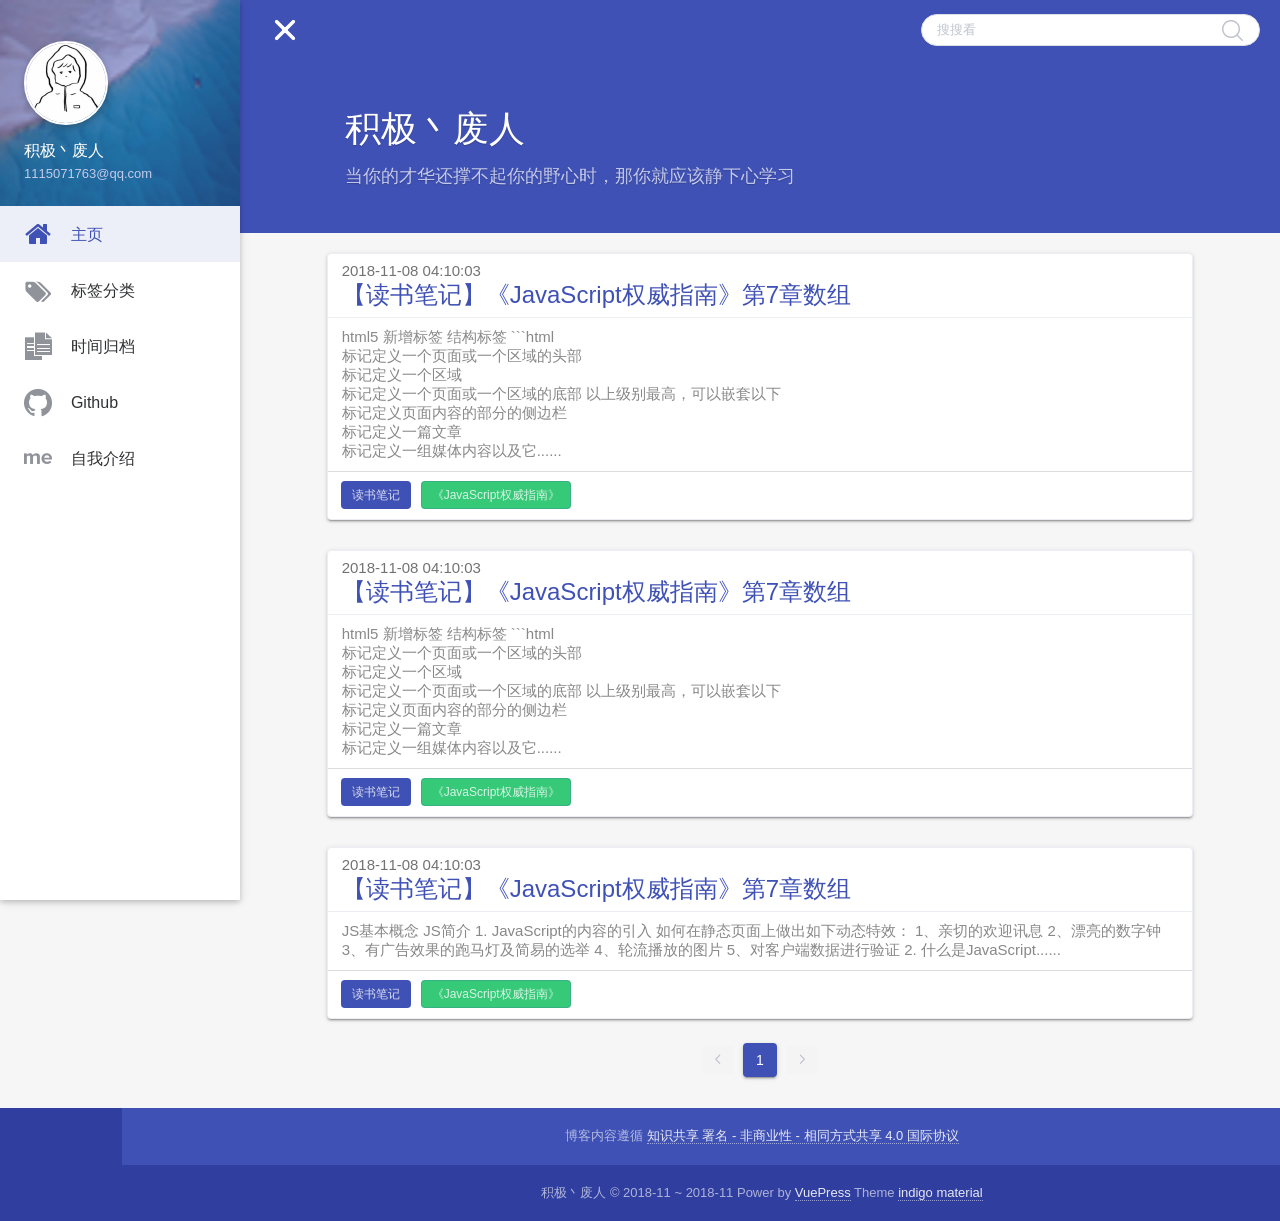
<file: index.html>
<!DOCTYPE html>
<html lang="zh-CN">
  <head>
    <meta charset="utf-8" />
    <meta
      name="viewport"
      content="width=device-width, initial-scale=1, maximum-scale=1, user-scalable=no, minimal-ui"
    />
    <title>积极丶废人</title>
    <meta name="description" content="当你的才华还撑不起你的野心时，那你就应该静下心学习" />
    <meta property="og:type" content="website" />
    <meta property="og:title" content="积极丶废人" />
    <meta property="og:site_name" content="积极丶废人" />
    <meta property="og:locale" content="zh-CN" />
    <meta name="twitter:card" content="summary" />
    <meta name="twitter:title" content="积极丶废人" />
    <link rel="shortcut icon" href="/img/favicon.ico">
    
    <link rel="preload" href="/assets/css/0.styles.b18419eb.css" as="style"><link rel="preload" href="/assets/js/app.9a86737b.js" as="script"><link rel="preload" href="/assets/js/1.20733ae8.js" as="script"><link rel="preload" href="/assets/js/14.10cb1472.js" as="script"><link rel="preload" href="/assets/js/5.280d8707.js" as="script"><link rel="preload" href="/assets/js/7.d418f3a5.js" as="script"><link rel="preload" href="/assets/js/9.74c5cb56.js" as="script"><link rel="preload" href="/assets/js/12.bb948427.js" as="script"><link rel="preload" href="/assets/js/13.0595697d.js" as="script"><link rel="preload" href="/assets/js/15.7e6de91b.js" as="script"><link rel="prefetch" href="/assets/js/10.4bbb0869.js"><link rel="prefetch" href="/assets/js/11.55b5b2b9.js"><link rel="prefetch" href="/assets/js/16.b20ac308.js"><link rel="prefetch" href="/assets/js/17.85306fd3.js"><link rel="prefetch" href="/assets/js/18.879f7cd2.js"><link rel="prefetch" href="/assets/js/19.d4e67bdb.js"><link rel="prefetch" href="/assets/js/20.5851ca0d.js"><link rel="prefetch" href="/assets/js/21.9219528f.js"><link rel="prefetch" href="/assets/js/22.f7987122.js"><link rel="prefetch" href="/assets/js/23.86ce02d7.js"><link rel="prefetch" href="/assets/js/24.a524f1c2.js"><link rel="prefetch" href="/assets/js/4.c2047cd8.js"><link rel="prefetch" href="/assets/js/6.e9f6114d.js"><link rel="prefetch" href="/assets/js/8.390195f0.js"><link rel="prefetch" href="/assets/js/vendors~search.b9e4cff6.js">
    <link rel="stylesheet" href="/assets/css/0.styles.b18419eb.css">
  </head>
  <body>
    <div id="loader-wrapper" style="display: none;opacity:0">
      <div id="loader"></div>
      <div class="loader-section section-left"></div>
      <div class="loader-section section-right"></div>
    </div>
    <div id="app" data-server-rendered="true"><div style="height:100%;" data-v-766e6b56><section class="el-container main-container" data-v-766e6b56><aside class="el-aside menu" style="width:auto;" data-v-1328b73c data-v-766e6b56><ul role="menubar" class="menu-wrap el-menu" style="background-color:;" data-v-1328b73c><li data-v-1328b73c><div class="brand-wrap" style="background-image:url(/img/brand.jpg);" data-v-1328b73c><div class="brand" data-v-1328b73c><a href="/" class="avatar waves-effect waves-circle waves-light router-link-exact-active router-link-active" data-v-1328b73c><img src="/img/avatar.jpg" data-v-1328b73c></a> <hgroup class="introduce" data-v-1328b73c><div class="nickname" data-v-1328b73c>积极丶废人</div> <a title="1115071763@qq.com" class="mail" data-v-1328b73c>1115071763@qq.com</a></hgroup></div></div></li> <li role="menuitem" tabindex="-1" class="el-menu-item is-active" style="padding-left:20px;color:#3f51b5;background-color:;" data-v-1328b73c><i class="iconfont icon-home" data-v-1328b73c></i> <span class="item-title" data-v-1328b73c>主页</span></li> <li role="menuitem" tabindex="-1" class="el-menu-item" style="padding-left:20px;color:;background-color:;" data-v-1328b73c><i class="iconfont icon-biaoqian" data-v-1328b73c></i> <span class="item-title" data-v-1328b73c>标签分类</span></li> <li role="menuitem" tabindex="-1" class="el-menu-item" style="padding-left:20px;color:;background-color:;" data-v-1328b73c><i class="iconfont icon-wenzhang" data-v-1328b73c></i> <span class="item-title" data-v-1328b73c>时间归档</span></li> <li role="menuitem" tabindex="-1" class="el-menu-item" style="padding-left:20px;color:;background-color:;" data-v-1328b73c><i class="iconfont icon-github" data-v-1328b73c></i> <span class="item-title" data-v-1328b73c>Github</span></li> <li role="menuitem" tabindex="-1" class="el-menu-item" style="padding-left:20px;color:;background-color:;" data-v-1328b73c><i class="iconfont icon-aboutme" data-v-1328b73c></i> <span class="item-title" data-v-1328b73c>自我介绍</span></li></ul></aside> <section class="el-container container-warp" data-v-766e6b56><header id="topHeader" class="el-header top-header" style="height:60px;padding-left:260px;" data-v-2201c037 data-v-766e6b56><div class="header-warp el-row is-align-middle el-row--flex" data-v-2201c037><div class="el-col el-col-12 el-col-xs-7" data-v-2201c037><div class="el-row is-align-middle el-row--flex" data-v-2201c037><div class="el-col el-col-2" data-v-2201c037><button type="button" class="el-button el-button--primary is-circle" data-v-2201c037><!----><!----><span><i class="iconfont icon-caidan" data-v-2201c037></i></span></button></div></div></div> <div class="el-col el-col-20 el-col-xs-24" data-v-2201c037><div class="grid-content bg-purple-light" data-v-2201c037><div class="el-row is-justify-end is-align-middle el-row--flex" data-v-2201c037><div class="el-col el-col-13 el-col-xs-24 el-col-sm-21 el-col-md-17 el-col-lg-13" data-v-2201c037><div aria-haspopup="listbox" role="combobox" aria-owns="el-autocomplete-6008" class="el-autocomplete search-input" data-v-2201c037><div class="el-input el-input--small el-input--suffix"><!----><input type="text" autocomplete="off" valueKey="value" popperClass="search-popper" placeholder="搜搜看" fetchSuggestions="function () { [native code] }" debounce="300" placement="bottom-start" popperAppendToBody="true" value="" class="el-input__inner"><!----><span class="el-input__suffix"><span class="el-input__suffix-inner"><i class="el-input__icon el-icon-search search-ico" data-v-2201c037></i><!----></span><!----></span><!----></div><div role="region" class="el-autocomplete-suggestion el-popper search-popper" style="width:;display:none;"><div class="el-scrollbar"><div class="el-autocomplete-suggestion__wrap el-scrollbar__wrap el-scrollbar__wrap--hidden-default"><ul class="el-scrollbar__view el-autocomplete-suggestion__list"></ul></div><div class="el-scrollbar__bar is-horizontal"><div class="el-scrollbar__thumb" style="width:0;transform:translateX(0%);ms-transform:translateX(0%);webkit-transform:translateX(0%);"></div></div><div class="el-scrollbar__bar is-vertical"><div class="el-scrollbar__thumb" style="height:0;transform:translateY(0%);ms-transform:translateY(0%);webkit-transform:translateY(0%);"></div></div></div></div></div></div></div></div></div></div></header> <main class="el-main my-main" style="margin-left:240px;" data-v-5af13904 data-v-766e6b56><div class="content-header index-header" data-v-f1164112 data-v-5af13904><div class="container fade-scale in" data-v-f1164112><h1 id="conentHeader" class="title" data-v-f1164112>积极丶废人</h1> <h5 class="subtitle" data-v-f1164112>当你的才华还撑不起你的野心时，那你就应该静下心学习</h5></div></div> <div class="marginTop" data-v-04d026da data-v-5af13904><div class="el-row is-justify-center is-align-middle el-row--flex" data-v-04d026da><div class="post-card el-col el-col-20 el-col-xs-23 el-col-sm-23 el-col-md-23 el-col-lg-20" data-v-04d026da><div class="el-card box-card is-always-shadow" data-v-04d026da><div class="el-card__header"><div data-v-04d026da><p class="post-title-time" data-v-04d026da>2018-11-08 04:10:03</p> <a href="/posts/HTML.html" class="post-title-link" data-v-04d026da>【读书笔记】《JavaScript权威指南》第7章数组</a></div></div><div class="el-card__body"> <div data-v-04d026da><div data-v-04d026da><div class="post-excerpt" data-v-04d026da>  html5     新增标签     结构标签    ```html  <header> 标记定义一个页面或一个区域的头部  <section> 标记定义一个区域  <footer> 标记定义一个页面或一个区域的底部  以上级别最高，可以嵌套以下  <aside> 标记定义页面内容的部分的侧边栏  <article> 标记定义一篇文章  <figure> 标记定义一组媒体内容以及它......</div></div> <div class="post-footer" data-v-04d026da><span class="el-tag el-tag--medium is-hit" data-v-04d026da>读书笔记</span><span class="el-tag el-tag--medium is-hit" data-v-04d026da>《JavaScript权威指南》</span></div></div></div></div></div></div><div class="el-row is-justify-center is-align-middle el-row--flex" data-v-04d026da><div class="post-card el-col el-col-20 el-col-xs-23 el-col-sm-23 el-col-md-23 el-col-lg-20" data-v-04d026da><div class="el-card box-card is-always-shadow" data-v-04d026da><div class="el-card__header"><div data-v-04d026da><p class="post-title-time" data-v-04d026da>2018-11-08 04:10:03</p> <a href="/posts/HTML%20-%20%E5%89%AF%E6%9C%AC.html" class="post-title-link" data-v-04d026da>【读书笔记】《JavaScript权威指南》第7章数组</a></div></div><div class="el-card__body"> <div data-v-04d026da><div data-v-04d026da><div class="post-excerpt" data-v-04d026da>  html5     新增标签     结构标签    ```html  <header> 标记定义一个页面或一个区域的头部  <section> 标记定义一个区域  <footer> 标记定义一个页面或一个区域的底部  以上级别最高，可以嵌套以下  <aside> 标记定义页面内容的部分的侧边栏  <article> 标记定义一篇文章  <figure> 标记定义一组媒体内容以及它......</div></div> <div class="post-footer" data-v-04d026da><span class="el-tag el-tag--medium is-hit" data-v-04d026da>读书笔记</span><span class="el-tag el-tag--medium is-hit" data-v-04d026da>《JavaScript权威指南》</span></div></div></div></div></div></div><div class="el-row is-justify-center is-align-middle el-row--flex" data-v-04d026da><div class="post-card el-col el-col-20 el-col-xs-23 el-col-sm-23 el-col-md-23 el-col-lg-20" data-v-04d026da><div class="el-card box-card is-always-shadow" data-v-04d026da><div class="el-card__header"><div data-v-04d026da><p class="post-title-time" data-v-04d026da>2018-11-08 04:10:03</p> <a href="/posts/JS%E7%9F%A5%E8%AF%86%E4%BD%93%E7%B3%BB.html" class="post-title-link" data-v-04d026da>【读书笔记】《JavaScript权威指南》第7章数组</a></div></div><div class="el-card__body"> <div data-v-04d026da><div data-v-04d026da><div class="post-excerpt" data-v-04d026da>  JS基本概念     JS简介    1. JavaScript的内容的引入     		如何在静态页面上做出如下动态特效：        	  	1、亲切的欢迎讯息         	 	2、漂亮的数字钟         	 	3、有广告效果的跑马灯及简易的选举         		 4、轮流播放的图片         		 5、对客户端数据进行验证  2. 什么是JavaScript......</div></div> <div class="post-footer" data-v-04d026da><span class="el-tag el-tag--medium is-hit" data-v-04d026da>读书笔记</span><span class="el-tag el-tag--medium is-hit" data-v-04d026da>《JavaScript权威指南》</span></div></div></div></div></div></div> <div class="pagination-wrap el-row is-justify-center is-align-middle el-row--flex" data-v-04d026da><div class="el-col el-col-16 el-col-xs-24 el-col-sm-20 el-col-md-18 el-col-lg-16" data-v-04d026da><div class="pagination el-pagination is-background" data-v-04d026da><button type="button" disabled="disabled" class="btn-prev"><i class="el-icon el-icon-arrow-left"></i></button><ul class="el-pager"><li class="number active">1</li><!----><!----><!----></ul><button type="button" disabled="disabled" class="btn-next"><i class="el-icon el-icon-arrow-right"></i></button></div></div></div></div></main></section> <button type="button" class="el-button gotop-btn el-button--primary is-circle" data-v-75622791 data-v-766e6b56><!----><!----><span><i class="el-icon-arrow-up" data-v-75622791></i></span></button></section> <footer class="el-footer container-footer" style="height:60px;" data-v-d22517d6 data-v-766e6b56><div class="footer-warp el-row is-justify-center is-align-center el-row--flex footerMargin" data-v-d22517d6><div class="footer-top el-col el-col-24" data-v-d22517d6><p class="ellipsis" data-v-d22517d6><span data-v-d22517d6>
          博客内容遵循
          <a rel="license" href="https://creativecommons.org/licenses/by-nc-sa/4.0/deed.zh" data-v-d22517d6>知识共享 署名 - 非商业性 - 相同方式共享 4.0 国际协议</a></span></p></div> <div class="footer-bottom el-col el-col-24" data-v-d22517d6><p class="ellipsis" data-v-d22517d6><span data-v-d22517d6><span data-v-d22517d6>
            积极丶废人 © 2018-11 ~ 2018-11
          </span></span> <span data-v-d22517d6>
          Power by
          <a href="https://vuepress.vuejs.org/zh/" target="_blank" data-v-d22517d6>VuePress</a> Theme
          <a href="https://github.com/zhhlwd/vuepress-theme-indigo-material" target="_blank" data-v-d22517d6>indigo material</a></span></p></div></div></footer> <div class="overlay" data-v-766e6b56></div></div><div class="global-ui"></div></div>
    <script src="/assets/js/app.9a86737b.js" defer></script><script src="/assets/js/1.20733ae8.js" defer></script><script src="/assets/js/14.10cb1472.js" defer></script><script src="/assets/js/5.280d8707.js" defer></script><script src="/assets/js/7.d418f3a5.js" defer></script><script src="/assets/js/9.74c5cb56.js" defer></script><script src="/assets/js/12.bb948427.js" defer></script><script src="/assets/js/13.0595697d.js" defer></script><script src="/assets/js/15.7e6de91b.js" defer></script>
  </body>
</html>
</file>
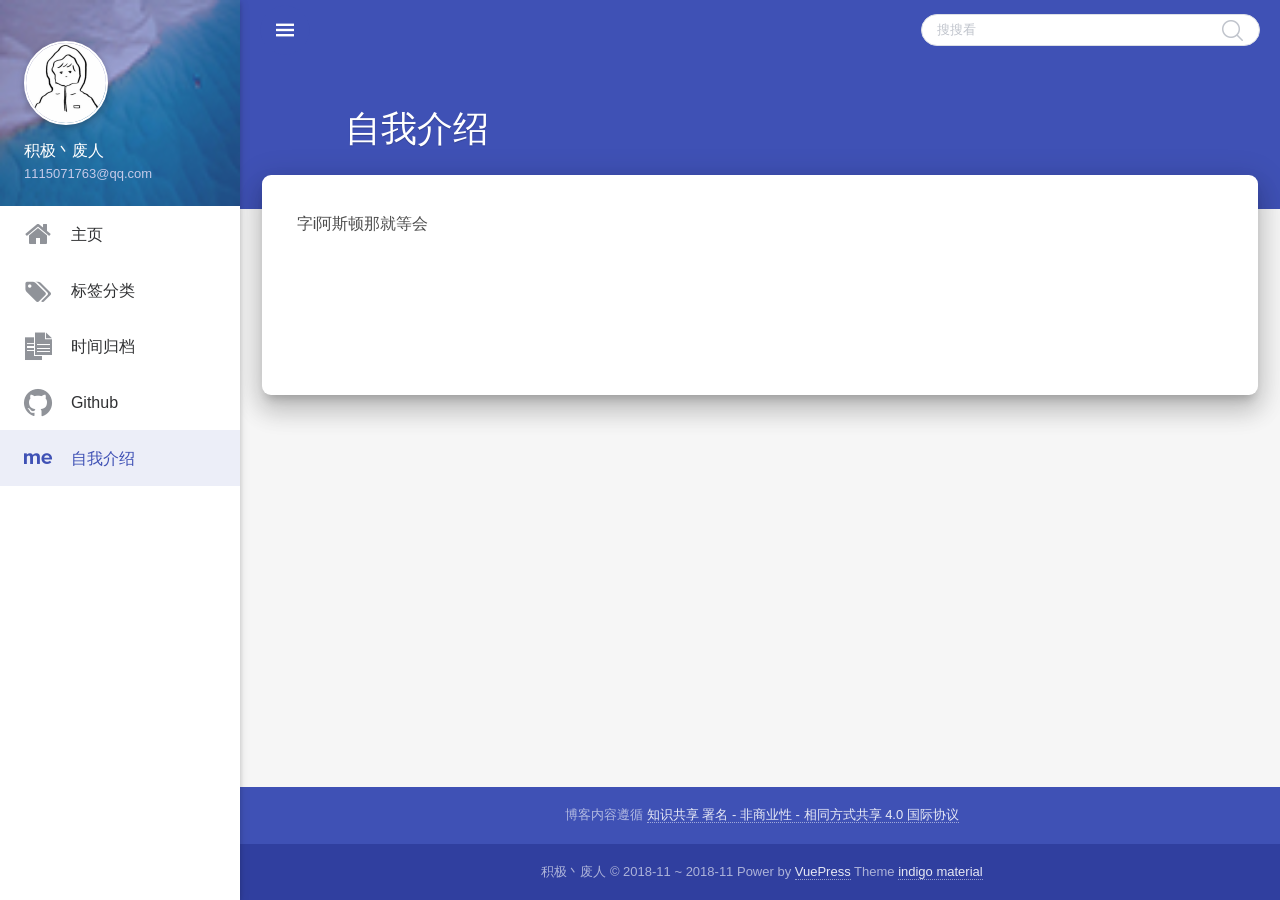
<file: about/index.html>
<!DOCTYPE html>
<html lang="zh-CN">
  <head>
    <meta charset="utf-8" />
    <meta
      name="viewport"
      content="width=device-width, initial-scale=1, maximum-scale=1, user-scalable=no, minimal-ui"
    />
    <title>积极丶废人</title>
    <meta name="description" content="当你的才华还撑不起你的野心时，那你就应该静下心学习" />
    <meta property="og:type" content="website" />
    <meta property="og:title" content="积极丶废人" />
    <meta property="og:site_name" content="积极丶废人" />
    <meta property="og:locale" content="zh-CN" />
    <meta name="twitter:card" content="summary" />
    <meta name="twitter:title" content="积极丶废人" />
    <link rel="shortcut icon" href="/img/favicon.ico">
    
    <link rel="preload" href="/assets/css/0.styles.b18419eb.css" as="style"><link rel="preload" href="/assets/js/app.9a86737b.js" as="script"><link rel="preload" href="/assets/js/1.20733ae8.js" as="script"><link rel="preload" href="/assets/js/14.10cb1472.js" as="script"><link rel="preload" href="/assets/js/5.280d8707.js" as="script"><link rel="preload" href="/assets/js/7.d418f3a5.js" as="script"><link rel="preload" href="/assets/js/9.74c5cb56.js" as="script"><link rel="preload" href="/assets/js/10.4bbb0869.js" as="script"><link rel="preload" href="/assets/js/17.85306fd3.js" as="script"><link rel="preload" href="/assets/js/13.0595697d.js" as="script"><link rel="preload" href="/assets/js/15.7e6de91b.js" as="script"><link rel="prefetch" href="/assets/js/11.55b5b2b9.js"><link rel="prefetch" href="/assets/js/12.bb948427.js"><link rel="prefetch" href="/assets/js/16.b20ac308.js"><link rel="prefetch" href="/assets/js/18.879f7cd2.js"><link rel="prefetch" href="/assets/js/19.d4e67bdb.js"><link rel="prefetch" href="/assets/js/20.5851ca0d.js"><link rel="prefetch" href="/assets/js/21.9219528f.js"><link rel="prefetch" href="/assets/js/22.f7987122.js"><link rel="prefetch" href="/assets/js/23.86ce02d7.js"><link rel="prefetch" href="/assets/js/24.a524f1c2.js"><link rel="prefetch" href="/assets/js/4.c2047cd8.js"><link rel="prefetch" href="/assets/js/6.e9f6114d.js"><link rel="prefetch" href="/assets/js/8.390195f0.js"><link rel="prefetch" href="/assets/js/vendors~search.b9e4cff6.js">
    <link rel="stylesheet" href="/assets/css/0.styles.b18419eb.css">
  </head>
  <body>
    <div id="loader-wrapper" style="display: none;opacity:0">
      <div id="loader"></div>
      <div class="loader-section section-left"></div>
      <div class="loader-section section-right"></div>
    </div>
    <div id="app" data-server-rendered="true"><div style="height:100%;" data-v-766e6b56><section class="el-container main-container" data-v-766e6b56><aside class="el-aside menu" style="width:auto;" data-v-1328b73c data-v-766e6b56><ul role="menubar" class="menu-wrap el-menu" style="background-color:;" data-v-1328b73c><li data-v-1328b73c><div class="brand-wrap" style="background-image:url(/img/brand.jpg);" data-v-1328b73c><div class="brand" data-v-1328b73c><a href="/" class="avatar waves-effect waves-circle waves-light router-link-active" data-v-1328b73c><img src="/img/avatar.jpg" data-v-1328b73c></a> <hgroup class="introduce" data-v-1328b73c><div class="nickname" data-v-1328b73c>积极丶废人</div> <a title="1115071763@qq.com" class="mail" data-v-1328b73c>1115071763@qq.com</a></hgroup></div></div></li> <li role="menuitem" tabindex="-1" class="el-menu-item" style="padding-left:20px;color:;background-color:;" data-v-1328b73c><i class="iconfont icon-home" data-v-1328b73c></i> <span class="item-title" data-v-1328b73c>主页</span></li> <li role="menuitem" tabindex="-1" class="el-menu-item" style="padding-left:20px;color:;background-color:;" data-v-1328b73c><i class="iconfont icon-biaoqian" data-v-1328b73c></i> <span class="item-title" data-v-1328b73c>标签分类</span></li> <li role="menuitem" tabindex="-1" class="el-menu-item" style="padding-left:20px;color:;background-color:;" data-v-1328b73c><i class="iconfont icon-wenzhang" data-v-1328b73c></i> <span class="item-title" data-v-1328b73c>时间归档</span></li> <li role="menuitem" tabindex="-1" class="el-menu-item" style="padding-left:20px;color:;background-color:;" data-v-1328b73c><i class="iconfont icon-github" data-v-1328b73c></i> <span class="item-title" data-v-1328b73c>Github</span></li> <li role="menuitem" tabindex="-1" class="el-menu-item is-active" style="padding-left:20px;color:#3f51b5;background-color:;" data-v-1328b73c><i class="iconfont icon-aboutme" data-v-1328b73c></i> <span class="item-title" data-v-1328b73c>自我介绍</span></li></ul></aside> <section class="el-container container-warp" data-v-766e6b56><header id="topHeader" class="el-header top-header" style="height:60px;padding-left:260px;" data-v-2201c037 data-v-766e6b56><div class="header-warp el-row is-align-middle el-row--flex" data-v-2201c037><div class="el-col el-col-12 el-col-xs-7" data-v-2201c037><div class="el-row is-align-middle el-row--flex" data-v-2201c037><div class="el-col el-col-2" data-v-2201c037><button type="button" class="el-button el-button--primary is-circle" data-v-2201c037><!----><!----><span><i class="iconfont icon-caidan" data-v-2201c037></i></span></button></div></div></div> <div class="el-col el-col-20 el-col-xs-24" data-v-2201c037><div class="grid-content bg-purple-light" data-v-2201c037><div class="el-row is-justify-end is-align-middle el-row--flex" data-v-2201c037><div class="el-col el-col-13 el-col-xs-24 el-col-sm-21 el-col-md-17 el-col-lg-13" data-v-2201c037><div aria-haspopup="listbox" role="combobox" aria-owns="el-autocomplete-8073" class="el-autocomplete search-input" data-v-2201c037><div class="el-input el-input--small el-input--suffix"><!----><input type="text" autocomplete="off" valueKey="value" popperClass="search-popper" placeholder="搜搜看" fetchSuggestions="function () { [native code] }" debounce="300" placement="bottom-start" popperAppendToBody="true" value="" class="el-input__inner"><!----><span class="el-input__suffix"><span class="el-input__suffix-inner"><i class="el-input__icon el-icon-search search-ico" data-v-2201c037></i><!----></span><!----></span><!----></div><div role="region" class="el-autocomplete-suggestion el-popper search-popper" style="width:;display:none;"><div class="el-scrollbar"><div class="el-autocomplete-suggestion__wrap el-scrollbar__wrap el-scrollbar__wrap--hidden-default"><ul class="el-scrollbar__view el-autocomplete-suggestion__list"></ul></div><div class="el-scrollbar__bar is-horizontal"><div class="el-scrollbar__thumb" style="width:0;transform:translateX(0%);ms-transform:translateX(0%);webkit-transform:translateX(0%);"></div></div><div class="el-scrollbar__bar is-vertical"><div class="el-scrollbar__thumb" style="height:0;transform:translateY(0%);ms-transform:translateY(0%);webkit-transform:translateY(0%);"></div></div></div></div></div></div></div></div></div></div></header> <main class="el-main my-main" style="margin-left:240px;" data-v-5af13904 data-v-766e6b56><div class="content-header index-header" data-v-f1164112 data-v-5af13904><div class="container fade-scale in" data-v-f1164112><h1 id="conentHeader" class="title" data-v-f1164112>自我介绍</h1> <h5 class="subtitle" data-v-f1164112></h5></div></div> <div class="post-content el-row is-justify-center el-row--flex" data-v-27783920 data-v-5af13904><div id="post-card" class="post-card el-col el-col-24 el-col-xs-24 el-col-sm-23 el-col-md-23 el-col-lg-23" data-v-27783920><div class="content default" data-v-27783920><p>字i阿斯顿那就等会</p></div> <span id="footerPost" data-v-27783920></span></div></div></main></section> <button type="button" class="el-button gotop-btn el-button--primary is-circle" data-v-75622791 data-v-766e6b56><!----><!----><span><i class="el-icon-arrow-up" data-v-75622791></i></span></button></section> <footer class="el-footer container-footer" style="height:60px;" data-v-d22517d6 data-v-766e6b56><div class="footer-warp el-row is-justify-center is-align-center el-row--flex footerMargin" data-v-d22517d6><div class="footer-top el-col el-col-24" data-v-d22517d6><p class="ellipsis" data-v-d22517d6><span data-v-d22517d6>
          博客内容遵循
          <a rel="license" href="https://creativecommons.org/licenses/by-nc-sa/4.0/deed.zh" data-v-d22517d6>知识共享 署名 - 非商业性 - 相同方式共享 4.0 国际协议</a></span></p></div> <div class="footer-bottom el-col el-col-24" data-v-d22517d6><p class="ellipsis" data-v-d22517d6><span data-v-d22517d6><span data-v-d22517d6>
            积极丶废人 © 2018-11 ~ 2018-11
          </span></span> <span data-v-d22517d6>
          Power by
          <a href="https://vuepress.vuejs.org/zh/" target="_blank" data-v-d22517d6>VuePress</a> Theme
          <a href="https://github.com/zhhlwd/vuepress-theme-indigo-material" target="_blank" data-v-d22517d6>indigo material</a></span></p></div></div></footer> <div class="overlay" data-v-766e6b56></div></div><div class="global-ui"></div></div>
    <script src="/assets/js/app.9a86737b.js" defer></script><script src="/assets/js/1.20733ae8.js" defer></script><script src="/assets/js/14.10cb1472.js" defer></script><script src="/assets/js/5.280d8707.js" defer></script><script src="/assets/js/7.d418f3a5.js" defer></script><script src="/assets/js/9.74c5cb56.js" defer></script><script src="/assets/js/10.4bbb0869.js" defer></script><script src="/assets/js/17.85306fd3.js" defer></script><script src="/assets/js/13.0595697d.js" defer></script><script src="/assets/js/15.7e6de91b.js" defer></script>
  </body>
</html>
</file>
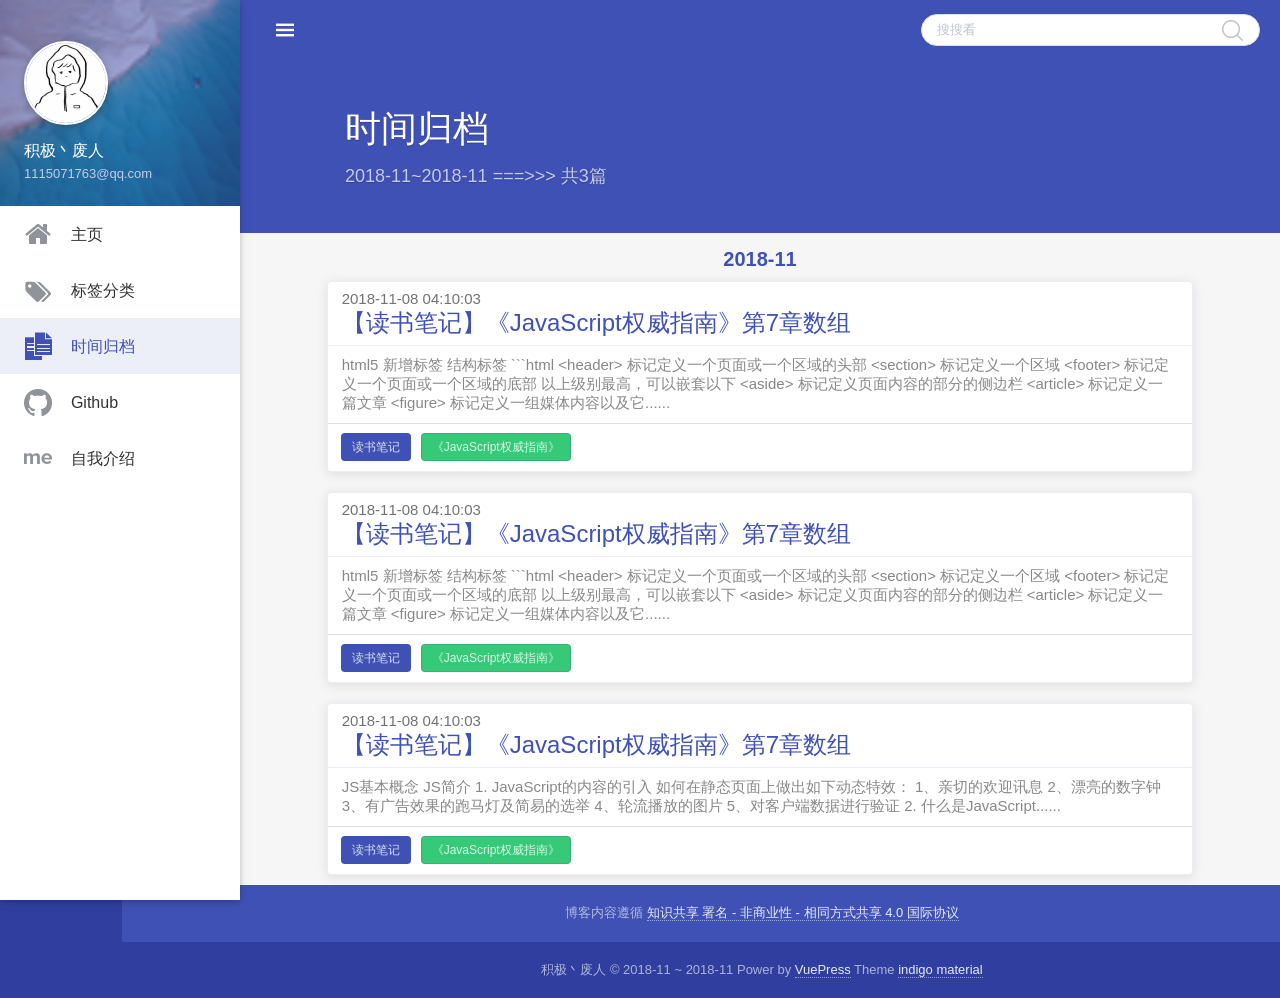
<file: all/index.html>
<!DOCTYPE html>
<html lang="zh-CN">
  <head>
    <meta charset="utf-8" />
    <meta
      name="viewport"
      content="width=device-width, initial-scale=1, maximum-scale=1, user-scalable=no, minimal-ui"
    />
    <title>积极丶废人</title>
    <meta name="description" content="当你的才华还撑不起你的野心时，那你就应该静下心学习" />
    <meta property="og:type" content="website" />
    <meta property="og:title" content="积极丶废人" />
    <meta property="og:site_name" content="积极丶废人" />
    <meta property="og:locale" content="zh-CN" />
    <meta name="twitter:card" content="summary" />
    <meta name="twitter:title" content="积极丶废人" />
    <link rel="shortcut icon" href="/img/favicon.ico">
    
    <link rel="preload" href="/assets/css/0.styles.b18419eb.css" as="style"><link rel="preload" href="/assets/js/app.9a86737b.js" as="script"><link rel="preload" href="/assets/js/1.20733ae8.js" as="script"><link rel="preload" href="/assets/js/14.10cb1472.js" as="script"><link rel="preload" href="/assets/js/5.280d8707.js" as="script"><link rel="preload" href="/assets/js/7.d418f3a5.js" as="script"><link rel="preload" href="/assets/js/9.74c5cb56.js" as="script"><link rel="preload" href="/assets/js/11.55b5b2b9.js" as="script"><link rel="preload" href="/assets/js/13.0595697d.js" as="script"><link rel="preload" href="/assets/js/15.7e6de91b.js" as="script"><link rel="prefetch" href="/assets/js/10.4bbb0869.js"><link rel="prefetch" href="/assets/js/12.bb948427.js"><link rel="prefetch" href="/assets/js/16.b20ac308.js"><link rel="prefetch" href="/assets/js/17.85306fd3.js"><link rel="prefetch" href="/assets/js/18.879f7cd2.js"><link rel="prefetch" href="/assets/js/19.d4e67bdb.js"><link rel="prefetch" href="/assets/js/20.5851ca0d.js"><link rel="prefetch" href="/assets/js/21.9219528f.js"><link rel="prefetch" href="/assets/js/22.f7987122.js"><link rel="prefetch" href="/assets/js/23.86ce02d7.js"><link rel="prefetch" href="/assets/js/24.a524f1c2.js"><link rel="prefetch" href="/assets/js/4.c2047cd8.js"><link rel="prefetch" href="/assets/js/6.e9f6114d.js"><link rel="prefetch" href="/assets/js/8.390195f0.js"><link rel="prefetch" href="/assets/js/vendors~search.b9e4cff6.js">
    <link rel="stylesheet" href="/assets/css/0.styles.b18419eb.css">
  </head>
  <body>
    <div id="loader-wrapper" style="display: none;opacity:0">
      <div id="loader"></div>
      <div class="loader-section section-left"></div>
      <div class="loader-section section-right"></div>
    </div>
    <div id="app" data-server-rendered="true"><div style="height:100%;" data-v-766e6b56><section class="el-container main-container" data-v-766e6b56><aside class="el-aside menu" style="width:auto;" data-v-1328b73c data-v-766e6b56><ul role="menubar" class="menu-wrap el-menu" style="background-color:;" data-v-1328b73c><li data-v-1328b73c><div class="brand-wrap" style="background-image:url(/img/brand.jpg);" data-v-1328b73c><div class="brand" data-v-1328b73c><a href="/" class="avatar waves-effect waves-circle waves-light router-link-active" data-v-1328b73c><img src="/img/avatar.jpg" data-v-1328b73c></a> <hgroup class="introduce" data-v-1328b73c><div class="nickname" data-v-1328b73c>积极丶废人</div> <a title="1115071763@qq.com" class="mail" data-v-1328b73c>1115071763@qq.com</a></hgroup></div></div></li> <li role="menuitem" tabindex="-1" class="el-menu-item" style="padding-left:20px;color:;background-color:;" data-v-1328b73c><i class="iconfont icon-home" data-v-1328b73c></i> <span class="item-title" data-v-1328b73c>主页</span></li> <li role="menuitem" tabindex="-1" class="el-menu-item" style="padding-left:20px;color:;background-color:;" data-v-1328b73c><i class="iconfont icon-biaoqian" data-v-1328b73c></i> <span class="item-title" data-v-1328b73c>标签分类</span></li> <li role="menuitem" tabindex="-1" class="el-menu-item is-active" style="padding-left:20px;color:#3f51b5;background-color:;" data-v-1328b73c><i class="iconfont icon-wenzhang" data-v-1328b73c></i> <span class="item-title" data-v-1328b73c>时间归档</span></li> <li role="menuitem" tabindex="-1" class="el-menu-item" style="padding-left:20px;color:;background-color:;" data-v-1328b73c><i class="iconfont icon-github" data-v-1328b73c></i> <span class="item-title" data-v-1328b73c>Github</span></li> <li role="menuitem" tabindex="-1" class="el-menu-item" style="padding-left:20px;color:;background-color:;" data-v-1328b73c><i class="iconfont icon-aboutme" data-v-1328b73c></i> <span class="item-title" data-v-1328b73c>自我介绍</span></li></ul></aside> <section class="el-container container-warp" data-v-766e6b56><header id="topHeader" class="el-header top-header" style="height:60px;padding-left:260px;" data-v-2201c037 data-v-766e6b56><div class="header-warp el-row is-align-middle el-row--flex" data-v-2201c037><div class="el-col el-col-12 el-col-xs-7" data-v-2201c037><div class="el-row is-align-middle el-row--flex" data-v-2201c037><div class="el-col el-col-2" data-v-2201c037><button type="button" class="el-button el-button--primary is-circle" data-v-2201c037><!----><!----><span><i class="iconfont icon-caidan" data-v-2201c037></i></span></button></div></div></div> <div class="el-col el-col-20 el-col-xs-24" data-v-2201c037><div class="grid-content bg-purple-light" data-v-2201c037><div class="el-row is-justify-end is-align-middle el-row--flex" data-v-2201c037><div class="el-col el-col-13 el-col-xs-24 el-col-sm-21 el-col-md-17 el-col-lg-13" data-v-2201c037><div aria-haspopup="listbox" role="combobox" aria-owns="el-autocomplete-8500" class="el-autocomplete search-input" data-v-2201c037><div class="el-input el-input--small el-input--suffix"><!----><input type="text" autocomplete="off" valueKey="value" popperClass="search-popper" placeholder="搜搜看" fetchSuggestions="function () { [native code] }" debounce="300" placement="bottom-start" popperAppendToBody="true" value="" class="el-input__inner"><!----><span class="el-input__suffix"><span class="el-input__suffix-inner"><i class="el-input__icon el-icon-search search-ico" data-v-2201c037></i><!----></span><!----></span><!----></div><div role="region" class="el-autocomplete-suggestion el-popper search-popper" style="width:;display:none;"><div class="el-scrollbar"><div class="el-autocomplete-suggestion__wrap el-scrollbar__wrap el-scrollbar__wrap--hidden-default"><ul class="el-scrollbar__view el-autocomplete-suggestion__list"></ul></div><div class="el-scrollbar__bar is-horizontal"><div class="el-scrollbar__thumb" style="width:0;transform:translateX(0%);ms-transform:translateX(0%);webkit-transform:translateX(0%);"></div></div><div class="el-scrollbar__bar is-vertical"><div class="el-scrollbar__thumb" style="height:0;transform:translateY(0%);ms-transform:translateY(0%);webkit-transform:translateY(0%);"></div></div></div></div></div></div></div></div></div></div></header> <main class="el-main my-main" style="margin-left:240px;" data-v-5af13904 data-v-766e6b56><div class="content-header index-header" data-v-f1164112 data-v-5af13904><div class="container fade-scale in" data-v-f1164112><h1 id="conentHeader" class="title" data-v-f1164112>时间归档</h1> <h5 class="subtitle" data-v-f1164112></h5></div></div> <div class="all-warp" data-v-f41b84c4 data-v-5af13904><div data-v-f41b84c4><h3 data-v-f41b84c4>2018-11</h3> <div class="post-warp el-row is-justify-center is-align-middle el-row--flex" data-v-f41b84c4><!----><div class="post post-card el-col el-col-20 el-col-xs-23 el-col-sm-23 el-col-md-23 el-col-lg-20" data-v-f41b84c4><div class="el-card box-card is-always-shadow" data-v-f41b84c4><div class="el-card__header"><div data-v-f41b84c4><p class="post-title-time" data-v-f41b84c4>2018-11-08 04:10:03</p> <a href="/posts/HTML.html" class="post-title-link" data-v-f41b84c4>【读书笔记】《JavaScript权威指南》第7章数组</a></div></div><div class="el-card__body"> <div data-v-f41b84c4><div data-v-f41b84c4><div class="post-excerpt" data-v-f41b84c4>  html5     新增标签     结构标签    ```html  &lt;header&gt; 标记定义一个页面或一个区域的头部  &lt;section&gt; 标记定义一个区域  &lt;footer&gt; 标记定义一个页面或一个区域的底部  以上级别最高，可以嵌套以下  &lt;aside&gt; 标记定义页面内容的部分的侧边栏  &lt;article&gt; 标记定义一篇文章  &lt;figure&gt; 标记定义一组媒体内容以及它......</div></div> <div class="post-footer" data-v-f41b84c4><span class="el-tag el-tag--medium is-hit" data-v-f41b84c4>读书笔记</span><span class="el-tag el-tag--medium is-hit" data-v-f41b84c4>《JavaScript权威指南》</span></div></div></div></div></div><div class="post post-card el-col el-col-20 el-col-xs-23 el-col-sm-23 el-col-md-23 el-col-lg-20" data-v-f41b84c4><div class="el-card box-card is-always-shadow" data-v-f41b84c4><div class="el-card__header"><div data-v-f41b84c4><p class="post-title-time" data-v-f41b84c4>2018-11-08 04:10:03</p> <a href="/posts/HTML%20-%20%E5%89%AF%E6%9C%AC.html" class="post-title-link" data-v-f41b84c4>【读书笔记】《JavaScript权威指南》第7章数组</a></div></div><div class="el-card__body"> <div data-v-f41b84c4><div data-v-f41b84c4><div class="post-excerpt" data-v-f41b84c4>  html5     新增标签     结构标签    ```html  &lt;header&gt; 标记定义一个页面或一个区域的头部  &lt;section&gt; 标记定义一个区域  &lt;footer&gt; 标记定义一个页面或一个区域的底部  以上级别最高，可以嵌套以下  &lt;aside&gt; 标记定义页面内容的部分的侧边栏  &lt;article&gt; 标记定义一篇文章  &lt;figure&gt; 标记定义一组媒体内容以及它......</div></div> <div class="post-footer" data-v-f41b84c4><span class="el-tag el-tag--medium is-hit" data-v-f41b84c4>读书笔记</span><span class="el-tag el-tag--medium is-hit" data-v-f41b84c4>《JavaScript权威指南》</span></div></div></div></div></div><div class="post post-card el-col el-col-20 el-col-xs-23 el-col-sm-23 el-col-md-23 el-col-lg-20" data-v-f41b84c4><div class="el-card box-card is-always-shadow" data-v-f41b84c4><div class="el-card__header"><div data-v-f41b84c4><p class="post-title-time" data-v-f41b84c4>2018-11-08 04:10:03</p> <a href="/posts/JS%E7%9F%A5%E8%AF%86%E4%BD%93%E7%B3%BB.html" class="post-title-link" data-v-f41b84c4>【读书笔记】《JavaScript权威指南》第7章数组</a></div></div><div class="el-card__body"> <div data-v-f41b84c4><div data-v-f41b84c4><div class="post-excerpt" data-v-f41b84c4>  JS基本概念     JS简介    1. JavaScript的内容的引入     		如何在静态页面上做出如下动态特效：        	  	1、亲切的欢迎讯息         	 	2、漂亮的数字钟         	 	3、有广告效果的跑马灯及简易的选举         		 4、轮流播放的图片         		 5、对客户端数据进行验证  2. 什么是JavaScript......</div></div> <div class="post-footer" data-v-f41b84c4><span class="el-tag el-tag--medium is-hit" data-v-f41b84c4>读书笔记</span><span class="el-tag el-tag--medium is-hit" data-v-f41b84c4>《JavaScript权威指南》</span></div></div></div></div></div></div></div></div></main></section> <button type="button" class="el-button gotop-btn el-button--primary is-circle" data-v-75622791 data-v-766e6b56><!----><!----><span><i class="el-icon-arrow-up" data-v-75622791></i></span></button></section> <footer class="el-footer container-footer" style="height:60px;" data-v-d22517d6 data-v-766e6b56><div class="footer-warp el-row is-justify-center is-align-center el-row--flex footerMargin" data-v-d22517d6><div class="footer-top el-col el-col-24" data-v-d22517d6><p class="ellipsis" data-v-d22517d6><span data-v-d22517d6>
          博客内容遵循
          <a rel="license" href="https://creativecommons.org/licenses/by-nc-sa/4.0/deed.zh" data-v-d22517d6>知识共享 署名 - 非商业性 - 相同方式共享 4.0 国际协议</a></span></p></div> <div class="footer-bottom el-col el-col-24" data-v-d22517d6><p class="ellipsis" data-v-d22517d6><span data-v-d22517d6><span data-v-d22517d6>
            积极丶废人 © 2018-11 ~ 2018-11
          </span></span> <span data-v-d22517d6>
          Power by
          <a href="https://vuepress.vuejs.org/zh/" target="_blank" data-v-d22517d6>VuePress</a> Theme
          <a href="https://github.com/zhhlwd/vuepress-theme-indigo-material" target="_blank" data-v-d22517d6>indigo material</a></span></p></div></div></footer> <div class="overlay" data-v-766e6b56></div></div><div class="global-ui"></div></div>
    <script src="/assets/js/app.9a86737b.js" defer></script><script src="/assets/js/1.20733ae8.js" defer></script><script src="/assets/js/14.10cb1472.js" defer></script><script src="/assets/js/5.280d8707.js" defer></script><script src="/assets/js/7.d418f3a5.js" defer></script><script src="/assets/js/9.74c5cb56.js" defer></script><script src="/assets/js/11.55b5b2b9.js" defer></script><script src="/assets/js/13.0595697d.js" defer></script><script src="/assets/js/15.7e6de91b.js" defer></script>
  </body>
</html>
</file>
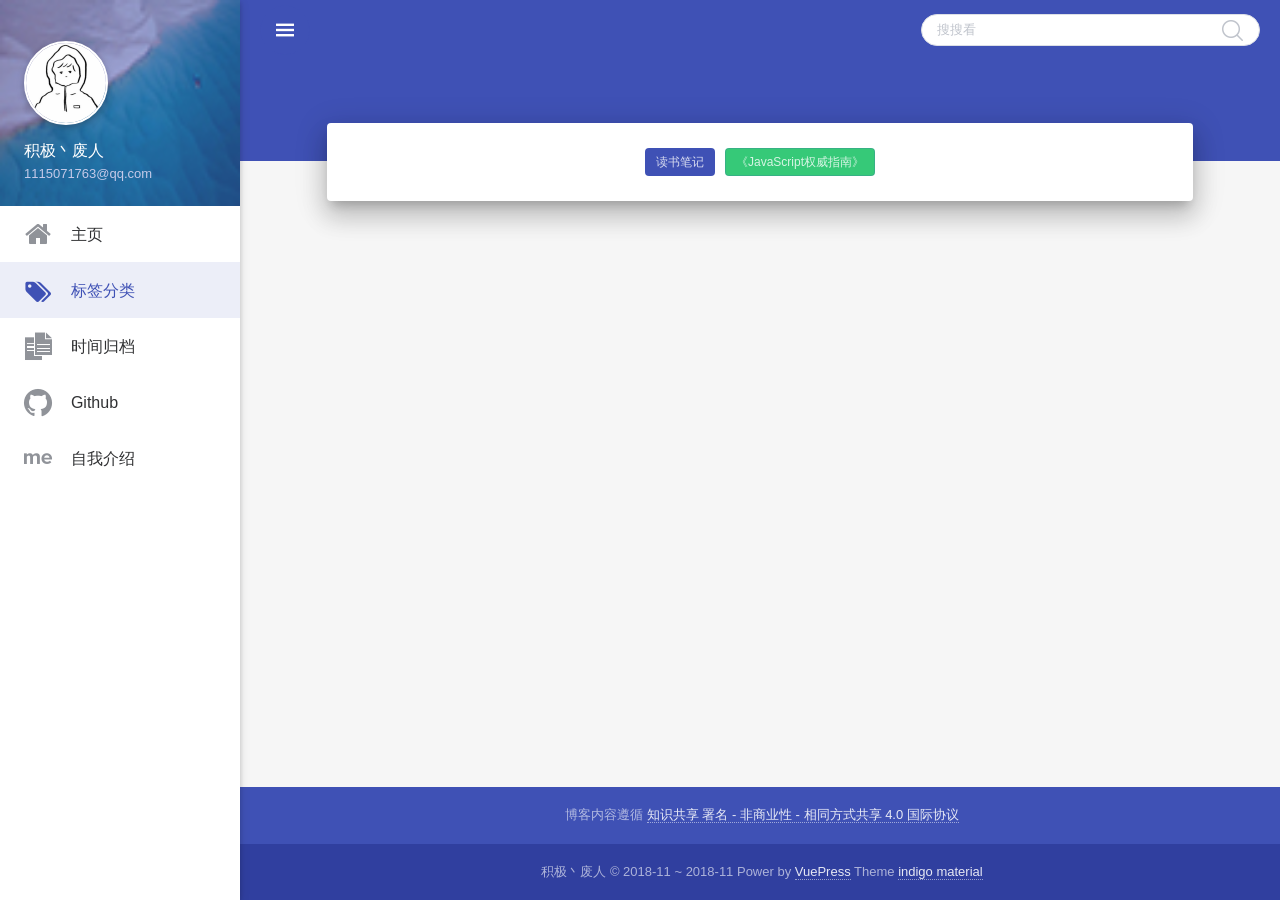
<file: tags/index.html>
<!DOCTYPE html>
<html lang="zh-CN">
  <head>
    <meta charset="utf-8" />
    <meta
      name="viewport"
      content="width=device-width, initial-scale=1, maximum-scale=1, user-scalable=no, minimal-ui"
    />
    <title>积极丶废人</title>
    <meta name="description" content="当你的才华还撑不起你的野心时，那你就应该静下心学习" />
    <meta property="og:type" content="website" />
    <meta property="og:title" content="积极丶废人" />
    <meta property="og:site_name" content="积极丶废人" />
    <meta property="og:locale" content="zh-CN" />
    <meta name="twitter:card" content="summary" />
    <meta name="twitter:title" content="积极丶废人" />
    <link rel="shortcut icon" href="/img/favicon.ico">
    
    <link rel="preload" href="/assets/css/0.styles.b18419eb.css" as="style"><link rel="preload" href="/assets/js/app.9a86737b.js" as="script"><link rel="preload" href="/assets/js/1.20733ae8.js" as="script"><link rel="preload" href="/assets/js/14.10cb1472.js" as="script"><link rel="preload" href="/assets/js/5.280d8707.js" as="script"><link rel="preload" href="/assets/js/7.d418f3a5.js" as="script"><link rel="preload" href="/assets/js/9.74c5cb56.js" as="script"><link rel="preload" href="/assets/js/8.390195f0.js" as="script"><link rel="preload" href="/assets/js/13.0595697d.js" as="script"><link rel="preload" href="/assets/js/15.7e6de91b.js" as="script"><link rel="prefetch" href="/assets/js/10.4bbb0869.js"><link rel="prefetch" href="/assets/js/11.55b5b2b9.js"><link rel="prefetch" href="/assets/js/12.bb948427.js"><link rel="prefetch" href="/assets/js/16.b20ac308.js"><link rel="prefetch" href="/assets/js/17.85306fd3.js"><link rel="prefetch" href="/assets/js/18.879f7cd2.js"><link rel="prefetch" href="/assets/js/19.d4e67bdb.js"><link rel="prefetch" href="/assets/js/20.5851ca0d.js"><link rel="prefetch" href="/assets/js/21.9219528f.js"><link rel="prefetch" href="/assets/js/22.f7987122.js"><link rel="prefetch" href="/assets/js/23.86ce02d7.js"><link rel="prefetch" href="/assets/js/24.a524f1c2.js"><link rel="prefetch" href="/assets/js/4.c2047cd8.js"><link rel="prefetch" href="/assets/js/6.e9f6114d.js"><link rel="prefetch" href="/assets/js/vendors~search.b9e4cff6.js">
    <link rel="stylesheet" href="/assets/css/0.styles.b18419eb.css">
  </head>
  <body>
    <div id="loader-wrapper" style="display: none;opacity:0">
      <div id="loader"></div>
      <div class="loader-section section-left"></div>
      <div class="loader-section section-right"></div>
    </div>
    <div id="app" data-server-rendered="true"><div style="height:100%;" data-v-766e6b56><section class="el-container main-container" data-v-766e6b56><aside class="el-aside menu" style="width:auto;" data-v-1328b73c data-v-766e6b56><ul role="menubar" class="menu-wrap el-menu" style="background-color:;" data-v-1328b73c><li data-v-1328b73c><div class="brand-wrap" style="background-image:url(/img/brand.jpg);" data-v-1328b73c><div class="brand" data-v-1328b73c><a href="/" class="avatar waves-effect waves-circle waves-light router-link-active" data-v-1328b73c><img src="/img/avatar.jpg" data-v-1328b73c></a> <hgroup class="introduce" data-v-1328b73c><div class="nickname" data-v-1328b73c>积极丶废人</div> <a title="1115071763@qq.com" class="mail" data-v-1328b73c>1115071763@qq.com</a></hgroup></div></div></li> <li role="menuitem" tabindex="-1" class="el-menu-item" style="padding-left:20px;color:;background-color:;" data-v-1328b73c><i class="iconfont icon-home" data-v-1328b73c></i> <span class="item-title" data-v-1328b73c>主页</span></li> <li role="menuitem" tabindex="-1" class="el-menu-item is-active" style="padding-left:20px;color:#3f51b5;background-color:;" data-v-1328b73c><i class="iconfont icon-biaoqian" data-v-1328b73c></i> <span class="item-title" data-v-1328b73c>标签分类</span></li> <li role="menuitem" tabindex="-1" class="el-menu-item" style="padding-left:20px;color:;background-color:;" data-v-1328b73c><i class="iconfont icon-wenzhang" data-v-1328b73c></i> <span class="item-title" data-v-1328b73c>时间归档</span></li> <li role="menuitem" tabindex="-1" class="el-menu-item" style="padding-left:20px;color:;background-color:;" data-v-1328b73c><i class="iconfont icon-github" data-v-1328b73c></i> <span class="item-title" data-v-1328b73c>Github</span></li> <li role="menuitem" tabindex="-1" class="el-menu-item" style="padding-left:20px;color:;background-color:;" data-v-1328b73c><i class="iconfont icon-aboutme" data-v-1328b73c></i> <span class="item-title" data-v-1328b73c>自我介绍</span></li></ul></aside> <section class="el-container container-warp" data-v-766e6b56><header id="topHeader" class="el-header top-header" style="height:60px;padding-left:260px;" data-v-2201c037 data-v-766e6b56><div class="header-warp el-row is-align-middle el-row--flex" data-v-2201c037><div class="el-col el-col-12 el-col-xs-7" data-v-2201c037><div class="el-row is-align-middle el-row--flex" data-v-2201c037><div class="el-col el-col-2" data-v-2201c037><button type="button" class="el-button el-button--primary is-circle" data-v-2201c037><!----><!----><span><i class="iconfont icon-caidan" data-v-2201c037></i></span></button></div></div></div> <div class="el-col el-col-20 el-col-xs-24" data-v-2201c037><div class="grid-content bg-purple-light" data-v-2201c037><div class="el-row is-justify-end is-align-middle el-row--flex" data-v-2201c037><div class="el-col el-col-13 el-col-xs-24 el-col-sm-21 el-col-md-17 el-col-lg-13" data-v-2201c037><div aria-haspopup="listbox" role="combobox" aria-owns="el-autocomplete-4600" class="el-autocomplete search-input" data-v-2201c037><div class="el-input el-input--small el-input--suffix"><!----><input type="text" autocomplete="off" valueKey="value" popperClass="search-popper" placeholder="搜搜看" fetchSuggestions="function () { [native code] }" debounce="300" placement="bottom-start" popperAppendToBody="true" value="" class="el-input__inner"><!----><span class="el-input__suffix"><span class="el-input__suffix-inner"><i class="el-input__icon el-icon-search search-ico" data-v-2201c037></i><!----></span><!----></span><!----></div><div role="region" class="el-autocomplete-suggestion el-popper search-popper" style="width:;display:none;"><div class="el-scrollbar"><div class="el-autocomplete-suggestion__wrap el-scrollbar__wrap el-scrollbar__wrap--hidden-default"><ul class="el-scrollbar__view el-autocomplete-suggestion__list"></ul></div><div class="el-scrollbar__bar is-horizontal"><div class="el-scrollbar__thumb" style="width:0;transform:translateX(0%);ms-transform:translateX(0%);webkit-transform:translateX(0%);"></div></div><div class="el-scrollbar__bar is-vertical"><div class="el-scrollbar__thumb" style="height:0;transform:translateY(0%);ms-transform:translateY(0%);webkit-transform:translateY(0%);"></div></div></div></div></div></div></div></div></div></div></header> <main class="el-main my-main" style="margin-left:240px;" data-v-5af13904 data-v-766e6b56><div class="content-header index-header" data-v-f1164112 data-v-5af13904><div class="container fade-scale in" data-v-f1164112><h1 id="conentHeader" class="title" data-v-f1164112></h1> <h5 class="subtitle" data-v-f1164112></h5></div></div> <div class="tag-content" data-v-5d0e32ef data-v-5af13904><div class="el-row is-justify-center is-align-center el-row--flex" data-v-5d0e32ef><div class="tag-card el-col el-col-20 el-col-xs-23 el-col-sm-22 el-col-md-22 el-col-lg-20" data-v-5d0e32ef><span class="el-tag el-tag--medium is-hit" data-v-5d0e32ef>读书笔记</span><span class="el-tag el-tag--medium is-hit" data-v-5d0e32ef>《JavaScript权威指南》</span></div></div> <!----></div></main></section> <button type="button" class="el-button gotop-btn el-button--primary is-circle" data-v-75622791 data-v-766e6b56><!----><!----><span><i class="el-icon-arrow-up" data-v-75622791></i></span></button></section> <footer class="el-footer container-footer" style="height:60px;" data-v-d22517d6 data-v-766e6b56><div class="footer-warp el-row is-justify-center is-align-center el-row--flex footerMargin" data-v-d22517d6><div class="footer-top el-col el-col-24" data-v-d22517d6><p class="ellipsis" data-v-d22517d6><span data-v-d22517d6>
          博客内容遵循
          <a rel="license" href="https://creativecommons.org/licenses/by-nc-sa/4.0/deed.zh" data-v-d22517d6>知识共享 署名 - 非商业性 - 相同方式共享 4.0 国际协议</a></span></p></div> <div class="footer-bottom el-col el-col-24" data-v-d22517d6><p class="ellipsis" data-v-d22517d6><span data-v-d22517d6><span data-v-d22517d6>
            积极丶废人 © 2018-11 ~ 2018-11
          </span></span> <span data-v-d22517d6>
          Power by
          <a href="https://vuepress.vuejs.org/zh/" target="_blank" data-v-d22517d6>VuePress</a> Theme
          <a href="https://github.com/zhhlwd/vuepress-theme-indigo-material" target="_blank" data-v-d22517d6>indigo material</a></span></p></div></div></footer> <div class="overlay" data-v-766e6b56></div></div><div class="global-ui"></div></div>
    <script src="/assets/js/app.9a86737b.js" defer></script><script src="/assets/js/1.20733ae8.js" defer></script><script src="/assets/js/14.10cb1472.js" defer></script><script src="/assets/js/5.280d8707.js" defer></script><script src="/assets/js/7.d418f3a5.js" defer></script><script src="/assets/js/9.74c5cb56.js" defer></script><script src="/assets/js/8.390195f0.js" defer></script><script src="/assets/js/13.0595697d.js" defer></script><script src="/assets/js/15.7e6de91b.js" defer></script>
  </body>
</html>
</file>
<file: assets/css/0.styles.b18419eb.css>
#loader{-webkit-animation:spin 2s linear infinite}#loader:before{-webkit-animation:spin 3s linear infinite}#loader:after{-webkit-animation:spin 1.5s linear infinite}#loader-wrapper .loader-section{-webkit-transform:translateX(0)}.loaded #loader-wrapper .loader-section.section-left{-webkit-transform:translateX(-100%)}.loaded #loader-wrapper .loader-section.section-right{-webkit-transform:translateX(100%)}.loaded #loader-wrapper{-webkit-transform:translateY(-100%)}@-webkit-keyframes spin{0%{-webkit-transform:rotate(0deg);transform:rotate(0deg)}to{-webkit-transform:rotate(1turn);transform:rotate(1turn)}}@media only screen and (max-width:767px){.hidden-xs-only{display:none!important}}@media only screen and (min-width:768px){.hidden-sm-and-up{display:none!important}}@media only screen and (min-width:768px) and (max-width:992px - 1){.hidden-sm-only{display:none!important}}@media only screen and (max-width:991px){.hidden-sm-and-down{display:none!important}}@media only screen and (min-width:992px){.hidden-md-and-up{display:none!important}}@media only screen and (min-width:992px) and (max-width:1200px - 1){.hidden-md-only{display:none!important}}@media only screen and (max-width:1199px){.hidden-md-and-down{display:none!important}}@media only screen and (min-width:1200px){.hidden-lg-and-up{display:none!important}}@media only screen and (min-width:1200px) and (max-width:1920px - 1){.hidden-lg-only{display:none!important}}@media only screen and (max-width:1919px){.hidden-lg-and-down{display:none!important}}@media only screen and (min-width:1920px){.hidden-xl-only{display:none!important}}@font-face{font-family:element-icons;src:url([data-uri]) format("woff"),url(/assets/fonts/element-icons.6f0a7632.ttf) format("truetype");font-weight:400;font-style:normal}[class*=" el-icon-"],[class^=el-icon-]{font-family:element-icons!important;speak:none;font-style:normal;font-weight:400;font-variant:normal;text-transform:none;line-height:1;vertical-align:baseline;display:inline-block;-webkit-font-smoothing:antialiased;-moz-osx-font-smoothing:grayscale}.el-icon-info:before{content:"\e61a"}.el-icon-error:before{content:"\e62c"}.el-icon-success:before{content:"\e62d"}.el-icon-warning:before{content:"\e62e"}.el-icon-question:before{content:"\e634"}.el-icon-back:before{content:"\e606"}.el-icon-arrow-left:before{content:"\e600"}.el-icon-arrow-down:before{content:"\e603"}.el-icon-arrow-right:before{content:"\e604"}.el-icon-arrow-up:before{content:"\e605"}.el-icon-caret-left:before{content:"\e60a"}.el-icon-caret-bottom:before{content:"\e60b"}.el-icon-caret-top:before{content:"\e60c"}.el-icon-caret-right:before{content:"\e60e"}.el-icon-d-arrow-left:before{content:"\e610"}.el-icon-d-arrow-right:before{content:"\e613"}.el-icon-minus:before{content:"\e621"}.el-icon-plus:before{content:"\e62b"}.el-icon-remove:before{content:"\e635"}.el-icon-circle-plus:before{content:"\e601"}.el-icon-remove-outline:before{content:"\e63c"}.el-icon-circle-plus-outline:before{content:"\e602"}.el-icon-close:before{content:"\e60f"}.el-icon-check:before{content:"\e611"}.el-icon-circle-close:before{content:"\e607"}.el-icon-circle-check:before{content:"\e639"}.el-icon-circle-close-outline:before{content:"\e609"}.el-icon-circle-check-outline:before{content:"\e63e"}.el-icon-zoom-out:before{content:"\e645"}.el-icon-zoom-in:before{content:"\e641"}.el-icon-d-caret:before{content:"\e615"}.el-icon-sort:before{content:"\e640"}.el-icon-sort-down:before{content:"\e630"}.el-icon-sort-up:before{content:"\e631"}.el-icon-tickets:before{content:"\e63f"}.el-icon-document:before{content:"\e614"}.el-icon-goods:before{content:"\e618"}.el-icon-sold-out:before{content:"\e63b"}.el-icon-news:before{content:"\e625"}.el-icon-message:before{content:"\e61b"}.el-icon-date:before{content:"\e608"}.el-icon-printer:before{content:"\e62f"}.el-icon-time:before{content:"\e642"}.el-icon-bell:before{content:"\e622"}.el-icon-mobile-phone:before{content:"\e624"}.el-icon-service:before{content:"\e63a"}.el-icon-view:before{content:"\e643"}.el-icon-menu:before{content:"\e620"}.el-icon-more:before{content:"\e646"}.el-icon-more-outline:before{content:"\e626"}.el-icon-star-on:before{content:"\e637"}.el-icon-star-off:before{content:"\e63d"}.el-icon-location:before{content:"\e61d"}.el-icon-location-outline:before{content:"\e61f"}.el-icon-phone:before{content:"\e627"}.el-icon-phone-outline:before{content:"\e628"}.el-icon-picture:before{content:"\e629"}.el-icon-picture-outline:before{content:"\e62a"}.el-icon-delete:before{content:"\e612"}.el-icon-search:before{content:"\e619"}.el-icon-edit:before{content:"\e61c"}.el-icon-edit-outline:before{content:"\e616"}.el-icon-rank:before{content:"\e632"}.el-icon-refresh:before{content:"\e633"}.el-icon-share:before{content:"\e636"}.el-icon-setting:before{content:"\e638"}.el-icon-upload:before{content:"\e60d"}.el-icon-upload2:before{content:"\e644"}.el-icon-download:before{content:"\e617"}.el-icon-loading:before{content:"\e61e"}.el-icon-loading{-webkit-animation:rotating 2s linear infinite;animation:rotating 2s linear infinite}.el-icon--right{margin-left:5px}.el-icon--left{margin-right:5px}@-webkit-keyframes rotating{0%{-webkit-transform:rotate(0deg);transform:rotate(0deg)}to{-webkit-transform:rotate(1turn);transform:rotate(1turn)}}@keyframes rotating{0%{-webkit-transform:rotate(0deg);transform:rotate(0deg)}to{-webkit-transform:rotate(1turn);transform:rotate(1turn)}}.el-pagination{white-space:nowrap;padding:2px 5px;color:#303133;font-weight:700}.el-pagination:after,.el-pagination:before{display:table;content:""}.el-pagination:after{clear:both}.el-pagination button,.el-pagination span:not([class*=suffix]){display:inline-block;font-size:13px;min-width:35.5px;height:28px;line-height:28px;vertical-align:top;box-sizing:border-box}.el-pagination .el-input__inner{text-align:center;-moz-appearance:textfield;line-height:normal}.el-pagination .el-input__suffix{right:0;-webkit-transform:scale(.8);transform:scale(.8)}.el-pagination .el-select .el-input{width:100px;margin:0 5px}.el-pagination .el-select .el-input .el-input__inner{padding-right:25px;border-radius:3px}.el-pagination button{border:none;padding:0 6px;background:transparent}.el-pagination button:focus{outline:none}.el-pagination button:hover{color:#3f51b5}.el-pagination button:disabled{color:#c0c4cc;background-color:#fff;cursor:not-allowed}.el-pagination .btn-next,.el-pagination .btn-prev{background:50% no-repeat;background-size:16px;background-color:#fff;cursor:pointer;margin:0;color:#303133}.el-pagination .btn-next .el-icon,.el-pagination .btn-prev .el-icon{display:block;font-size:12px;font-weight:700}.el-pagination .btn-prev{padding-right:12px}.el-pagination .btn-next{padding-left:12px}.el-pagination .el-pager li.disabled{color:#c0c4cc;cursor:not-allowed}.el-pagination--small .btn-next,.el-pagination--small .btn-prev,.el-pagination--small .el-pager li,.el-pagination--small .el-pager li.btn-quicknext,.el-pagination--small .el-pager li.btn-quickprev,.el-pagination--small .el-pager li:last-child{border-color:transparent;font-size:12px;line-height:22px;height:22px;min-width:22px}.el-pagination--small .arrow.disabled{visibility:hidden}.el-pagination--small .more:before,.el-pagination--small li.more:before{line-height:24px}.el-pagination--small button,.el-pagination--small span:not([class*=suffix]){height:22px;line-height:22px}.el-pagination--small .el-pagination__editor,.el-pagination--small .el-pagination__editor.el-input .el-input__inner{height:22px}.el-pagination__sizes{margin:0 10px 0 0;font-weight:400;color:#606266}.el-pagination__sizes .el-input .el-input__inner{font-size:13px;padding-left:8px}.el-pagination__sizes .el-input .el-input__inner:hover{border-color:#3f51b5}.el-pagination__total{margin-right:10px;font-weight:400;color:#606266}.el-pagination__jump{margin-left:24px;font-weight:400;color:#606266}.el-pagination__jump .el-input__inner{padding:0 3px}.el-pagination__rightwrapper{float:right}.el-pagination__editor{line-height:18px;padding:0 2px;height:28px;text-align:center;margin:0 2px;box-sizing:border-box;border-radius:3px}.el-pagination__editor.el-input{width:50px}.el-pagination__editor.el-input .el-input__inner{height:28px}.el-pagination__editor .el-input__inner::-webkit-inner-spin-button,.el-pagination__editor .el-input__inner::-webkit-outer-spin-button{-webkit-appearance:none;margin:0}.el-pagination.is-background .btn-next,.el-pagination.is-background .btn-prev,.el-pagination.is-background .el-pager li{margin:0 5px;background-color:#f4f4f5;color:#606266;min-width:30px;border-radius:2px}.el-pagination.is-background .btn-next.disabled,.el-pagination.is-background .btn-prev.disabled,.el-pagination.is-background .el-pager li.disabled{color:#c0c4cc}.el-pagination.is-background .btn-next,.el-pagination.is-background .btn-prev{padding:0}.el-pagination.is-background .btn-next:disabled,.el-pagination.is-background .btn-prev:disabled{color:#c0c4cc}.el-pagination.is-background .el-pager li:not(.disabled):hover{color:#3f51b5}.el-pagination.is-background .el-pager li:not(.disabled).active{background-color:#3f51b5;color:#fff}.el-pagination.is-background.el-pagination--small .btn-next,.el-pagination.is-background.el-pagination--small .btn-prev,.el-pagination.is-background.el-pagination--small .el-pager li{margin:0 3px;min-width:22px}.el-pager{-webkit-user-select:none;-moz-user-select:none;-ms-user-select:none;user-select:none;list-style:none;display:inline-block;vertical-align:top;font-size:0;padding:0;margin:0}.el-pager .more:before{line-height:30px}.el-pager li{padding:0 4px;background:#fff;vertical-align:top;display:inline-block;font-size:13px;min-width:35.5px;height:28px;line-height:28px;cursor:pointer;box-sizing:border-box;text-align:center;margin:0}.el-pager li.btn-quicknext,.el-pager li.btn-quickprev{line-height:28px;color:#303133}.el-pager li.btn-quicknext.disabled,.el-pager li.btn-quickprev.disabled{color:#c0c4cc}.el-pager li.btn-quicknext:hover,.el-pager li.btn-quickprev:hover{cursor:pointer}.el-pager li.active+li{border-left:0}.el-pager li:hover{color:#3f51b5}.el-pager li.active{color:#3f51b5;cursor:default}@-webkit-keyframes v-modal-in{0%{opacity:0}}@-webkit-keyframes v-modal-out{to{opacity:0}}.el-dialog{position:relative;margin:0 auto 50px;background:#fff;border-radius:2px;box-shadow:0 1px 3px rgba(0,0,0,.3);box-sizing:border-box;width:50%}.el-dialog.is-fullscreen{width:100%;margin-top:0;margin-bottom:0;height:100%;overflow:auto}.el-dialog__wrapper{position:fixed;top:0;right:0;bottom:0;left:0;overflow:auto;margin:0}.el-dialog__header{padding:20px 20px 10px}.el-dialog__headerbtn{position:absolute;top:20px;right:20px;padding:0;background:transparent;border:none;outline:none;cursor:pointer;font-size:16px}.el-dialog__headerbtn .el-dialog__close{color:#909399}.el-dialog__headerbtn:focus .el-dialog__close,.el-dialog__headerbtn:hover .el-dialog__close{color:#3f51b5}.el-dialog__title{line-height:24px;font-size:18px;color:#303133}.el-dialog__body{padding:30px 20px;color:#606266;font-size:14px}.el-dialog__footer{padding:10px 20px 20px;text-align:right;box-sizing:border-box}.el-dialog--center{text-align:center}.el-dialog--center .el-dialog__body{text-align:initial;padding:25px 25px 30px}.el-dialog--center .el-dialog__footer{text-align:inherit}.dialog-fade-enter-active{-webkit-animation:dialog-fade-in .3s;animation:dialog-fade-in .3s}.dialog-fade-leave-active{-webkit-animation:dialog-fade-out .3s;animation:dialog-fade-out .3s}@-webkit-keyframes dialog-fade-in{0%{-webkit-transform:translate3d(0,-20px,0);transform:translate3d(0,-20px,0);opacity:0}to{-webkit-transform:translateZ(0);transform:translateZ(0);opacity:1}}@keyframes dialog-fade-in{0%{-webkit-transform:translate3d(0,-20px,0);transform:translate3d(0,-20px,0);opacity:0}to{-webkit-transform:translateZ(0);transform:translateZ(0);opacity:1}}@-webkit-keyframes dialog-fade-out{0%{-webkit-transform:translateZ(0);transform:translateZ(0);opacity:1}to{-webkit-transform:translate3d(0,-20px,0);transform:translate3d(0,-20px,0);opacity:0}}@keyframes dialog-fade-out{0%{-webkit-transform:translateZ(0);transform:translateZ(0);opacity:1}to{-webkit-transform:translate3d(0,-20px,0);transform:translate3d(0,-20px,0);opacity:0}}.el-autocomplete{position:relative;display:inline-block}.el-autocomplete-suggestion{margin:5px 0;box-shadow:0 2px 12px 0 rgba(0,0,0,.1);border-radius:4px;border:1px solid #e4e7ed;box-sizing:border-box;background-color:#fff}.el-autocomplete-suggestion__wrap{max-height:280px;padding:10px 0;box-sizing:border-box}.el-autocomplete-suggestion__list{margin:0;padding:0}.el-autocomplete-suggestion li{padding:0 20px;margin:0;line-height:34px;cursor:pointer;color:#606266;font-size:14px;list-style:none;white-space:nowrap;overflow:hidden;text-overflow:ellipsis}.el-autocomplete-suggestion li.highlighted,.el-autocomplete-suggestion li:hover{background-color:#f5f7fa}.el-autocomplete-suggestion li.divider{margin-top:6px;border-top:1px solid #000}.el-autocomplete-suggestion li.divider:last-child{margin-bottom:-6px}.el-autocomplete-suggestion.is-loading li{text-align:center;height:100px;line-height:100px;font-size:20px;color:#999}.el-autocomplete-suggestion.is-loading li:after{display:inline-block;content:"";height:100%;vertical-align:middle}.el-autocomplete-suggestion.is-loading li:hover{background-color:#fff}.el-autocomplete-suggestion.is-loading .el-icon-loading{vertical-align:middle}.el-dropdown{display:inline-block;position:relative;color:#606266;font-size:14px}.el-dropdown .el-button-group{display:block}.el-dropdown .el-button-group .el-button{float:none}.el-dropdown .el-dropdown__caret-button{padding-left:5px;padding-right:5px;position:relative;border-left:none}.el-dropdown .el-dropdown__caret-button:before{content:"";position:absolute;display:block;width:1px;top:5px;bottom:5px;left:0;background:hsla(0,0%,100%,.5)}.el-dropdown .el-dropdown__caret-button:hover:before{top:0;bottom:0}.el-dropdown .el-dropdown__caret-button .el-dropdown__icon{padding-left:0}.el-dropdown__icon{font-size:12px;margin:0 3px}.el-dropdown .el-dropdown-selfdefine:focus:active,.el-dropdown .el-dropdown-selfdefine:focus:not(.focusing){outline-width:0}.el-dropdown-menu{position:absolute;top:0;left:0;z-index:10;padding:10px 0;margin:5px 0;background-color:#fff;border:1px solid #ebeef5;border-radius:4px;box-shadow:0 2px 12px 0 rgba(0,0,0,.1)}.el-dropdown-menu__item{list-style:none;line-height:36px;padding:0 20px;margin:0;font-size:14px;color:#606266;cursor:pointer;outline:none}.el-dropdown-menu__item:focus,.el-dropdown-menu__item:not(.is-disabled):hover{background-color:#eceef8;color:#6574c4}.el-dropdown-menu__item--divided{position:relative;margin-top:6px;border-top:1px solid #ebeef5}.el-dropdown-menu__item--divided:before{content:"";height:6px;display:block;margin:0 -20px;background-color:#fff}.el-dropdown-menu__item.is-disabled{cursor:default;color:#bbb;pointer-events:none}.el-dropdown-menu--medium{padding:6px 0}.el-dropdown-menu--medium .el-dropdown-menu__item{line-height:30px;padding:0 17px;font-size:14px}.el-dropdown-menu--medium .el-dropdown-menu__item.el-dropdown-menu__item--divided{margin-top:6px}.el-dropdown-menu--medium .el-dropdown-menu__item.el-dropdown-menu__item--divided:before{height:6px;margin:0 -17px}.el-dropdown-menu--small{padding:6px 0}.el-dropdown-menu--small .el-dropdown-menu__item{line-height:27px;padding:0 15px;font-size:13px}.el-dropdown-menu--small .el-dropdown-menu__item.el-dropdown-menu__item--divided{margin-top:4px}.el-dropdown-menu--small .el-dropdown-menu__item.el-dropdown-menu__item--divided:before{height:4px;margin:0 -15px}.el-dropdown-menu--mini{padding:3px 0}.el-dropdown-menu--mini .el-dropdown-menu__item{line-height:24px;padding:0 10px;font-size:12px}.el-dropdown-menu--mini .el-dropdown-menu__item.el-dropdown-menu__item--divided{margin-top:3px}.el-dropdown-menu--mini .el-dropdown-menu__item.el-dropdown-menu__item--divided:before{height:3px;margin:0 -10px}.el-menu{border-right:1px solid #e6e6e6;list-style:none;position:relative;margin:0;padding-left:0;background-color:#fff}.el-menu:after,.el-menu:before{display:table;content:""}.el-menu:after{clear:both}.el-menu.el-menu--horizontal{border-bottom:1px solid #e6e6e6}.el-menu--horizontal{border-right:none}.el-menu--horizontal>.el-menu-item{float:left;height:60px;line-height:60px;margin:0;border-bottom:2px solid transparent;color:#909399}.el-menu--horizontal>.el-menu-item a,.el-menu--horizontal>.el-menu-item a:hover{color:inherit}.el-menu--horizontal>.el-menu-item:not(.is-disabled):focus,.el-menu--horizontal>.el-menu-item:not(.is-disabled):hover{background-color:#fff}.el-menu--horizontal>.el-submenu{float:left}.el-menu--horizontal>.el-submenu:focus,.el-menu--horizontal>.el-submenu:hover{outline:none}.el-menu--horizontal>.el-submenu:focus .el-submenu__title,.el-menu--horizontal>.el-submenu:hover .el-submenu__title{color:#303133}.el-menu--horizontal>.el-submenu.is-active .el-submenu__title{border-bottom:2px solid #3f51b5;color:#303133}.el-menu--horizontal>.el-submenu .el-submenu__title{height:60px;line-height:60px;border-bottom:2px solid transparent;color:#909399}.el-menu--horizontal>.el-submenu .el-submenu__title:hover{background-color:#fff}.el-menu--horizontal>.el-submenu .el-submenu__icon-arrow{position:static;vertical-align:middle;margin-left:8px;margin-top:-3px}.el-menu--horizontal .el-menu .el-menu-item,.el-menu--horizontal .el-menu .el-submenu__title{background-color:#fff;float:none;height:36px;line-height:36px;padding:0 10px;color:#909399}.el-menu--horizontal .el-menu .el-menu-item.is-active,.el-menu--horizontal .el-menu .el-submenu.is-active>.el-submenu__title{color:#303133}.el-menu--horizontal .el-menu-item:not(.is-disabled):focus,.el-menu--horizontal .el-menu-item:not(.is-disabled):hover{outline:none;color:#303133}.el-menu--horizontal>.el-menu-item.is-active{border-bottom:2px solid #3f51b5;color:#303133}.el-menu--collapse{width:64px}.el-menu--collapse>.el-menu-item [class^=el-icon-],.el-menu--collapse>.el-submenu>.el-submenu__title [class^=el-icon-]{margin:0;vertical-align:middle;width:24px;text-align:center}.el-menu--collapse>.el-menu-item .el-submenu__icon-arrow,.el-menu--collapse>.el-submenu>.el-submenu__title .el-submenu__icon-arrow{display:none}.el-menu--collapse>.el-menu-item span,.el-menu--collapse>.el-submenu>.el-submenu__title span{height:0;width:0;overflow:hidden;visibility:hidden;display:inline-block}.el-menu--collapse>.el-menu-item.is-active i{color:inherit}.el-menu--collapse .el-menu .el-submenu{min-width:200px}.el-menu--collapse .el-submenu{position:relative}.el-menu--collapse .el-submenu .el-menu{position:absolute;margin-left:5px;top:0;left:100%;z-index:10;border:1px solid #e4e7ed;border-radius:2px;box-shadow:0 2px 12px 0 rgba(0,0,0,.1)}.el-menu--collapse .el-submenu.is-opened>.el-submenu__title .el-submenu__icon-arrow{-webkit-transform:none;transform:none}.el-menu--popup{z-index:100;min-width:200px;border:none;padding:5px 0;border-radius:2px;box-shadow:0 2px 12px 0 rgba(0,0,0,.1)}.el-menu--popup-bottom-start{margin-top:5px}.el-menu--popup-right-start{margin-left:5px;margin-right:5px}.el-menu-item{height:56px;line-height:56px;font-size:14px;color:#303133;padding:0 20px;list-style:none;cursor:pointer;position:relative;transition:border-color .3s,background-color .3s,color .3s;box-sizing:border-box;white-space:nowrap}.el-menu-item *{vertical-align:middle}.el-menu-item i{color:#909399}.el-menu-item:focus,.el-menu-item:hover{outline:none;background-color:#eceef8}.el-menu-item.is-disabled{opacity:.25;cursor:not-allowed;background:none!important}.el-menu-item [class^=el-icon-]{margin-right:5px;width:24px;text-align:center;font-size:18px;vertical-align:middle}.el-menu-item.is-active{color:#3f51b5}.el-menu-item.is-active i{color:inherit}.el-submenu{list-style:none;margin:0;padding-left:0}.el-submenu__title{height:56px;line-height:56px;font-size:14px;color:#303133;padding:0 20px;list-style:none;cursor:pointer;position:relative;transition:border-color .3s,background-color .3s,color .3s;box-sizing:border-box;white-space:nowrap}.el-submenu__title *{vertical-align:middle}.el-submenu__title i{color:#909399}.el-submenu__title:focus,.el-submenu__title:hover{outline:none;background-color:#eceef8}.el-submenu__title.is-disabled{opacity:.25;cursor:not-allowed;background:none!important}.el-submenu__title:hover{background-color:#eceef8}.el-submenu .el-menu{border:none}.el-submenu .el-menu-item{height:50px;line-height:50px;padding:0 45px;min-width:200px}.el-submenu__icon-arrow{position:absolute;top:50%;right:20px;margin-top:-7px;transition:-webkit-transform .3s;transition:transform .3s;transition:transform .3s,-webkit-transform .3s;font-size:12px}.el-submenu.is-active .el-submenu__title{border-bottom-color:#3f51b5}.el-submenu.is-opened>.el-submenu__title .el-submenu__icon-arrow{-webkit-transform:rotate(180deg);transform:rotate(180deg)}.el-submenu.is-disabled .el-menu-item,.el-submenu.is-disabled .el-submenu__title{opacity:.25;cursor:not-allowed;background:none!important}.el-submenu [class^=el-icon-]{vertical-align:middle;margin-right:5px;width:24px;text-align:center;font-size:18px}.el-menu-item-group>ul{padding:0}.el-menu-item-group__title{padding:7px 0 7px 20px;line-height:normal;font-size:12px;color:#909399}.horizontal-collapse-transition .el-submenu__title .el-submenu__icon-arrow{transition:.2s;opacity:0}.el-radio{color:#606266;font-weight:500;line-height:1;position:relative;cursor:pointer;display:inline-block;white-space:nowrap;outline:none;font-size:14px;margin-right:30px;-moz-user-select:none;-webkit-user-select:none;-ms-user-select:none}.el-radio.is-bordered{padding:12px 20px 0 10px;border-radius:4px;border:1px solid #dcdfe6;box-sizing:border-box;height:40px}.el-radio.is-bordered.is-checked{border-color:#3f51b5}.el-radio.is-bordered.is-disabled{cursor:not-allowed;border-color:#ebeef5}.el-radio.is-bordered+.el-radio.is-bordered{margin-left:10px}.el-radio--medium.is-bordered{padding:10px 20px 0 10px;border-radius:4px;height:36px}.el-radio--medium.is-bordered .el-radio__label{font-size:14px}.el-radio--medium.is-bordered .el-radio__inner{height:14px;width:14px}.el-radio--small.is-bordered{padding:8px 15px 0 10px;border-radius:3px;height:32px}.el-radio--small.is-bordered .el-radio__label{font-size:12px}.el-radio--small.is-bordered .el-radio__inner{height:12px;width:12px}.el-radio--mini.is-bordered{padding:6px 15px 0 10px;border-radius:3px;height:28px}.el-radio--mini.is-bordered .el-radio__label{font-size:12px}.el-radio--mini.is-bordered .el-radio__inner{height:12px;width:12px}.el-radio:last-child{margin-right:0}.el-radio__input{white-space:nowrap;cursor:pointer;outline:none;display:inline-block;line-height:1;position:relative;vertical-align:middle}.el-radio__input.is-disabled .el-radio__inner{background-color:#f5f7fa;border-color:#e4e7ed;cursor:not-allowed}.el-radio__input.is-disabled .el-radio__inner:after{cursor:not-allowed;background-color:#f5f7fa}.el-radio__input.is-disabled .el-radio__inner+.el-radio__label{cursor:not-allowed}.el-radio__input.is-disabled.is-checked .el-radio__inner{background-color:#f5f7fa;border-color:#e4e7ed}.el-radio__input.is-disabled.is-checked .el-radio__inner:after{background-color:#c0c4cc}.el-radio__input.is-disabled+span.el-radio__label{color:#c0c4cc;cursor:not-allowed}.el-radio__input.is-checked .el-radio__inner{border-color:#3f51b5;background:#3f51b5}.el-radio__input.is-checked .el-radio__inner:after{-webkit-transform:translate(-50%,-50%) scale(1);transform:translate(-50%,-50%) scale(1)}.el-radio__input.is-checked+.el-radio__label{color:#3f51b5}.el-radio__input.is-focus .el-radio__inner{border-color:#3f51b5}.el-radio__inner{border:1px solid #dcdfe6;border-radius:100%;width:14px;height:14px;background-color:#fff;position:relative;cursor:pointer;display:inline-block;box-sizing:border-box}.el-radio__inner:hover{border-color:#3f51b5}.el-radio__inner:after{width:4px;height:4px;border-radius:100%;background-color:#fff;content:"";position:absolute;left:50%;top:50%;-webkit-transform:translate(-50%,-50%) scale(0);transform:translate(-50%,-50%) scale(0);transition:-webkit-transform .15s ease-in;transition:transform .15s ease-in;transition:transform .15s ease-in,-webkit-transform .15s ease-in}.el-radio__original{opacity:0;outline:none;position:absolute;z-index:-1;top:0;left:0;right:0;bottom:0;margin:0}.el-radio:focus:not(.is-focus):not(:active):not(.is-disabled) .el-radio__inner{box-shadow:0 0 2px 2px #3f51b5}.el-radio__label{font-size:14px;padding-left:10px}.el-radio-group{display:inline-block;line-height:1;vertical-align:middle;font-size:0}.el-radio-button,.el-radio-button__inner{position:relative;display:inline-block;outline:none}.el-radio-button__inner{line-height:1;white-space:nowrap;vertical-align:middle;background:#fff;border:1px solid #dcdfe6;font-weight:500;border-left:0;color:#606266;-webkit-appearance:none;text-align:center;box-sizing:border-box;margin:0;cursor:pointer;transition:all .3s cubic-bezier(.645,.045,.355,1);padding:12px 20px;font-size:14px;border-radius:0}.el-radio-button__inner.is-round{padding:12px 20px}.el-radio-button__inner:hover{color:#3f51b5}.el-radio-button__inner [class*=el-icon-]{line-height:.9}.el-radio-button__inner [class*=el-icon-]+span{margin-left:5px}.el-radio-button:first-child .el-radio-button__inner{border-left:1px solid #dcdfe6;border-radius:4px 0 0 4px;box-shadow:none!important}.el-radio-button__orig-radio{opacity:0;outline:none;position:absolute;z-index:-1}.el-radio-button__orig-radio:checked+.el-radio-button__inner{color:#fff;background-color:#3f51b5;border-color:#3f51b5;box-shadow:-1px 0 0 0 #3f51b5}.el-radio-button__orig-radio:disabled+.el-radio-button__inner{color:#c0c4cc;cursor:not-allowed;background-image:none;background-color:#fff;border-color:#ebeef5;box-shadow:none}.el-radio-button__orig-radio:disabled:checked+.el-radio-button__inner{background-color:#f2f6fc}.el-radio-button:last-child .el-radio-button__inner{border-radius:0 4px 4px 0}.el-radio-button:first-child:last-child .el-radio-button__inner{border-radius:4px}.el-radio-button--medium .el-radio-button__inner{padding:10px 20px;font-size:14px;border-radius:0}.el-radio-button--medium .el-radio-button__inner.is-round{padding:10px 20px}.el-radio-button--small .el-radio-button__inner{padding:9px 15px;font-size:12px;border-radius:0}.el-radio-button--small .el-radio-button__inner.is-round{padding:9px 15px}.el-radio-button--mini .el-radio-button__inner{padding:7px 15px;font-size:12px;border-radius:0}.el-radio-button--mini .el-radio-button__inner.is-round{padding:7px 15px}.el-radio-button:focus:not(.is-focus):not(:active):not(.is-disabled){box-shadow:0 0 2px 2px #3f51b5}.el-switch{display:inline-flex;align-items:center;position:relative;font-size:14px;line-height:20px;height:20px;vertical-align:middle}.el-switch.is-disabled .el-switch__core,.el-switch.is-disabled .el-switch__label{cursor:not-allowed}.el-switch__label{transition:.2s;height:20px;display:inline-block;font-size:14px;font-weight:500;cursor:pointer;vertical-align:middle;color:#303133}.el-switch__label.is-active{color:#3f51b5}.el-switch__label--left{margin-right:10px}.el-switch__label--right{margin-left:10px}.el-switch__label *{line-height:1;font-size:14px;display:inline-block}.el-switch__input{position:absolute;width:0;height:0;opacity:0;margin:0}.el-switch__core{margin:0;display:inline-block;position:relative;width:40px;height:20px;border:1px solid #dcdfe6;outline:none;border-radius:10px;box-sizing:border-box;background:#dcdfe6;cursor:pointer;transition:border-color .3s,background-color .3s;vertical-align:middle}.el-switch__core:after{content:"";position:absolute;top:1px;left:1px;border-radius:100%;transition:all .3s;width:16px;height:16px;background-color:#fff}.el-switch.is-checked .el-switch__core{border-color:#3f51b5;background-color:#3f51b5}.el-switch.is-checked .el-switch__core:after{left:100%;margin-left:-17px}.el-switch.is-disabled{opacity:.6}.el-switch--wide .el-switch__label.el-switch__label--left span{left:10px}.el-switch--wide .el-switch__label.el-switch__label--right span{right:10px}.el-switch .label-fade-enter,.el-switch .label-fade-leave-active{opacity:0}.el-select-dropdown{position:absolute;z-index:1001;border:1px solid #e4e7ed;border-radius:4px;background-color:#fff;box-shadow:0 2px 12px 0 rgba(0,0,0,.1);box-sizing:border-box;margin:5px 0}.el-select-dropdown.is-multiple .el-select-dropdown__item.selected{color:#3f51b5;background-color:#fff}.el-select-dropdown.is-multiple .el-select-dropdown__item.selected.hover{background-color:#f5f7fa}.el-select-dropdown.is-multiple .el-select-dropdown__item.selected:after{position:absolute;right:20px;font-family:element-icons;content:"\E611";font-size:12px;font-weight:700;-webkit-font-smoothing:antialiased;-moz-osx-font-smoothing:grayscale}.el-select-dropdown .el-scrollbar.is-empty .el-select-dropdown__list{padding:0}.el-select-dropdown__empty{padding:10px 0;margin:0;text-align:center;color:#999;font-size:14px}.el-select-dropdown__wrap{max-height:274px}.el-select-dropdown__list{list-style:none;padding:6px 0;margin:0;box-sizing:border-box}.el-select-dropdown__item{font-size:14px;padding:0 20px;position:relative;white-space:nowrap;overflow:hidden;text-overflow:ellipsis;color:#606266;height:34px;line-height:34px;box-sizing:border-box;cursor:pointer}.el-select-dropdown__item.is-disabled{color:#c0c4cc;cursor:not-allowed}.el-select-dropdown__item.is-disabled:hover{background-color:#fff}.el-select-dropdown__item.hover,.el-select-dropdown__item:hover{background-color:#f5f7fa}.el-select-dropdown__item.selected{color:#3f51b5;font-weight:700}.el-select-group{margin:0;padding:0}.el-select-group__wrap{position:relative;list-style:none;margin:0;padding:0}.el-select-group__wrap:not(:last-of-type){padding-bottom:24px}.el-select-group__wrap:not(:last-of-type):after{content:"";position:absolute;display:block;left:20px;right:20px;bottom:12px;height:1px;background:#e4e7ed}.el-select-group__title{padding-left:20px;font-size:12px;color:#909399;line-height:30px}.el-select-group .el-select-dropdown__item{padding-left:20px}.el-select{display:inline-block;position:relative}.el-select .el-select__tags>span{display:contents}.el-select:hover .el-input__inner{border-color:#c0c4cc}.el-select .el-input__inner{cursor:pointer;padding-right:35px}.el-select .el-input__inner:focus{border-color:#3f51b5}.el-select .el-input .el-select__caret{color:#c0c4cc;font-size:14px;transition:-webkit-transform .3s;transition:transform .3s;transition:transform .3s,-webkit-transform .3s;-webkit-transform:rotate(180deg);transform:rotate(180deg);cursor:pointer}.el-select .el-input .el-select__caret.is-reverse{-webkit-transform:rotate(0deg);transform:rotate(0deg)}.el-select .el-input .el-select__caret.is-show-close{font-size:14px;text-align:center;-webkit-transform:rotate(180deg);transform:rotate(180deg);border-radius:100%;color:#c0c4cc;transition:color .2s cubic-bezier(.645,.045,.355,1)}.el-select .el-input .el-select__caret.is-show-close:hover{color:#909399}.el-select .el-input.is-disabled .el-input__inner{cursor:not-allowed}.el-select .el-input.is-disabled .el-input__inner:hover{border-color:#e4e7ed}.el-select .el-input.is-focus .el-input__inner{border-color:#3f51b5}.el-select>.el-input{display:block}.el-select__input{border:none;outline:none;padding:0;margin-left:15px;color:#666;font-size:14px;-webkit-appearance:none;-moz-appearance:none;appearance:none;height:28px;background-color:transparent}.el-select__input.is-mini{height:14px}.el-select__close{cursor:pointer;position:absolute;top:8px;z-index:1000;right:25px;color:#c0c4cc;line-height:18px;font-size:14px}.el-select__close:hover{color:#909399}.el-select__tags{position:absolute;line-height:normal;white-space:normal;z-index:1;top:50%;-webkit-transform:translateY(-50%);transform:translateY(-50%);display:flex;align-items:center;flex-wrap:wrap}.el-select .el-tag__close{margin-top:-2px}.el-select .el-tag{box-sizing:border-box;border-color:transparent;margin:2px 0 2px 6px;background-color:#f0f2f5}.el-select .el-tag__close.el-icon-close{background-color:#c0c4cc;right:-7px;top:0;color:#fff}.el-select .el-tag__close.el-icon-close:hover{background-color:#909399}.el-select .el-tag__close.el-icon-close:before{display:block;-webkit-transform:translateY(.5px);transform:translateY(.5px)}.el-table{position:relative;overflow:hidden;box-sizing:border-box;flex:1;width:100%;max-width:100%;background-color:#fff;font-size:14px;color:#606266}.el-table__empty-block{min-height:60px;text-align:center;width:100%;height:100%;display:flex;justify-content:center;align-items:center}.el-table__empty-text{line-height:60px;width:50%;color:#909399}.el-table__expand-column .cell{padding:0;text-align:center}.el-table__expand-icon{position:relative;cursor:pointer;color:#666;font-size:12px;transition:-webkit-transform .2s ease-in-out;transition:transform .2s ease-in-out;transition:transform .2s ease-in-out,-webkit-transform .2s ease-in-out;height:20px}.el-table__expand-icon--expanded{-webkit-transform:rotate(90deg);transform:rotate(90deg)}.el-table__expand-icon>.el-icon{position:absolute;left:50%;top:50%;margin-left:-5px;margin-top:-5px}.el-table__expanded-cell{background-color:#fff}.el-table__expanded-cell[class*=cell]{padding:20px 50px}.el-table__expanded-cell:hover{background-color:transparent!important}.el-table--fit{border-right:0;border-bottom:0}.el-table--fit td.gutter,.el-table--fit th.gutter{border-right-width:1px}.el-table--scrollable-x .el-table__body-wrapper{overflow-x:auto}.el-table--scrollable-y .el-table__body-wrapper{overflow-y:auto}.el-table thead{color:#909399;font-weight:500}.el-table thead.is-group th{background:#f5f7fa}.el-table td,.el-table th{padding:12px 0;min-width:0;box-sizing:border-box;text-overflow:ellipsis;vertical-align:middle;position:relative;text-align:left}.el-table td.is-center,.el-table th.is-center{text-align:center}.el-table td.is-right,.el-table th.is-right{text-align:right}.el-table td.gutter,.el-table th.gutter{width:15px;border-right-width:0;border-bottom-width:0;padding:0}.el-table td.is-hidden>*,.el-table th.is-hidden>*{visibility:hidden}.el-table--medium td,.el-table--medium th{padding:10px 0}.el-table--small{font-size:12px}.el-table--small td,.el-table--small th{padding:8px 0}.el-table--mini{font-size:12px}.el-table--mini td,.el-table--mini th{padding:6px 0}.el-table tr{background-color:#fff}.el-table tr input[type=checkbox]{margin:0}.el-table td,.el-table th.is-leaf{border-bottom:1px solid #ebeef5}.el-table th.is-sortable{cursor:pointer}.el-table th{white-space:nowrap;overflow:hidden;-webkit-user-select:none;-moz-user-select:none;-ms-user-select:none;user-select:none;background-color:#fff}.el-table th div{padding-left:10px;padding-right:10px;line-height:40px;overflow:hidden;white-space:nowrap}.el-table th>.cell,.el-table th div{display:inline-block;box-sizing:border-box;text-overflow:ellipsis}.el-table th>.cell{position:relative;word-wrap:normal;vertical-align:middle;width:100%}.el-table th>.cell.highlight{color:#3f51b5}.el-table th.required>div:before{display:inline-block;content:"";width:8px;height:8px;border-radius:50%;background:#ff4d51;margin-right:5px;vertical-align:middle}.el-table td div{box-sizing:border-box}.el-table td.gutter{width:0}.el-table .cell{box-sizing:border-box;overflow:hidden;text-overflow:ellipsis;white-space:normal;word-break:break-all;line-height:23px;padding-left:10px;padding-right:10px}.el-table .cell.el-tooltip{white-space:nowrap;min-width:50px}.el-table--border,.el-table--group{border:1px solid #ebeef5}.el-table--border:after,.el-table--group:after,.el-table:before{content:"";position:absolute;background-color:#ebeef5;z-index:1}.el-table--border:after,.el-table--group:after{top:0;right:0;width:1px;height:100%}.el-table:before{left:0;bottom:0;width:100%;height:1px}.el-table--border{border-right:none;border-bottom:none}.el-table--border.el-loading-parent--relative{border-color:transparent}.el-table--border td,.el-table--border th{border-right:1px solid #ebeef5}.el-table--border td:first-child .cell,.el-table--border th:first-child .cell{padding-left:10px}.el-table--border th,.el-table--border th.gutter:last-of-type{border-bottom:1px solid #ebeef5}.el-table--hidden{visibility:hidden}.el-table__fixed,.el-table__fixed-right{position:absolute;top:0;left:0;overflow-x:hidden;overflow-y:hidden;box-shadow:0 0 10px rgba(0,0,0,.12)}.el-table__fixed-right:before,.el-table__fixed:before{content:"";position:absolute;left:0;bottom:0;width:100%;height:1px;background-color:#ebeef5;z-index:4}.el-table__fixed-right-patch{position:absolute;top:-1px;right:0;background-color:#fff;border-bottom:1px solid #ebeef5}.el-table__fixed-right{top:0;left:auto;right:0}.el-table__fixed-right .el-table__fixed-body-wrapper,.el-table__fixed-right .el-table__fixed-footer-wrapper,.el-table__fixed-right .el-table__fixed-header-wrapper{left:auto;right:0}.el-table__fixed-header-wrapper{position:absolute;left:0;top:0;z-index:3}.el-table__fixed-footer-wrapper{position:absolute;left:0;bottom:0;z-index:3}.el-table__fixed-footer-wrapper tbody td{border-top:1px solid #ebeef5;background-color:#f5f7fa;color:#606266}.el-table__fixed-body-wrapper{position:absolute;left:0;top:37px;overflow:hidden;z-index:3}.el-table__body-wrapper,.el-table__footer-wrapper,.el-table__header-wrapper{width:100%}.el-table__footer-wrapper{margin-top:-1px}.el-table__footer-wrapper td{border-top:1px solid #ebeef5}.el-table__body,.el-table__footer,.el-table__header{table-layout:fixed;border-collapse:separate}.el-table__footer-wrapper,.el-table__header-wrapper{overflow:hidden}.el-table__footer-wrapper tbody td,.el-table__header-wrapper tbody td{background-color:#f5f7fa;color:#606266}.el-table__body-wrapper{overflow:hidden;position:relative}.el-table__body-wrapper.is-scrolling-left~.el-table__fixed,.el-table__body-wrapper.is-scrolling-none~.el-table__fixed,.el-table__body-wrapper.is-scrolling-none~.el-table__fixed-right,.el-table__body-wrapper.is-scrolling-right~.el-table__fixed-right{box-shadow:none}.el-table__body-wrapper .el-table--border.is-scrolling-right~.el-table__fixed-right{border-left:1px solid #ebeef5}.el-table__body-wrapper .el-table--border.is-scrolling-left~.el-table__fixed{border-right:1px solid #ebeef5}.el-table .caret-wrapper{display:inline-flex;flex-direction:column;align-items:center;height:34px;width:24px;vertical-align:middle;cursor:pointer;overflow:initial;position:relative}.el-table .sort-caret{width:0;height:0;border:5px solid transparent;position:absolute;left:7px}.el-table .sort-caret.ascending{border-bottom-color:#c0c4cc;top:5px}.el-table .sort-caret.descending{border-top-color:#c0c4cc;bottom:7px}.el-table .ascending .sort-caret.ascending{border-bottom-color:#3f51b5}.el-table .descending .sort-caret.descending{border-top-color:#3f51b5}.el-table .hidden-columns{visibility:hidden;position:absolute;z-index:-1}.el-table--striped .el-table__body tr.el-table__row--striped td{background:#fafafa}.el-table--striped .el-table__body tr.el-table__row--striped.current-row td,.el-table__body tr.current-row>td,.el-table__body tr.hover-row.current-row>td,.el-table__body tr.hover-row.el-table__row--striped.current-row>td,.el-table__body tr.hover-row.el-table__row--striped>td,.el-table__body tr.hover-row>td{background-color:#eceef8}.el-table__column-resize-proxy{position:absolute;left:200px;top:0;bottom:0;width:0;border-left:1px solid #ebeef5;z-index:10}.el-table__column-filter-trigger{display:inline-block;line-height:34px;cursor:pointer}.el-table__column-filter-trigger i{color:#909399;font-size:12px;-webkit-transform:scale(.75);transform:scale(.75)}.el-table--enable-row-transition .el-table__body td{transition:background-color .25s ease}.el-table--enable-row-hover .el-table__body tr:hover>td{background-color:#f5f7fa}.el-table--fluid-height .el-table__fixed,.el-table--fluid-height .el-table__fixed-right{bottom:0;overflow:hidden}.el-table-column--selection .cell{padding-left:14px;padding-right:14px}.el-table-filter{border:1px solid #ebeef5;border-radius:2px;background-color:#fff;box-shadow:0 2px 12px 0 rgba(0,0,0,.1);box-sizing:border-box;margin:2px 0}.el-table-filter__list{padding:5px 0;margin:0;list-style:none;min-width:100px}.el-table-filter__list-item{line-height:36px;padding:0 10px;cursor:pointer;font-size:14px}.el-table-filter__list-item:hover{background-color:#eceef8;color:#6574c4}.el-table-filter__list-item.is-active{background-color:#3f51b5;color:#fff}.el-table-filter__content{min-width:100px}.el-table-filter__bottom{border-top:1px solid #ebeef5;padding:8px}.el-table-filter__bottom button{background:transparent;border:none;color:#606266;cursor:pointer;font-size:13px;padding:0 3px}.el-table-filter__bottom button:hover{color:#3f51b5}.el-table-filter__bottom button:focus{outline:none}.el-table-filter__bottom button.is-disabled{color:#c0c4cc;cursor:not-allowed}.el-table-filter__wrap{max-height:280px}.el-table-filter__checkbox-group{padding:10px}.el-table-filter__checkbox-group label.el-checkbox{display:block;margin-right:5px;margin-bottom:8px;margin-left:5px}.el-table-filter__checkbox-group .el-checkbox:last-child{margin-bottom:0}.el-date-table{font-size:12px;-webkit-user-select:none;-moz-user-select:none;-ms-user-select:none;user-select:none}.el-date-table.is-week-mode .el-date-table__row:hover div{background-color:#f2f6fc}.el-date-table.is-week-mode .el-date-table__row:hover td.available:hover{color:#606266}.el-date-table.is-week-mode .el-date-table__row:hover td:first-child div{margin-left:5px;border-top-left-radius:15px;border-bottom-left-radius:15px}.el-date-table.is-week-mode .el-date-table__row:hover td:last-child div{margin-right:5px;border-top-right-radius:15px;border-bottom-right-radius:15px}.el-date-table.is-week-mode .el-date-table__row.current div{background-color:#f2f6fc}.el-date-table td{width:32px;height:30px;padding:4px 0;box-sizing:border-box;text-align:center;cursor:pointer;position:relative}.el-date-table td div{height:30px;padding:3px 0;box-sizing:border-box}.el-date-table td span{width:24px;height:24px;display:block;margin:0 auto;line-height:24px;position:absolute;left:50%;-webkit-transform:translateX(-50%);transform:translateX(-50%);border-radius:50%}.el-date-table td.next-month,.el-date-table td.prev-month{color:#c0c4cc}.el-date-table td.today{position:relative}.el-date-table td.today span{color:#3f51b5;font-weight:700}.el-date-table td.today.end-date span,.el-date-table td.today.start-date span{color:#fff}.el-date-table td.available:hover{color:#3f51b5}.el-date-table td.in-range div,.el-date-table td.in-range div:hover{background-color:#f2f6fc}.el-date-table td.current:not(.disabled) span{color:#fff;background-color:#3f51b5}.el-date-table td.end-date div,.el-date-table td.start-date div{color:#fff}.el-date-table td.end-date span,.el-date-table td.start-date span{background-color:#3f51b5}.el-date-table td.start-date div{margin-left:5px;border-top-left-radius:15px;border-bottom-left-radius:15px}.el-date-table td.end-date div{margin-right:5px;border-top-right-radius:15px;border-bottom-right-radius:15px}.el-date-table td.disabled div{background-color:#f5f7fa;opacity:1;cursor:not-allowed;color:#c0c4cc}.el-date-table td.selected div{margin-left:5px;margin-right:5px;background-color:#f2f6fc;border-radius:15px}.el-date-table td.selected div:hover{background-color:#f2f6fc}.el-date-table td.selected span{background-color:#3f51b5;color:#fff;border-radius:15px}.el-date-table td.week{font-size:80%;color:#606266}.el-date-table th{padding:5px;color:#606266;font-weight:400;border-bottom:1px solid #ebeef5}.el-month-table{font-size:12px;margin:-1px;border-collapse:collapse}.el-month-table td{text-align:center;padding:20px 3px;cursor:pointer}.el-month-table td.today .cell{color:#3f51b5;font-weight:700}.el-month-table td.disabled .cell{background-color:#f5f7fa;cursor:not-allowed;color:#c0c4cc}.el-month-table td.disabled .cell:hover{color:#c0c4cc}.el-month-table td .cell{width:48px;height:32px;display:block;line-height:32px;color:#606266;margin:0 auto}.el-month-table td .cell:hover,.el-month-table td.current:not(.disabled) .cell{color:#3f51b5}.el-year-table{font-size:12px;margin:-1px;border-collapse:collapse}.el-year-table .el-icon{color:#303133}.el-year-table td{text-align:center;padding:20px 3px;cursor:pointer}.el-year-table td.today .cell{color:#3f51b5;font-weight:700}.el-year-table td.disabled .cell{background-color:#f5f7fa;cursor:not-allowed;color:#c0c4cc}.el-year-table td.disabled .cell:hover{color:#c0c4cc}.el-year-table td .cell{width:48px;height:32px;display:block;line-height:32px;color:#606266;margin:0 auto}.el-year-table td .cell:hover,.el-year-table td.current:not(.disabled) .cell{color:#3f51b5}.el-date-range-picker{width:646px}.el-date-range-picker.has-sidebar{width:756px}.el-date-range-picker table{table-layout:fixed;width:100%}.el-date-range-picker .el-picker-panel__body{min-width:513px}.el-date-range-picker .el-picker-panel__content{margin:0}.el-date-range-picker__header{position:relative;text-align:center;height:28px}.el-date-range-picker__header [class*=arrow-left]{float:left}.el-date-range-picker__header [class*=arrow-right]{float:right}.el-date-range-picker__header div{font-size:16px;font-weight:500;margin-right:50px}.el-date-range-picker__content{float:left;width:50%;box-sizing:border-box;margin:0;padding:16px}.el-date-range-picker__content.is-left{border-right:1px solid #e4e4e4}.el-date-range-picker__content.is-right .el-date-range-picker__header div{margin-left:50px;margin-right:50px}.el-date-range-picker__editors-wrap{box-sizing:border-box;display:table-cell}.el-date-range-picker__editors-wrap.is-right{text-align:right}.el-date-range-picker__time-header{position:relative;border-bottom:1px solid #e4e4e4;font-size:12px;padding:8px 5px 5px;display:table;width:100%;box-sizing:border-box}.el-date-range-picker__time-header>.el-icon-arrow-right{font-size:20px;vertical-align:middle;display:table-cell;color:#303133}.el-date-range-picker__time-picker-wrap{position:relative;display:table-cell;padding:0 5px}.el-date-range-picker__time-picker-wrap .el-picker-panel{position:absolute;top:13px;right:0;z-index:1;background:#fff}.el-date-picker{width:322px}.el-date-picker.has-sidebar.has-time{width:434px}.el-date-picker.has-sidebar{width:438px}.el-date-picker.has-time .el-picker-panel__body-wrapper{position:relative}.el-date-picker .el-picker-panel__content{width:292px}.el-date-picker table{table-layout:fixed;width:100%}.el-date-picker__editor-wrap{position:relative;display:table-cell;padding:0 5px}.el-date-picker__time-header{position:relative;border-bottom:1px solid #e4e4e4;font-size:12px;padding:8px 5px 5px;display:table;width:100%;box-sizing:border-box}.el-date-picker__header{margin:12px;text-align:center}.el-date-picker__header--bordered{margin-bottom:0;padding-bottom:12px;border-bottom:1px solid #ebeef5}.el-date-picker__header--bordered+.el-picker-panel__content{margin-top:0}.el-date-picker__header-label{font-size:16px;font-weight:500;padding:0 5px;line-height:22px;text-align:center;cursor:pointer;color:#606266}.el-date-picker__header-label.active,.el-date-picker__header-label:hover{color:#3f51b5}.el-date-picker__prev-btn{float:left}.el-date-picker__next-btn{float:right}.el-date-picker__time-wrap{padding:10px;text-align:center}.el-date-picker__time-label{float:left;cursor:pointer;line-height:30px;margin-left:10px}.time-select{margin:5px 0;min-width:0}.time-select .el-picker-panel__content{max-height:200px;margin:0}.time-select-item{padding:8px 10px;font-size:14px;line-height:20px}.time-select-item.selected:not(.disabled){color:#3f51b5;font-weight:700}.time-select-item.disabled{color:#e4e7ed;cursor:not-allowed}.time-select-item:hover{background-color:#f5f7fa;font-weight:700;cursor:pointer}.el-date-editor{position:relative;display:inline-block;text-align:left}.el-date-editor.el-input,.el-date-editor.el-input__inner{width:220px}.el-date-editor--daterange.el-input,.el-date-editor--daterange.el-input__inner,.el-date-editor--timerange.el-input,.el-date-editor--timerange.el-input__inner{width:350px}.el-date-editor--datetimerange.el-input,.el-date-editor--datetimerange.el-input__inner{width:400px}.el-date-editor--dates .el-input__inner{text-overflow:ellipsis;white-space:nowrap}.el-date-editor .el-icon-circle-close{cursor:pointer}.el-date-editor .el-range__icon{font-size:14px;margin-left:-5px;color:#c0c4cc;float:left;line-height:32px}.el-date-editor .el-range-input{-webkit-appearance:none;-moz-appearance:none;appearance:none;border:none;outline:none;display:inline-block;height:100%;margin:0;padding:0;width:39%;text-align:center;font-size:14px;color:#606266}.el-date-editor .el-range-input::-webkit-input-placeholder{color:#c0c4cc}.el-date-editor .el-range-input::-moz-placeholder{color:#c0c4cc}.el-date-editor .el-range-input:-ms-input-placeholder{color:#c0c4cc}.el-date-editor .el-range-input::-ms-input-placeholder{color:#c0c4cc}.el-date-editor .el-range-input::placeholder{color:#c0c4cc}.el-date-editor .el-range-separator{display:inline-block;height:100%;padding:0 5px;margin:0;text-align:center;line-height:32px;font-size:14px;width:5%;color:#303133}.el-date-editor .el-range__close-icon{font-size:14px;color:#c0c4cc;width:25px;display:inline-block;float:right;line-height:32px}.el-range-editor.el-input__inner{display:inline-flex;align-items:center;padding:3px 10px}.el-range-editor .el-range-input{line-height:1}.el-range-editor.is-active,.el-range-editor.is-active:hover{border-color:#3f51b5}.el-range-editor--medium.el-input__inner{height:36px}.el-range-editor--medium .el-range-separator{line-height:28px;font-size:14px}.el-range-editor--medium .el-range-input{font-size:14px}.el-range-editor--medium .el-range__close-icon,.el-range-editor--medium .el-range__icon{line-height:28px}.el-range-editor--small.el-input__inner{height:32px}.el-range-editor--small .el-range-separator{line-height:24px;font-size:13px}.el-range-editor--small .el-range-input{font-size:13px}.el-range-editor--small .el-range__close-icon,.el-range-editor--small .el-range__icon{line-height:24px}.el-range-editor--mini.el-input__inner{height:28px}.el-range-editor--mini .el-range-separator{line-height:20px;font-size:12px}.el-range-editor--mini .el-range-input{font-size:12px}.el-range-editor--mini .el-range__close-icon,.el-range-editor--mini .el-range__icon{line-height:20px}.el-range-editor.is-disabled{background-color:#f5f7fa;border-color:#e4e7ed;color:#c0c4cc;cursor:not-allowed}.el-range-editor.is-disabled:focus,.el-range-editor.is-disabled:hover{border-color:#e4e7ed}.el-range-editor.is-disabled input{background-color:#f5f7fa;color:#c0c4cc;cursor:not-allowed}.el-range-editor.is-disabled input::-webkit-input-placeholder{color:#c0c4cc}.el-range-editor.is-disabled input::-moz-placeholder{color:#c0c4cc}.el-range-editor.is-disabled input:-ms-input-placeholder{color:#c0c4cc}.el-range-editor.is-disabled input::-ms-input-placeholder{color:#c0c4cc}.el-range-editor.is-disabled input::placeholder{color:#c0c4cc}.el-range-editor.is-disabled .el-range-separator{color:#c0c4cc}.el-picker-panel{color:#606266;border:1px solid #e4e7ed;box-shadow:0 2px 12px 0 rgba(0,0,0,.1);background:#fff;border-radius:4px;line-height:30px;margin:5px 0}.el-picker-panel__body-wrapper:after,.el-picker-panel__body:after{content:"";display:table;clear:both}.el-picker-panel__content{position:relative;margin:15px}.el-picker-panel__footer{border-top:1px solid #e4e4e4;padding:4px;text-align:right;background-color:#fff;position:relative;font-size:0}.el-picker-panel__shortcut{display:block;width:100%;border:0;background-color:transparent;line-height:28px;font-size:14px;color:#606266;padding-left:12px;text-align:left;outline:none;cursor:pointer}.el-picker-panel__shortcut:hover{color:#3f51b5}.el-picker-panel__shortcut.active{background-color:#e6f1fe;color:#3f51b5}.el-picker-panel__btn{border:1px solid #dcdcdc;color:#333;line-height:24px;border-radius:2px;padding:0 20px;cursor:pointer;background-color:transparent;outline:none;font-size:12px}.el-picker-panel__btn[disabled]{color:#ccc;cursor:not-allowed}.el-picker-panel__icon-btn{font-size:12px;color:#303133;border:0;background:transparent;cursor:pointer;outline:none;margin-top:8px}.el-picker-panel__icon-btn:hover{color:#3f51b5}.el-picker-panel__icon-btn.is-disabled{color:#bbb}.el-picker-panel__icon-btn.is-disabled:hover{cursor:not-allowed}.el-picker-panel__link-btn{vertical-align:middle}.el-picker-panel [slot=sidebar],.el-picker-panel__sidebar{position:absolute;top:0;bottom:0;width:110px;border-right:1px solid #e4e4e4;box-sizing:border-box;padding-top:6px;background-color:#fff;overflow:auto}.el-picker-panel [slot=sidebar]+.el-picker-panel__body,.el-picker-panel__sidebar+.el-picker-panel__body{margin-left:110px}.el-time-spinner.has-seconds .el-time-spinner__wrapper{width:33.3%}.el-time-spinner__wrapper{max-height:190px;overflow:auto;display:inline-block;width:50%;vertical-align:top;position:relative}.el-time-spinner__wrapper .el-scrollbar__wrap:not(.el-scrollbar__wrap--hidden-default){padding-bottom:15px}.el-time-spinner__wrapper.is-arrow{box-sizing:border-box;text-align:center;overflow:hidden}.el-time-spinner__wrapper.is-arrow .el-time-spinner__list{-webkit-transform:translateY(-32px);transform:translateY(-32px)}.el-time-spinner__wrapper.is-arrow .el-time-spinner__item:hover:not(.disabled):not(.active){background:#fff;cursor:default}.el-time-spinner__arrow{font-size:12px;color:#909399;position:absolute;left:0;width:100%;z-index:1;text-align:center;height:30px;line-height:30px;cursor:pointer}.el-time-spinner__arrow:hover{color:#3f51b5}.el-time-spinner__arrow.el-icon-arrow-up{top:10px}.el-time-spinner__arrow.el-icon-arrow-down{bottom:10px}.el-time-spinner__input.el-input{width:70%}.el-time-spinner__input.el-input .el-input__inner,.el-time-spinner__list{padding:0;text-align:center}.el-time-spinner__list{margin:0;list-style:none}.el-time-spinner__list:after,.el-time-spinner__list:before{content:"";display:block;width:100%;height:80px}.el-time-spinner__item{height:32px;line-height:32px;font-size:12px;color:#606266}.el-time-spinner__item:hover:not(.disabled):not(.active){background:#f5f7fa;cursor:pointer}.el-time-spinner__item.active:not(.disabled){color:#303133;font-weight:700}.el-time-spinner__item.disabled{color:#c0c4cc;cursor:not-allowed}.el-time-panel{margin:5px 0;border:1px solid #e4e7ed;background-color:#fff;box-shadow:0 2px 12px 0 rgba(0,0,0,.1);border-radius:2px;position:absolute;width:180px;left:0;z-index:1000;-webkit-user-select:none;-moz-user-select:none;-ms-user-select:none;user-select:none;box-sizing:content-box}.el-time-panel__content{font-size:0;position:relative;overflow:hidden}.el-time-panel__content:after,.el-time-panel__content:before{content:"";top:50%;position:absolute;margin-top:-15px;height:32px;z-index:-1;left:0;right:0;box-sizing:border-box;padding-top:6px;text-align:left;border-top:1px solid #e4e7ed;border-bottom:1px solid #e4e7ed}.el-time-panel__content:after{left:50%;margin-left:12%;margin-right:12%}.el-time-panel__content:before{padding-left:50%;margin-right:12%;margin-left:12%}.el-time-panel__content.has-seconds:after{left:66.66667%}.el-time-panel__content.has-seconds:before{padding-left:33.33333%}.el-time-panel__footer{border-top:1px solid #e4e4e4;padding:4px;height:36px;line-height:25px;text-align:right;box-sizing:border-box}.el-time-panel__btn{border:none;line-height:28px;padding:0 5px;margin:0 5px;cursor:pointer;background-color:transparent;outline:none;font-size:12px;color:#303133}.el-time-panel__btn.confirm{font-weight:800;color:#3f51b5}.el-time-range-picker{width:354px;overflow:visible}.el-time-range-picker__content{position:relative;text-align:center;padding:10px}.el-time-range-picker__cell{box-sizing:border-box;margin:0;padding:4px 7px 7px;width:50%;display:inline-block}.el-time-range-picker__header{margin-bottom:5px;text-align:center;font-size:14px}.el-time-range-picker__body{border-radius:2px;border:1px solid #e4e7ed}.el-popover{position:absolute;background:#fff;min-width:150px;border-radius:4px;border:1px solid #ebeef5;padding:12px;z-index:2000;color:#606266;line-height:1.4;text-align:justify;font-size:14px;box-shadow:0 2px 12px 0 rgba(0,0,0,.1)}.el-popover--plain{padding:18px 20px}.el-popover__title{color:#303133;font-size:16px;line-height:1;margin-bottom:12px}.el-popover:focus,.el-popover:focus:active,.el-popover__reference:focus:hover,.el-popover__reference:focus:not(.focusing){outline-width:0}.v-modal-enter{-webkit-animation:v-modal-in .2s ease;animation:v-modal-in .2s ease}.v-modal-leave{-webkit-animation:v-modal-out .2s ease forwards;animation:v-modal-out .2s ease forwards}@keyframes v-modal-in{0%{opacity:0}}@keyframes v-modal-out{to{opacity:0}}.v-modal{position:fixed;left:0;top:0;width:100%;height:100%;opacity:.5;background:#000}.el-popup-parent--hidden{overflow:hidden}.el-message-box{display:inline-block;width:420px;padding-bottom:10px;vertical-align:middle;background-color:#fff;border-radius:4px;border:1px solid #ebeef5;font-size:18px;box-shadow:0 2px 12px 0 rgba(0,0,0,.1);text-align:left;overflow:hidden;-webkit-backface-visibility:hidden;backface-visibility:hidden}.el-message-box__wrapper{position:fixed;top:0;bottom:0;left:0;right:0;text-align:center}.el-message-box__wrapper:after{content:"";display:inline-block;height:100%;width:0;vertical-align:middle}.el-message-box__header{position:relative;padding:15px 15px 10px}.el-message-box__title{padding-left:0;margin-bottom:0;font-size:18px;line-height:1;color:#303133}.el-message-box__headerbtn{position:absolute;top:15px;right:15px;padding:0;border:none;outline:none;background:transparent;font-size:16px;cursor:pointer}.el-message-box__headerbtn .el-message-box__close{color:#909399}.el-message-box__headerbtn:focus .el-message-box__close,.el-message-box__headerbtn:hover .el-message-box__close{color:#3f51b5}.el-message-box__content{position:relative;padding:10px 15px;color:#606266;font-size:14px}.el-message-box__input{padding-top:15px}.el-message-box__input input.invalid,.el-message-box__input input.invalid:focus{border-color:#f56c6c}.el-message-box__status{position:absolute;top:50%;-webkit-transform:translateY(-50%);transform:translateY(-50%);font-size:24px!important}.el-message-box__status:before{padding-left:1px}.el-message-box__status+.el-message-box__message{padding-left:36px;padding-right:12px}.el-message-box__status.el-icon-success{color:#67c23a}.el-message-box__status.el-icon-info{color:#909399}.el-message-box__status.el-icon-warning{color:#e6a23c}.el-message-box__status.el-icon-error{color:#f56c6c}.el-message-box__message{margin:0}.el-message-box__message p{margin:0;line-height:24px}.el-message-box__errormsg{color:#f56c6c;font-size:12px;min-height:18px;margin-top:2px}.el-message-box__btns{padding:5px 15px 0;text-align:right}.el-message-box__btns button:nth-child(2){margin-left:10px}.el-message-box__btns-reverse{flex-direction:row-reverse}.el-message-box--center{padding-bottom:30px}.el-message-box--center .el-message-box__header{padding-top:30px}.el-message-box--center .el-message-box__title{position:relative;display:flex;align-items:center;justify-content:center}.el-message-box--center .el-message-box__status{position:relative;top:auto;padding-right:5px;text-align:center;-webkit-transform:translateY(-1px);transform:translateY(-1px)}.el-message-box--center .el-message-box__message{margin-left:0}.el-message-box--center .el-message-box__btns,.el-message-box--center .el-message-box__content{text-align:center}.el-message-box--center .el-message-box__content{padding-left:27px;padding-right:27px}.msgbox-fade-enter-active{-webkit-animation:msgbox-fade-in .3s;animation:msgbox-fade-in .3s}.msgbox-fade-leave-active{-webkit-animation:msgbox-fade-out .3s;animation:msgbox-fade-out .3s}@-webkit-keyframes msgbox-fade-in{0%{-webkit-transform:translate3d(0,-20px,0);transform:translate3d(0,-20px,0);opacity:0}to{-webkit-transform:translateZ(0);transform:translateZ(0);opacity:1}}@keyframes msgbox-fade-in{0%{-webkit-transform:translate3d(0,-20px,0);transform:translate3d(0,-20px,0);opacity:0}to{-webkit-transform:translateZ(0);transform:translateZ(0);opacity:1}}@-webkit-keyframes msgbox-fade-out{0%{-webkit-transform:translateZ(0);transform:translateZ(0);opacity:1}to{-webkit-transform:translate3d(0,-20px,0);transform:translate3d(0,-20px,0);opacity:0}}@keyframes msgbox-fade-out{0%{-webkit-transform:translateZ(0);transform:translateZ(0);opacity:1}to{-webkit-transform:translate3d(0,-20px,0);transform:translate3d(0,-20px,0);opacity:0}}.el-breadcrumb{font-size:14px;line-height:1}.el-breadcrumb:after,.el-breadcrumb:before{display:table;content:""}.el-breadcrumb:after{clear:both}.el-breadcrumb__separator{margin:0 9px;font-weight:700;color:#c0c4cc}.el-breadcrumb__separator[class*=icon]{margin:0 6px;font-weight:400}.el-breadcrumb__item{float:left}.el-breadcrumb__inner{color:#606266}.el-breadcrumb__inner.is-link,.el-breadcrumb__inner a{font-weight:700;text-decoration:none;transition:color .2s cubic-bezier(.645,.045,.355,1);color:#303133}.el-breadcrumb__inner.is-link:hover,.el-breadcrumb__inner a:hover{color:#3f51b5;cursor:pointer}.el-breadcrumb__item:last-child .el-breadcrumb__inner,.el-breadcrumb__item:last-child .el-breadcrumb__inner:hover,.el-breadcrumb__item:last-child .el-breadcrumb__inner a,.el-breadcrumb__item:last-child .el-breadcrumb__inner a:hover{font-weight:400;color:#606266;cursor:text}.el-breadcrumb__item:last-child .el-breadcrumb__separator{display:none}.el-form--label-left .el-form-item__label{text-align:left}.el-form--label-top .el-form-item__label{float:none;display:inline-block;text-align:left;padding:0 0 10px}.el-form--inline .el-form-item{display:inline-block;margin-right:10px;vertical-align:top}.el-form--inline .el-form-item__label{float:none;display:inline-block}.el-form--inline .el-form-item__content{display:inline-block;vertical-align:top}.el-form--inline.el-form--label-top .el-form-item__content{display:block}.el-form-item{margin-bottom:22px}.el-form-item:after,.el-form-item:before{display:table;content:""}.el-form-item:after{clear:both}.el-form-item .el-form-item{margin-bottom:0}.el-form-item .el-input__validateIcon{display:none}.el-form-item--medium .el-form-item__content,.el-form-item--medium .el-form-item__label{line-height:36px}.el-form-item--small .el-form-item__content,.el-form-item--small .el-form-item__label{line-height:32px}.el-form-item--small.el-form-item{margin-bottom:18px}.el-form-item--small .el-form-item__error{padding-top:2px}.el-form-item--mini .el-form-item__content,.el-form-item--mini .el-form-item__label{line-height:28px}.el-form-item--mini.el-form-item{margin-bottom:18px}.el-form-item--mini .el-form-item__error{padding-top:1px}.el-form-item__label{text-align:right;vertical-align:middle;float:left;font-size:14px;color:#606266;line-height:40px;padding:0 12px 0 0;box-sizing:border-box}.el-form-item__content{line-height:40px;position:relative;font-size:14px}.el-form-item__content:after,.el-form-item__content:before{display:table;content:""}.el-form-item__content:after{clear:both}.el-form-item__content .el-input-group{vertical-align:middle}.el-form-item__error{color:#f56c6c;font-size:12px;line-height:1;padding-top:4px;position:absolute;top:100%;left:0}.el-form-item__error--inline{position:relative;top:auto;left:auto;display:inline-block;margin-left:10px}.el-form-item.is-required:not(.is-no-asterisk)>.el-form-item__label:before{content:"*";color:#f56c6c;margin-right:4px}.el-form-item.is-error .el-input__inner,.el-form-item.is-error .el-input__inner:focus,.el-form-item.is-error .el-textarea__inner,.el-form-item.is-error .el-textarea__inner:focus{border-color:#f56c6c}.el-form-item.is-error .el-input-group__append .el-input__inner,.el-form-item.is-error .el-input-group__prepend .el-input__inner{border-color:transparent}.el-form-item.is-error .el-input__validateIcon{color:#f56c6c}.el-form-item.is-success .el-input__inner,.el-form-item.is-success .el-input__inner:focus,.el-form-item.is-success .el-textarea__inner,.el-form-item.is-success .el-textarea__inner:focus{border-color:#67c23a}.el-form-item.is-success .el-input-group__append .el-input__inner,.el-form-item.is-success .el-input-group__prepend .el-input__inner{border-color:transparent}.el-form-item.is-success .el-input__validateIcon{color:#67c23a}.el-form-item--feedback .el-input__validateIcon{display:inline-block}.el-tabs__header{padding:0;position:relative;margin:0 0 15px}.el-tabs__active-bar{position:absolute;bottom:0;left:0;height:2px;background-color:#3f51b5;z-index:1;transition:-webkit-transform .3s cubic-bezier(.645,.045,.355,1);transition:transform .3s cubic-bezier(.645,.045,.355,1);transition:transform .3s cubic-bezier(.645,.045,.355,1),-webkit-transform .3s cubic-bezier(.645,.045,.355,1);list-style:none}.el-tabs__new-tab{float:right;border:1px solid #d3dce6;height:18px;width:18px;line-height:18px;margin:12px 0 9px 10px;border-radius:3px;text-align:center;font-size:12px;color:#d3dce6;cursor:pointer;transition:all .15s}.el-tabs__new-tab .el-icon-plus{-webkit-transform:scale(.8);transform:scale(.8)}.el-tabs__new-tab:hover{color:#3f51b5}.el-tabs__nav-wrap{overflow:hidden;margin-bottom:-1px;position:relative}.el-tabs__nav-wrap:after{content:"";position:absolute;left:0;bottom:0;width:100%;height:2px;background-color:#e4e7ed;z-index:1}.el-tabs__nav-wrap.is-scrollable{padding:0 20px;box-sizing:border-box}.el-tabs__nav-scroll{overflow:hidden}.el-tabs__nav-next,.el-tabs__nav-prev{position:absolute;cursor:pointer;line-height:44px;font-size:12px;color:#909399}.el-tabs__nav-next{right:0}.el-tabs__nav-prev{left:0}.el-tabs__nav{white-space:nowrap;position:relative;transition:-webkit-transform .3s;transition:transform .3s;transition:transform .3s,-webkit-transform .3s;float:left;z-index:2}.el-tabs__nav.is-stretch{min-width:100%;display:flex}.el-tabs__nav.is-stretch>*{flex:1;text-align:center}.el-tabs__item{padding:0 20px;height:40px;box-sizing:border-box;line-height:40px;display:inline-block;list-style:none;font-size:14px;font-weight:500;color:#303133;position:relative}.el-tabs__item:focus,.el-tabs__item:focus:active{outline:none}.el-tabs__item:focus.is-active.is-focus:not(:active){box-shadow:inset 0 0 2px 2px #409eff;border-radius:3px}.el-tabs__item .el-icon-close{border-radius:50%;text-align:center;transition:all .3s cubic-bezier(.645,.045,.355,1);margin-left:5px}.el-tabs__item .el-icon-close:before{-webkit-transform:scale(.9);transform:scale(.9);display:inline-block}.el-tabs__item .el-icon-close:hover{background-color:#c0c4cc;color:#fff}.el-tabs__item.is-active{color:#3f51b5}.el-tabs__item:hover{color:#3f51b5;cursor:pointer}.el-tabs__item.is-disabled{color:#c0c4cc;cursor:default}.el-tabs__content{overflow:hidden;position:relative}.el-tabs--card>.el-tabs__header{border-bottom:1px solid #e4e7ed}.el-tabs--card>.el-tabs__header .el-tabs__nav-wrap:after{content:none}.el-tabs--card>.el-tabs__header .el-tabs__nav{border:1px solid #e4e7ed;border-bottom:none;border-radius:4px 4px 0 0;box-sizing:border-box}.el-tabs--card>.el-tabs__header .el-tabs__active-bar{display:none}.el-tabs--card>.el-tabs__header .el-tabs__item .el-icon-close{position:relative;font-size:12px;width:0;height:14px;vertical-align:middle;line-height:15px;overflow:hidden;top:-1px;right:-2px;-webkit-transform-origin:100% 50%;transform-origin:100% 50%}.el-tabs--card>.el-tabs__header .el-tabs__item{border-bottom:1px solid transparent;border-left:1px solid #e4e7ed;transition:color .3s cubic-bezier(.645,.045,.355,1),padding .3s cubic-bezier(.645,.045,.355,1)}.el-tabs--card>.el-tabs__header .el-tabs__item:first-child{border-left:none}.el-tabs--card>.el-tabs__header .el-tabs__item.is-closable:hover{padding-left:13px;padding-right:13px}.el-tabs--card>.el-tabs__header .el-tabs__item.is-closable:hover .el-icon-close{width:14px}.el-tabs--card>.el-tabs__header .el-tabs__item.is-active{border-bottom-color:#fff}.el-tabs--card>.el-tabs__header .el-tabs__item.is-active.is-closable{padding-left:20px;padding-right:20px}.el-tabs--card>.el-tabs__header .el-tabs__item.is-active.is-closable .el-icon-close{width:14px}.el-tabs--border-card{background:#fff;border:1px solid #dcdfe6;box-shadow:0 2px 4px 0 rgba(0,0,0,.12),0 0 6px 0 rgba(0,0,0,.04)}.el-tabs--border-card>.el-tabs__content{padding:15px}.el-tabs--border-card>.el-tabs__header{background-color:#f5f7fa;border-bottom:1px solid #e4e7ed;margin:0}.el-tabs--border-card>.el-tabs__header .el-tabs__nav-wrap:after{content:none}.el-tabs--border-card>.el-tabs__header .el-tabs__item{transition:all .3s cubic-bezier(.645,.045,.355,1);border:1px solid transparent;margin:-1px -1px 0;color:#909399}.el-tabs--border-card>.el-tabs__header .el-tabs__item.is-active{color:#3f51b5;background-color:#fff;border-right-color:#dcdfe6;border-left-color:#dcdfe6}.el-tabs--border-card>.el-tabs__header .el-tabs__item:not(.is-disabled):hover{color:#3f51b5}.el-tabs--border-card>.el-tabs__header .el-tabs__item.is-disabled{color:#c0c4cc}.el-tabs--bottom .el-tabs__item.is-bottom:nth-child(2),.el-tabs--bottom .el-tabs__item.is-top:nth-child(2),.el-tabs--top .el-tabs__item.is-bottom:nth-child(2),.el-tabs--top .el-tabs__item.is-top:nth-child(2){padding-left:0}.el-tabs--bottom .el-tabs__item.is-bottom:last-child,.el-tabs--bottom .el-tabs__item.is-top:last-child,.el-tabs--top .el-tabs__item.is-bottom:last-child,.el-tabs--top .el-tabs__item.is-top:last-child{padding-right:0}.el-tabs--bottom.el-tabs--border-card .el-tabs__item:nth-child(2),.el-tabs--bottom.el-tabs--card .el-tabs__item:nth-child(2),.el-tabs--bottom .el-tabs--left .el-tabs__item:nth-child(2),.el-tabs--bottom .el-tabs--right .el-tabs__item:nth-child(2),.el-tabs--top.el-tabs--border-card .el-tabs__item:nth-child(2),.el-tabs--top.el-tabs--card .el-tabs__item:nth-child(2),.el-tabs--top .el-tabs--left .el-tabs__item:nth-child(2),.el-tabs--top .el-tabs--right .el-tabs__item:nth-child(2){padding-left:20px}.el-tabs--bottom.el-tabs--border-card .el-tabs__item:last-child,.el-tabs--bottom.el-tabs--card .el-tabs__item:last-child,.el-tabs--bottom .el-tabs--left .el-tabs__item:last-child,.el-tabs--bottom .el-tabs--right .el-tabs__item:last-child,.el-tabs--top.el-tabs--border-card .el-tabs__item:last-child,.el-tabs--top.el-tabs--card .el-tabs__item:last-child,.el-tabs--top .el-tabs--left .el-tabs__item:last-child,.el-tabs--top .el-tabs--right .el-tabs__item:last-child{padding-right:20px}.el-tabs--bottom .el-tabs__header.is-bottom{margin-bottom:0;margin-top:10px}.el-tabs--bottom.el-tabs--border-card .el-tabs__header.is-bottom{border-bottom:0;border-top:1px solid #dcdfe6}.el-tabs--bottom.el-tabs--border-card .el-tabs__nav-wrap.is-bottom{margin-top:-1px;margin-bottom:0}.el-tabs--bottom.el-tabs--border-card .el-tabs__item.is-bottom:not(.is-active){border:1px solid transparent}.el-tabs--bottom.el-tabs--border-card .el-tabs__item.is-bottom{margin:0 -1px -1px}.el-tabs--left,.el-tabs--right{overflow:hidden}.el-tabs--left .el-tabs__header.is-left,.el-tabs--left .el-tabs__header.is-right,.el-tabs--left .el-tabs__nav-scroll,.el-tabs--left .el-tabs__nav-wrap.is-left,.el-tabs--left .el-tabs__nav-wrap.is-right,.el-tabs--right .el-tabs__header.is-left,.el-tabs--right .el-tabs__header.is-right,.el-tabs--right .el-tabs__nav-scroll,.el-tabs--right .el-tabs__nav-wrap.is-left,.el-tabs--right .el-tabs__nav-wrap.is-right{height:100%}.el-tabs--left .el-tabs__active-bar.is-left,.el-tabs--left .el-tabs__active-bar.is-right,.el-tabs--right .el-tabs__active-bar.is-left,.el-tabs--right .el-tabs__active-bar.is-right{top:0;bottom:auto;width:2px;height:auto}.el-tabs--left .el-tabs__nav-wrap.is-left,.el-tabs--left .el-tabs__nav-wrap.is-right,.el-tabs--right .el-tabs__nav-wrap.is-left,.el-tabs--right .el-tabs__nav-wrap.is-right{margin-bottom:0}.el-tabs--left .el-tabs__nav-wrap.is-left>.el-tabs__nav-next,.el-tabs--left .el-tabs__nav-wrap.is-left>.el-tabs__nav-prev,.el-tabs--left .el-tabs__nav-wrap.is-right>.el-tabs__nav-next,.el-tabs--left .el-tabs__nav-wrap.is-right>.el-tabs__nav-prev,.el-tabs--right .el-tabs__nav-wrap.is-left>.el-tabs__nav-next,.el-tabs--right .el-tabs__nav-wrap.is-left>.el-tabs__nav-prev,.el-tabs--right .el-tabs__nav-wrap.is-right>.el-tabs__nav-next,.el-tabs--right .el-tabs__nav-wrap.is-right>.el-tabs__nav-prev{height:30px;line-height:30px;width:100%;text-align:center;cursor:pointer}.el-tabs--left .el-tabs__nav-wrap.is-left>.el-tabs__nav-next i,.el-tabs--left .el-tabs__nav-wrap.is-left>.el-tabs__nav-prev i,.el-tabs--left .el-tabs__nav-wrap.is-right>.el-tabs__nav-next i,.el-tabs--left .el-tabs__nav-wrap.is-right>.el-tabs__nav-prev i,.el-tabs--right .el-tabs__nav-wrap.is-left>.el-tabs__nav-next i,.el-tabs--right .el-tabs__nav-wrap.is-left>.el-tabs__nav-prev i,.el-tabs--right .el-tabs__nav-wrap.is-right>.el-tabs__nav-next i,.el-tabs--right .el-tabs__nav-wrap.is-right>.el-tabs__nav-prev i{-webkit-transform:rotate(90deg);transform:rotate(90deg)}.el-tabs--left .el-tabs__nav-wrap.is-left>.el-tabs__nav-prev,.el-tabs--left .el-tabs__nav-wrap.is-right>.el-tabs__nav-prev,.el-tabs--right .el-tabs__nav-wrap.is-left>.el-tabs__nav-prev,.el-tabs--right .el-tabs__nav-wrap.is-right>.el-tabs__nav-prev{left:auto;top:0}.el-tabs--left .el-tabs__nav-wrap.is-left>.el-tabs__nav-next,.el-tabs--left .el-tabs__nav-wrap.is-right>.el-tabs__nav-next,.el-tabs--right .el-tabs__nav-wrap.is-left>.el-tabs__nav-next,.el-tabs--right .el-tabs__nav-wrap.is-right>.el-tabs__nav-next{right:auto;bottom:0}.el-tabs--left .el-tabs__nav-wrap.is-left.is-scrollable,.el-tabs--left .el-tabs__nav-wrap.is-right.is-scrollable,.el-tabs--right .el-tabs__nav-wrap.is-left.is-scrollable,.el-tabs--right .el-tabs__nav-wrap.is-right.is-scrollable{padding:30px 0}.el-tabs--left .el-tabs__nav-wrap.is-left:after,.el-tabs--left .el-tabs__nav-wrap.is-right:after,.el-tabs--right .el-tabs__nav-wrap.is-left:after,.el-tabs--right .el-tabs__nav-wrap.is-right:after{height:100%;width:2px;bottom:auto;top:0}.el-tabs--left .el-tabs__nav.is-left,.el-tabs--left .el-tabs__nav.is-right,.el-tabs--right .el-tabs__nav.is-left,.el-tabs--right .el-tabs__nav.is-right{float:none}.el-tabs--left .el-tabs__item.is-left,.el-tabs--left .el-tabs__item.is-right,.el-tabs--right .el-tabs__item.is-left,.el-tabs--right .el-tabs__item.is-right{display:block}.el-tabs--left .el-tabs__header.is-left{float:left;margin-bottom:0;margin-right:10px}.el-tabs--left .el-tabs__nav-wrap.is-left{margin-right:-1px}.el-tabs--left .el-tabs__active-bar.is-left,.el-tabs--left .el-tabs__nav-wrap.is-left:after{left:auto;right:0}.el-tabs--left .el-tabs__item.is-left{text-align:right}.el-tabs--left.el-tabs--card .el-tabs__active-bar.is-left{display:none}.el-tabs--left.el-tabs--card .el-tabs__item.is-left{border:1px solid #e4e7ed;border-bottom:none;border-left:none}.el-tabs--left.el-tabs--card .el-tabs__item.is-left:first-child{border-right:1px solid #e4e7ed;border-top:none}.el-tabs--left.el-tabs--card .el-tabs__item.is-left.is-active{border:none;border-top:1px solid #e4e7ed;border-right:1px solid #fff}.el-tabs--left.el-tabs--card .el-tabs__item.is-left.is-active:first-child{border-top:none}.el-tabs--left.el-tabs--card .el-tabs__item.is-left.is-active:last-child{border-bottom:none}.el-tabs--left.el-tabs--card .el-tabs__nav{border-radius:4px 0 0 4px;border-bottom:1px solid #e4e7ed;border-right:none}.el-tabs--left.el-tabs--card .el-tabs__new-tab{float:none}.el-tabs--left.el-tabs--border-card .el-tabs__header.is-left{border-right:1px solid #dfe4ed}.el-tabs--left.el-tabs--border-card .el-tabs__item.is-left{border:1px solid transparent;margin:-1px 0 -1px -1px}.el-tabs--left.el-tabs--border-card .el-tabs__item.is-left.is-active{border-color:#d1dbe5 transparent}.el-tabs--right .el-tabs__header.is-right{float:right;margin-bottom:0;margin-left:10px}.el-tabs--right .el-tabs__nav-wrap.is-right{margin-left:-1px}.el-tabs--right .el-tabs__nav-wrap.is-right:after{left:0;right:auto}.el-tabs--right .el-tabs__active-bar.is-right{left:0}.el-tabs--right.el-tabs--card .el-tabs__active-bar.is-right{display:none}.el-tabs--right.el-tabs--card .el-tabs__item.is-right{border-bottom:none;border-top:1px solid #e4e7ed}.el-tabs--right.el-tabs--card .el-tabs__item.is-right:first-child{border-left:1px solid #e4e7ed;border-top:none}.el-tabs--right.el-tabs--card .el-tabs__item.is-right.is-active{border:none;border-top:1px solid #e4e7ed;border-left:1px solid #fff}.el-tabs--right.el-tabs--card .el-tabs__item.is-right.is-active:first-child{border-top:none}.el-tabs--right.el-tabs--card .el-tabs__item.is-right.is-active:last-child{border-bottom:none}.el-tabs--right.el-tabs--card .el-tabs__nav{border-radius:0 4px 4px 0;border-bottom:1px solid #e4e7ed;border-left:none}.el-tabs--right.el-tabs--border-card .el-tabs__header.is-right{border-left:1px solid #dfe4ed}.el-tabs--right.el-tabs--border-card .el-tabs__item.is-right{border:1px solid transparent;margin:-1px -1px -1px 0}.el-tabs--right.el-tabs--border-card .el-tabs__item.is-right.is-active{border-color:#d1dbe5 transparent}.slideInLeft-transition,.slideInRight-transition{display:inline-block}.slideInRight-enter{-webkit-animation:slideInRight-enter .3s;animation:slideInRight-enter .3s}.slideInRight-leave{position:absolute;left:0;right:0;-webkit-animation:slideInRight-leave .3s;animation:slideInRight-leave .3s}.slideInLeft-enter{-webkit-animation:slideInLeft-enter .3s;animation:slideInLeft-enter .3s}.slideInLeft-leave{position:absolute;left:0;right:0;-webkit-animation:slideInLeft-leave .3s;animation:slideInLeft-leave .3s}@-webkit-keyframes slideInRight-enter{0%{opacity:0;-webkit-transform-origin:0 0;transform-origin:0 0;-webkit-transform:translateX(100%);transform:translateX(100%)}to{opacity:1;-webkit-transform-origin:0 0;transform-origin:0 0;-webkit-transform:translateX(0);transform:translateX(0)}}@keyframes slideInRight-enter{0%{opacity:0;-webkit-transform-origin:0 0;transform-origin:0 0;-webkit-transform:translateX(100%);transform:translateX(100%)}to{opacity:1;-webkit-transform-origin:0 0;transform-origin:0 0;-webkit-transform:translateX(0);transform:translateX(0)}}@-webkit-keyframes slideInRight-leave{0%{-webkit-transform-origin:0 0;transform-origin:0 0;-webkit-transform:translateX(0);transform:translateX(0);opacity:1}to{-webkit-transform-origin:0 0;transform-origin:0 0;-webkit-transform:translateX(100%);transform:translateX(100%);opacity:0}}@keyframes slideInRight-leave{0%{-webkit-transform-origin:0 0;transform-origin:0 0;-webkit-transform:translateX(0);transform:translateX(0);opacity:1}to{-webkit-transform-origin:0 0;transform-origin:0 0;-webkit-transform:translateX(100%);transform:translateX(100%);opacity:0}}@-webkit-keyframes slideInLeft-enter{0%{opacity:0;-webkit-transform-origin:0 0;transform-origin:0 0;-webkit-transform:translateX(-100%);transform:translateX(-100%)}to{opacity:1;-webkit-transform-origin:0 0;transform-origin:0 0;-webkit-transform:translateX(0);transform:translateX(0)}}@keyframes slideInLeft-enter{0%{opacity:0;-webkit-transform-origin:0 0;transform-origin:0 0;-webkit-transform:translateX(-100%);transform:translateX(-100%)}to{opacity:1;-webkit-transform-origin:0 0;transform-origin:0 0;-webkit-transform:translateX(0);transform:translateX(0)}}@-webkit-keyframes slideInLeft-leave{0%{-webkit-transform-origin:0 0;transform-origin:0 0;-webkit-transform:translateX(0);transform:translateX(0);opacity:1}to{-webkit-transform-origin:0 0;transform-origin:0 0;-webkit-transform:translateX(-100%);transform:translateX(-100%);opacity:0}}@keyframes slideInLeft-leave{0%{-webkit-transform-origin:0 0;transform-origin:0 0;-webkit-transform:translateX(0);transform:translateX(0);opacity:1}to{-webkit-transform-origin:0 0;transform-origin:0 0;-webkit-transform:translateX(-100%);transform:translateX(-100%);opacity:0}}.el-tag{background-color:rgba(63,81,181,.1);display:inline-block;padding:0 10px;height:32px;line-height:30px;font-size:12px;color:#3f51b5;border-radius:4px;box-sizing:border-box;border:1px solid rgba(63,81,181,.2);white-space:nowrap}.el-tag .el-icon-close{border-radius:50%;text-align:center;position:relative;cursor:pointer;font-size:12px;height:16px;width:16px;line-height:16px;vertical-align:middle;top:-1px;right:-5px;color:#3f51b5}.el-tag .el-icon-close:before{display:block}.el-tag .el-icon-close:hover{background-color:#3f51b5;color:#fff}.el-tag--info{background-color:rgba(144,147,153,.1);border-color:rgba(144,147,153,.2);color:#909399}.el-tag--info.is-hit{border-color:#909399}.el-tag--info .el-tag__close{color:#909399}.el-tag--info .el-tag__close:hover{background-color:#909399;color:#fff}.el-tag--success{background-color:rgba(103,194,58,.1);border-color:rgba(103,194,58,.2);color:#67c23a}.el-tag--success.is-hit{border-color:#67c23a}.el-tag--success .el-tag__close{color:#67c23a}.el-tag--success .el-tag__close:hover{background-color:#67c23a;color:#fff}.el-tag--warning{background-color:rgba(230,162,60,.1);border-color:rgba(230,162,60,.2);color:#e6a23c}.el-tag--warning.is-hit{border-color:#e6a23c}.el-tag--warning .el-tag__close{color:#e6a23c}.el-tag--warning .el-tag__close:hover{background-color:#e6a23c;color:#fff}.el-tag--danger{background-color:rgba(245,108,108,.1);border-color:rgba(245,108,108,.2);color:#f56c6c}.el-tag--danger.is-hit{border-color:#f56c6c}.el-tag--danger .el-tag__close{color:#f56c6c}.el-tag--danger .el-tag__close:hover{background-color:#f56c6c;color:#fff}.el-tag--medium{height:28px;line-height:26px}.el-tag--medium .el-icon-close{-webkit-transform:scale(.8);transform:scale(.8)}.el-tag--small{height:24px;padding:0 8px;line-height:22px}.el-tag--small .el-icon-close{-webkit-transform:scale(.8);transform:scale(.8)}.el-tag--mini{height:20px;padding:0 5px;line-height:19px}.el-tag--mini .el-icon-close{margin-left:-3px;-webkit-transform:scale(.7);transform:scale(.7)}.el-tree{position:relative;cursor:default;background:#fff;color:#606266}.el-tree__empty-block{position:relative;min-height:60px;text-align:center;width:100%;height:100%}.el-tree__empty-text{position:absolute;left:50%;top:50%;-webkit-transform:translate(-50%,-50%);transform:translate(-50%,-50%);color:#6f4b5b}.el-tree__drop-indicator{position:absolute;left:0;right:0;height:1px;background-color:#3f51b5}.el-tree-node{white-space:nowrap;outline:none}.el-tree-node:focus>.el-tree-node__content{background-color:#f5f7fa}.el-tree-node.is-drop-inner>.el-tree-node__content .el-tree-node__label{background-color:#3f51b5;color:#fff}.el-tree-node__content{display:flex;align-items:center;height:26px;cursor:pointer}.el-tree-node__content>.el-tree-node__expand-icon{padding:6px}.el-tree-node__content>.el-checkbox{margin-right:8px}.el-tree-node__content:hover{background-color:#f5f7fa}.el-tree.is-dragging .el-tree-node__content{cursor:move}.el-tree.is-dragging .el-tree-node__content *{pointer-events:none}.el-tree.is-dragging.is-drop-not-allow .el-tree-node__content{cursor:not-allowed}.el-tree-node__expand-icon{cursor:pointer;color:#c0c4cc;font-size:12px;-webkit-transform:rotate(0deg);transform:rotate(0deg);transition:-webkit-transform .3s ease-in-out;transition:transform .3s ease-in-out;transition:transform .3s ease-in-out,-webkit-transform .3s ease-in-out}.el-tree-node__expand-icon.expanded{-webkit-transform:rotate(90deg);transform:rotate(90deg)}.el-tree-node__expand-icon.is-leaf{color:transparent;cursor:default}.el-tree-node__label{font-size:14px}.el-tree-node__loading-icon{margin-right:8px;font-size:14px;color:#c0c4cc}.el-tree-node>.el-tree-node__children{overflow:hidden;background-color:transparent}.el-tree-node.is-expanded>.el-tree-node__children{display:block}.el-tree--highlight-current .el-tree-node.is-current>.el-tree-node__content{background-color:#f0f1f9}.el-alert{width:100%;padding:8px 16px;margin:0;box-sizing:border-box;border-radius:4px;position:relative;background-color:#fff;overflow:hidden;opacity:1;display:flex;align-items:center;transition:opacity .2s}.el-alert.is-center{justify-content:center}.el-alert--success{background-color:#f0f9eb;color:#67c23a}.el-alert--success .el-alert__description{color:#67c23a}.el-alert--info{background-color:#f4f4f5;color:#909399}.el-alert--info .el-alert__description{color:#909399}.el-alert--warning{background-color:#fdf6ec;color:#e6a23c}.el-alert--warning .el-alert__description{color:#e6a23c}.el-alert--error{background-color:#fef0f0;color:#f56c6c}.el-alert--error .el-alert__description{color:#f56c6c}.el-alert__content{display:table-cell;padding:0 8px}.el-alert__icon{font-size:16px;width:16px}.el-alert__icon.is-big{font-size:28px;width:28px}.el-alert__title{font-size:13px;line-height:18px}.el-alert__title.is-bold{font-weight:700}.el-alert .el-alert__description{font-size:12px;margin:5px 0 0}.el-alert__closebtn{font-size:12px;color:#c0c4cc;opacity:1;position:absolute;top:12px;right:15px;cursor:pointer}.el-alert__closebtn.is-customed{font-style:normal;font-size:13px;top:9px}.el-alert-fade-enter,.el-alert-fade-leave-active{opacity:0}.el-notification{display:flex;width:330px;padding:14px 26px 14px 13px;border-radius:8px;box-sizing:border-box;border:1px solid #ebeef5;position:fixed;background-color:#fff;box-shadow:0 2px 12px 0 rgba(0,0,0,.1);transition:opacity .3s,left .3s,right .3s,top .4s,bottom .3s,-webkit-transform .3s;transition:opacity .3s,transform .3s,left .3s,right .3s,top .4s,bottom .3s;transition:opacity .3s,transform .3s,left .3s,right .3s,top .4s,bottom .3s,-webkit-transform .3s;overflow:hidden}.el-notification.right{right:16px}.el-notification.left{left:16px}.el-notification__group{margin-left:13px}.el-notification__title{font-weight:700;font-size:16px;color:#303133;margin:0}.el-notification__content{font-size:14px;line-height:21px;margin:6px 0 0;color:#606266;text-align:justify}.el-notification__content p{margin:0}.el-notification__icon{height:24px;width:24px;font-size:24px}.el-notification__closeBtn{position:absolute;top:18px;right:15px;cursor:pointer;color:#909399;font-size:16px}.el-notification__closeBtn:hover{color:#606266}.el-notification .el-icon-success{color:#67c23a}.el-notification .el-icon-error{color:#f56c6c}.el-notification .el-icon-info{color:#909399}.el-notification .el-icon-warning{color:#e6a23c}.el-notification-fade-enter.right{right:0;-webkit-transform:translateX(100%);transform:translateX(100%)}.el-notification-fade-enter.left{left:0;-webkit-transform:translateX(-100%);transform:translateX(-100%)}.el-notification-fade-leave-active{opacity:0}.el-input-number{position:relative;display:inline-block;width:180px;line-height:38px}.el-input-number .el-input{display:block}.el-input-number .el-input__inner{-webkit-appearance:none;padding-left:50px;padding-right:50px;text-align:center}.el-input-number__decrease,.el-input-number__increase{position:absolute;z-index:1;top:1px;width:40px;height:auto;text-align:center;background:#f5f7fa;color:#606266;cursor:pointer;font-size:13px}.el-input-number__decrease:hover,.el-input-number__increase:hover{color:#3f51b5}.el-input-number__decrease:hover:not(.is-disabled)~.el-input .el-input__inner:not(.is-disabled),.el-input-number__increase:hover:not(.is-disabled)~.el-input .el-input__inner:not(.is-disabled){border-color:#3f51b5}.el-input-number__decrease.is-disabled,.el-input-number__increase.is-disabled{color:#c0c4cc;cursor:not-allowed}.el-input-number__increase{right:1px;border-radius:0 4px 4px 0;border-left:1px solid #dcdfe6}.el-input-number__decrease{left:1px;border-radius:4px 0 0 4px;border-right:1px solid #dcdfe6}.el-input-number.is-disabled .el-input-number__decrease,.el-input-number.is-disabled .el-input-number__increase{border-color:#e4e7ed;color:#e4e7ed}.el-input-number.is-disabled .el-input-number__decrease:hover,.el-input-number.is-disabled .el-input-number__increase:hover{color:#e4e7ed;cursor:not-allowed}.el-input-number--medium{width:200px;line-height:34px}.el-input-number--medium .el-input-number__decrease,.el-input-number--medium .el-input-number__increase{width:36px;font-size:14px}.el-input-number--medium .el-input__inner{padding-left:43px;padding-right:43px}.el-input-number--small{width:130px;line-height:30px}.el-input-number--small .el-input-number__decrease,.el-input-number--small .el-input-number__increase{width:32px;font-size:13px}.el-input-number--small .el-input-number__decrease [class*=el-icon],.el-input-number--small .el-input-number__increase [class*=el-icon]{-webkit-transform:scale(.9);transform:scale(.9)}.el-input-number--small .el-input__inner{padding-left:39px;padding-right:39px}.el-input-number--mini{width:130px;line-height:26px}.el-input-number--mini .el-input-number__decrease,.el-input-number--mini .el-input-number__increase{width:28px;font-size:12px}.el-input-number--mini .el-input-number__decrease [class*=el-icon],.el-input-number--mini .el-input-number__increase [class*=el-icon]{-webkit-transform:scale(.8);transform:scale(.8)}.el-input-number--mini .el-input__inner{padding-left:35px;padding-right:35px}.el-input-number.is-without-controls .el-input__inner{padding-left:15px;padding-right:15px}.el-input-number.is-controls-right .el-input__inner{padding-left:15px;padding-right:50px}.el-input-number.is-controls-right .el-input-number__decrease,.el-input-number.is-controls-right .el-input-number__increase{height:auto;line-height:19px}.el-input-number.is-controls-right .el-input-number__decrease [class*=el-icon],.el-input-number.is-controls-right .el-input-number__increase [class*=el-icon]{-webkit-transform:scale(.8);transform:scale(.8)}.el-input-number.is-controls-right .el-input-number__increase{border-radius:0 4px 0 0;border-bottom:1px solid #dcdfe6}.el-input-number.is-controls-right .el-input-number__decrease{right:1px;bottom:1px;top:auto;left:auto;border-right:none;border-left:1px solid #dcdfe6;border-radius:0 0 4px 0}.el-input-number.is-controls-right[class*=medium] [class*=decrease],.el-input-number.is-controls-right[class*=medium] [class*=increase]{line-height:17px}.el-input-number.is-controls-right[class*=small] [class*=decrease],.el-input-number.is-controls-right[class*=small] [class*=increase]{line-height:15px}.el-input-number.is-controls-right[class*=mini] [class*=decrease],.el-input-number.is-controls-right[class*=mini] [class*=increase]{line-height:13px}.el-tooltip:focus:hover,.el-tooltip:focus:not(.focusing){outline-width:0}.el-tooltip__popper{position:absolute;border-radius:4px;padding:10px;z-index:2000;font-size:12px;line-height:1.2;min-width:10px;word-wrap:break-word}.el-tooltip__popper .popper__arrow,.el-tooltip__popper .popper__arrow:after{position:absolute;display:block;width:0;height:0;border-color:transparent;border-style:solid}.el-tooltip__popper .popper__arrow{border-width:6px}.el-tooltip__popper .popper__arrow:after{content:" ";border-width:5px}.el-tooltip__popper[x-placement^=top]{margin-bottom:12px}.el-tooltip__popper[x-placement^=top] .popper__arrow{bottom:-6px;border-top-color:#303133;border-bottom-width:0}.el-tooltip__popper[x-placement^=top] .popper__arrow:after{bottom:1px;margin-left:-5px;border-top-color:#303133;border-bottom-width:0}.el-tooltip__popper[x-placement^=bottom]{margin-top:12px}.el-tooltip__popper[x-placement^=bottom] .popper__arrow{top:-6px;border-top-width:0;border-bottom-color:#303133}.el-tooltip__popper[x-placement^=bottom] .popper__arrow:after{top:1px;margin-left:-5px;border-top-width:0;border-bottom-color:#303133}.el-tooltip__popper[x-placement^=right]{margin-left:12px}.el-tooltip__popper[x-placement^=right] .popper__arrow{left:-6px;border-right-color:#303133;border-left-width:0}.el-tooltip__popper[x-placement^=right] .popper__arrow:after{bottom:-5px;left:1px;border-right-color:#303133;border-left-width:0}.el-tooltip__popper[x-placement^=left]{margin-right:12px}.el-tooltip__popper[x-placement^=left] .popper__arrow{right:-6px;border-right-width:0;border-left-color:#303133}.el-tooltip__popper[x-placement^=left] .popper__arrow:after{right:1px;bottom:-5px;margin-left:-5px;border-right-width:0;border-left-color:#303133}.el-tooltip__popper.is-dark{background:#303133;color:#fff}.el-tooltip__popper.is-light{background:#fff;border:1px solid #303133}.el-tooltip__popper.is-light[x-placement^=top] .popper__arrow{border-top-color:#303133}.el-tooltip__popper.is-light[x-placement^=top] .popper__arrow:after{border-top-color:#fff}.el-tooltip__popper.is-light[x-placement^=bottom] .popper__arrow{border-bottom-color:#303133}.el-tooltip__popper.is-light[x-placement^=bottom] .popper__arrow:after{border-bottom-color:#fff}.el-tooltip__popper.is-light[x-placement^=left] .popper__arrow{border-left-color:#303133}.el-tooltip__popper.is-light[x-placement^=left] .popper__arrow:after{border-left-color:#fff}.el-tooltip__popper.is-light[x-placement^=right] .popper__arrow{border-right-color:#303133}.el-tooltip__popper.is-light[x-placement^=right] .popper__arrow:after{border-right-color:#fff}.el-slider:after,.el-slider:before{display:table;content:""}.el-slider:after{clear:both}.el-slider__runway{width:100%;height:6px;margin:16px 0;background-color:#e4e7ed;border-radius:3px;position:relative;cursor:pointer;vertical-align:middle}.el-slider__runway.show-input{margin-right:160px;width:auto}.el-slider__runway.disabled{cursor:default}.el-slider__runway.disabled .el-slider__bar{background-color:#c0c4cc}.el-slider__runway.disabled .el-slider__button{border-color:#c0c4cc}.el-slider__runway.disabled .el-slider__button-wrapper.dragging,.el-slider__runway.disabled .el-slider__button-wrapper.hover,.el-slider__runway.disabled .el-slider__button-wrapper:hover{cursor:not-allowed}.el-slider__runway.disabled .el-slider__button.dragging,.el-slider__runway.disabled .el-slider__button.hover,.el-slider__runway.disabled .el-slider__button:hover{-webkit-transform:scale(1);transform:scale(1)}.el-slider__runway.disabled .el-slider__button.dragging,.el-slider__runway.disabled .el-slider__button.hover,.el-slider__runway.disabled .el-slider__button:hover{cursor:not-allowed}.el-slider__input{float:right;margin-top:3px;width:130px}.el-slider__input.el-input-number--mini{margin-top:5px}.el-slider__input.el-input-number--medium{margin-top:0}.el-slider__input.el-input-number--large{margin-top:-2px}.el-slider__bar{height:6px;background-color:#3f51b5;border-top-left-radius:3px;border-bottom-left-radius:3px;position:absolute}.el-slider__button-wrapper{height:36px;width:36px;position:absolute;z-index:1001;top:-15px;-webkit-transform:translateX(-50%);transform:translateX(-50%);background-color:transparent;text-align:center;-webkit-user-select:none;-moz-user-select:none;-ms-user-select:none;user-select:none;line-height:normal}.el-slider__button-wrapper:after{content:"";height:100%}.el-slider__button-wrapper .el-tooltip,.el-slider__button-wrapper:after{display:inline-block;vertical-align:middle}.el-slider__button-wrapper.hover,.el-slider__button-wrapper:hover{cursor:-webkit-grab;cursor:grab}.el-slider__button-wrapper.dragging{cursor:-webkit-grabbing;cursor:grabbing}.el-slider__button{width:16px;height:16px;border:2px solid #3f51b5;background-color:#fff;border-radius:50%;transition:.2s;-webkit-user-select:none;-moz-user-select:none;-ms-user-select:none;user-select:none}.el-slider__button.dragging,.el-slider__button.hover,.el-slider__button:hover{-webkit-transform:scale(1.2);transform:scale(1.2)}.el-slider__button.hover,.el-slider__button:hover{cursor:-webkit-grab;cursor:grab}.el-slider__button.dragging{cursor:-webkit-grabbing;cursor:grabbing}.el-slider__stop{position:absolute;height:6px;width:6px;border-radius:100%;background-color:#fff;-webkit-transform:translateX(-50%);transform:translateX(-50%)}.el-slider.is-vertical{position:relative}.el-slider.is-vertical .el-slider__runway{width:6px;height:100%;margin:0 16px}.el-slider.is-vertical .el-slider__bar{width:6px;height:auto;border-radius:0 0 3px 3px}.el-slider.is-vertical .el-slider__button-wrapper{top:auto;left:-15px}.el-slider.is-vertical .el-slider__button-wrapper,.el-slider.is-vertical .el-slider__stop{-webkit-transform:translateY(50%);transform:translateY(50%)}.el-slider.is-vertical.el-slider--with-input{padding-bottom:58px}.el-slider.is-vertical.el-slider--with-input .el-slider__input{overflow:visible;float:none;position:absolute;bottom:22px;width:36px;margin-top:15px}.el-slider.is-vertical.el-slider--with-input .el-slider__input .el-input__inner{text-align:center;padding-left:5px;padding-right:5px}.el-slider.is-vertical.el-slider--with-input .el-slider__input .el-input-number__decrease,.el-slider.is-vertical.el-slider--with-input .el-slider__input .el-input-number__increase{top:32px;margin-top:-1px;border:1px solid #dcdfe6;line-height:20px;box-sizing:border-box;transition:border-color .2s cubic-bezier(.645,.045,.355,1)}.el-slider.is-vertical.el-slider--with-input .el-slider__input .el-input-number__decrease{width:18px;right:18px;border-bottom-left-radius:4px}.el-slider.is-vertical.el-slider--with-input .el-slider__input .el-input-number__increase{width:19px;border-bottom-right-radius:4px}.el-slider.is-vertical.el-slider--with-input .el-slider__input .el-input-number__increase~.el-input .el-input__inner{border-bottom-left-radius:0;border-bottom-right-radius:0}.el-slider.is-vertical.el-slider--with-input .el-slider__input:hover .el-input-number__decrease,.el-slider.is-vertical.el-slider--with-input .el-slider__input:hover .el-input-number__increase{border-color:#c0c4cc}.el-slider.is-vertical.el-slider--with-input .el-slider__input:active .el-input-number__decrease,.el-slider.is-vertical.el-slider--with-input .el-slider__input:active .el-input-number__increase{border-color:#3f51b5}.el-loading-parent--relative{position:relative!important}.el-loading-parent--hidden{overflow:hidden!important}.el-loading-mask{position:absolute;z-index:2000;background-color:hsla(0,0%,100%,.9);margin:0;top:0;right:0;bottom:0;left:0;transition:opacity .3s}.el-loading-mask.is-fullscreen{position:fixed}.el-loading-mask.is-fullscreen .el-loading-spinner{margin-top:-25px}.el-loading-mask.is-fullscreen .el-loading-spinner .circular{height:50px;width:50px}.el-loading-spinner{top:50%;margin-top:-21px;width:100%;text-align:center;position:absolute}.el-loading-spinner .el-loading-text{color:#3f51b5;margin:3px 0;font-size:14px}.el-loading-spinner .circular{height:42px;width:42px;-webkit-animation:loading-rotate 2s linear infinite;animation:loading-rotate 2s linear infinite}.el-loading-spinner .path{-webkit-animation:loading-dash 1.5s ease-in-out infinite;animation:loading-dash 1.5s ease-in-out infinite;stroke-dasharray:90,150;stroke-dashoffset:0;stroke-width:2;stroke:#3f51b5;stroke-linecap:round}.el-loading-spinner i{color:#3f51b5}.el-loading-fade-enter,.el-loading-fade-leave-active{opacity:0}@-webkit-keyframes loading-rotate{to{-webkit-transform:rotate(1turn);transform:rotate(1turn)}}@keyframes loading-rotate{to{-webkit-transform:rotate(1turn);transform:rotate(1turn)}}@-webkit-keyframes loading-dash{0%{stroke-dasharray:1,200;stroke-dashoffset:0}50%{stroke-dasharray:90,150;stroke-dashoffset:-40px}to{stroke-dasharray:90,150;stroke-dashoffset:-120px}}@keyframes loading-dash{0%{stroke-dasharray:1,200;stroke-dashoffset:0}50%{stroke-dasharray:90,150;stroke-dashoffset:-40px}to{stroke-dasharray:90,150;stroke-dashoffset:-120px}}.el-row{position:relative;box-sizing:border-box}.el-row:after,.el-row:before{display:table;content:""}.el-row:after{clear:both}.el-row--flex{display:flex}.el-row--flex:after,.el-row--flex:before{display:none}.el-row--flex.is-justify-center{justify-content:center}.el-row--flex.is-justify-end{justify-content:flex-end}.el-row--flex.is-justify-space-between{justify-content:space-between}.el-row--flex.is-justify-space-around{justify-content:space-around}.el-row--flex.is-align-middle{align-items:center}.el-row--flex.is-align-bottom{align-items:flex-end}[class*=el-col-]{float:left;box-sizing:border-box}.el-col-0{display:none;width:0}.el-col-offset-0{margin-left:0}.el-col-pull-0{position:relative;right:0}.el-col-push-0{position:relative;left:0}.el-col-1{width:4.16667%}.el-col-offset-1{margin-left:4.16667%}.el-col-pull-1{position:relative;right:4.16667%}.el-col-push-1{position:relative;left:4.16667%}.el-col-2{width:8.33333%}.el-col-offset-2{margin-left:8.33333%}.el-col-pull-2{position:relative;right:8.33333%}.el-col-push-2{position:relative;left:8.33333%}.el-col-3{width:12.5%}.el-col-offset-3{margin-left:12.5%}.el-col-pull-3{position:relative;right:12.5%}.el-col-push-3{position:relative;left:12.5%}.el-col-4{width:16.66667%}.el-col-offset-4{margin-left:16.66667%}.el-col-pull-4{position:relative;right:16.66667%}.el-col-push-4{position:relative;left:16.66667%}.el-col-5{width:20.83333%}.el-col-offset-5{margin-left:20.83333%}.el-col-pull-5{position:relative;right:20.83333%}.el-col-push-5{position:relative;left:20.83333%}.el-col-6{width:25%}.el-col-offset-6{margin-left:25%}.el-col-pull-6{position:relative;right:25%}.el-col-push-6{position:relative;left:25%}.el-col-7{width:29.16667%}.el-col-offset-7{margin-left:29.16667%}.el-col-pull-7{position:relative;right:29.16667%}.el-col-push-7{position:relative;left:29.16667%}.el-col-8{width:33.33333%}.el-col-offset-8{margin-left:33.33333%}.el-col-pull-8{position:relative;right:33.33333%}.el-col-push-8{position:relative;left:33.33333%}.el-col-9{width:37.5%}.el-col-offset-9{margin-left:37.5%}.el-col-pull-9{position:relative;right:37.5%}.el-col-push-9{position:relative;left:37.5%}.el-col-10{width:41.66667%}.el-col-offset-10{margin-left:41.66667%}.el-col-pull-10{position:relative;right:41.66667%}.el-col-push-10{position:relative;left:41.66667%}.el-col-11{width:45.83333%}.el-col-offset-11{margin-left:45.83333%}.el-col-pull-11{position:relative;right:45.83333%}.el-col-push-11{position:relative;left:45.83333%}.el-col-12{width:50%}.el-col-offset-12{margin-left:50%}.el-col-pull-12{position:relative;right:50%}.el-col-push-12{position:relative;left:50%}.el-col-13{width:54.16667%}.el-col-offset-13{margin-left:54.16667%}.el-col-pull-13{position:relative;right:54.16667%}.el-col-push-13{position:relative;left:54.16667%}.el-col-14{width:58.33333%}.el-col-offset-14{margin-left:58.33333%}.el-col-pull-14{position:relative;right:58.33333%}.el-col-push-14{position:relative;left:58.33333%}.el-col-15{width:62.5%}.el-col-offset-15{margin-left:62.5%}.el-col-pull-15{position:relative;right:62.5%}.el-col-push-15{position:relative;left:62.5%}.el-col-16{width:66.66667%}.el-col-offset-16{margin-left:66.66667%}.el-col-pull-16{position:relative;right:66.66667%}.el-col-push-16{position:relative;left:66.66667%}.el-col-17{width:70.83333%}.el-col-offset-17{margin-left:70.83333%}.el-col-pull-17{position:relative;right:70.83333%}.el-col-push-17{position:relative;left:70.83333%}.el-col-18{width:75%}.el-col-offset-18{margin-left:75%}.el-col-pull-18{position:relative;right:75%}.el-col-push-18{position:relative;left:75%}.el-col-19{width:79.16667%}.el-col-offset-19{margin-left:79.16667%}.el-col-pull-19{position:relative;right:79.16667%}.el-col-push-19{position:relative;left:79.16667%}.el-col-20{width:83.33333%}.el-col-offset-20{margin-left:83.33333%}.el-col-pull-20{position:relative;right:83.33333%}.el-col-push-20{position:relative;left:83.33333%}.el-col-21{width:87.5%}.el-col-offset-21{margin-left:87.5%}.el-col-pull-21{position:relative;right:87.5%}.el-col-push-21{position:relative;left:87.5%}.el-col-22{width:91.66667%}.el-col-offset-22{margin-left:91.66667%}.el-col-pull-22{position:relative;right:91.66667%}.el-col-push-22{position:relative;left:91.66667%}.el-col-23{width:95.83333%}.el-col-offset-23{margin-left:95.83333%}.el-col-pull-23{position:relative;right:95.83333%}.el-col-push-23{position:relative;left:95.83333%}.el-col-24{width:100%}.el-col-offset-24{margin-left:100%}.el-col-pull-24{position:relative;right:100%}.el-col-push-24{position:relative;left:100%}@media only screen and (max-width:767px){.el-col-xs-0{display:none;width:0}.el-col-xs-offset-0{margin-left:0}.el-col-xs-pull-0{position:relative;right:0}.el-col-xs-push-0{position:relative;left:0}.el-col-xs-1{width:4.16667%}.el-col-xs-offset-1{margin-left:4.16667%}.el-col-xs-pull-1{position:relative;right:4.16667%}.el-col-xs-push-1{position:relative;left:4.16667%}.el-col-xs-2{width:8.33333%}.el-col-xs-offset-2{margin-left:8.33333%}.el-col-xs-pull-2{position:relative;right:8.33333%}.el-col-xs-push-2{position:relative;left:8.33333%}.el-col-xs-3{width:12.5%}.el-col-xs-offset-3{margin-left:12.5%}.el-col-xs-pull-3{position:relative;right:12.5%}.el-col-xs-push-3{position:relative;left:12.5%}.el-col-xs-4{width:16.66667%}.el-col-xs-offset-4{margin-left:16.66667%}.el-col-xs-pull-4{position:relative;right:16.66667%}.el-col-xs-push-4{position:relative;left:16.66667%}.el-col-xs-5{width:20.83333%}.el-col-xs-offset-5{margin-left:20.83333%}.el-col-xs-pull-5{position:relative;right:20.83333%}.el-col-xs-push-5{position:relative;left:20.83333%}.el-col-xs-6{width:25%}.el-col-xs-offset-6{margin-left:25%}.el-col-xs-pull-6{position:relative;right:25%}.el-col-xs-push-6{position:relative;left:25%}.el-col-xs-7{width:29.16667%}.el-col-xs-offset-7{margin-left:29.16667%}.el-col-xs-pull-7{position:relative;right:29.16667%}.el-col-xs-push-7{position:relative;left:29.16667%}.el-col-xs-8{width:33.33333%}.el-col-xs-offset-8{margin-left:33.33333%}.el-col-xs-pull-8{position:relative;right:33.33333%}.el-col-xs-push-8{position:relative;left:33.33333%}.el-col-xs-9{width:37.5%}.el-col-xs-offset-9{margin-left:37.5%}.el-col-xs-pull-9{position:relative;right:37.5%}.el-col-xs-push-9{position:relative;left:37.5%}.el-col-xs-10{width:41.66667%}.el-col-xs-offset-10{margin-left:41.66667%}.el-col-xs-pull-10{position:relative;right:41.66667%}.el-col-xs-push-10{position:relative;left:41.66667%}.el-col-xs-11{width:45.83333%}.el-col-xs-offset-11{margin-left:45.83333%}.el-col-xs-pull-11{position:relative;right:45.83333%}.el-col-xs-push-11{position:relative;left:45.83333%}.el-col-xs-12{width:50%}.el-col-xs-offset-12{margin-left:50%}.el-col-xs-pull-12{position:relative;right:50%}.el-col-xs-push-12{position:relative;left:50%}.el-col-xs-13{width:54.16667%}.el-col-xs-offset-13{margin-left:54.16667%}.el-col-xs-pull-13{position:relative;right:54.16667%}.el-col-xs-push-13{position:relative;left:54.16667%}.el-col-xs-14{width:58.33333%}.el-col-xs-offset-14{margin-left:58.33333%}.el-col-xs-pull-14{position:relative;right:58.33333%}.el-col-xs-push-14{position:relative;left:58.33333%}.el-col-xs-15{width:62.5%}.el-col-xs-offset-15{margin-left:62.5%}.el-col-xs-pull-15{position:relative;right:62.5%}.el-col-xs-push-15{position:relative;left:62.5%}.el-col-xs-16{width:66.66667%}.el-col-xs-offset-16{margin-left:66.66667%}.el-col-xs-pull-16{position:relative;right:66.66667%}.el-col-xs-push-16{position:relative;left:66.66667%}.el-col-xs-17{width:70.83333%}.el-col-xs-offset-17{margin-left:70.83333%}.el-col-xs-pull-17{position:relative;right:70.83333%}.el-col-xs-push-17{position:relative;left:70.83333%}.el-col-xs-18{width:75%}.el-col-xs-offset-18{margin-left:75%}.el-col-xs-pull-18{position:relative;right:75%}.el-col-xs-push-18{position:relative;left:75%}.el-col-xs-19{width:79.16667%}.el-col-xs-offset-19{margin-left:79.16667%}.el-col-xs-pull-19{position:relative;right:79.16667%}.el-col-xs-push-19{position:relative;left:79.16667%}.el-col-xs-20{width:83.33333%}.el-col-xs-offset-20{margin-left:83.33333%}.el-col-xs-pull-20{position:relative;right:83.33333%}.el-col-xs-push-20{position:relative;left:83.33333%}.el-col-xs-21{width:87.5%}.el-col-xs-offset-21{margin-left:87.5%}.el-col-xs-pull-21{position:relative;right:87.5%}.el-col-xs-push-21{position:relative;left:87.5%}.el-col-xs-22{width:91.66667%}.el-col-xs-offset-22{margin-left:91.66667%}.el-col-xs-pull-22{position:relative;right:91.66667%}.el-col-xs-push-22{position:relative;left:91.66667%}.el-col-xs-23{width:95.83333%}.el-col-xs-offset-23{margin-left:95.83333%}.el-col-xs-pull-23{position:relative;right:95.83333%}.el-col-xs-push-23{position:relative;left:95.83333%}.el-col-xs-24{width:100%}.el-col-xs-offset-24{margin-left:100%}.el-col-xs-pull-24{position:relative;right:100%}.el-col-xs-push-24{position:relative;left:100%}}@media only screen and (min-width:768px){.el-col-sm-0{display:none;width:0}.el-col-sm-offset-0{margin-left:0}.el-col-sm-pull-0{position:relative;right:0}.el-col-sm-push-0{position:relative;left:0}.el-col-sm-1{width:4.16667%}.el-col-sm-offset-1{margin-left:4.16667%}.el-col-sm-pull-1{position:relative;right:4.16667%}.el-col-sm-push-1{position:relative;left:4.16667%}.el-col-sm-2{width:8.33333%}.el-col-sm-offset-2{margin-left:8.33333%}.el-col-sm-pull-2{position:relative;right:8.33333%}.el-col-sm-push-2{position:relative;left:8.33333%}.el-col-sm-3{width:12.5%}.el-col-sm-offset-3{margin-left:12.5%}.el-col-sm-pull-3{position:relative;right:12.5%}.el-col-sm-push-3{position:relative;left:12.5%}.el-col-sm-4{width:16.66667%}.el-col-sm-offset-4{margin-left:16.66667%}.el-col-sm-pull-4{position:relative;right:16.66667%}.el-col-sm-push-4{position:relative;left:16.66667%}.el-col-sm-5{width:20.83333%}.el-col-sm-offset-5{margin-left:20.83333%}.el-col-sm-pull-5{position:relative;right:20.83333%}.el-col-sm-push-5{position:relative;left:20.83333%}.el-col-sm-6{width:25%}.el-col-sm-offset-6{margin-left:25%}.el-col-sm-pull-6{position:relative;right:25%}.el-col-sm-push-6{position:relative;left:25%}.el-col-sm-7{width:29.16667%}.el-col-sm-offset-7{margin-left:29.16667%}.el-col-sm-pull-7{position:relative;right:29.16667%}.el-col-sm-push-7{position:relative;left:29.16667%}.el-col-sm-8{width:33.33333%}.el-col-sm-offset-8{margin-left:33.33333%}.el-col-sm-pull-8{position:relative;right:33.33333%}.el-col-sm-push-8{position:relative;left:33.33333%}.el-col-sm-9{width:37.5%}.el-col-sm-offset-9{margin-left:37.5%}.el-col-sm-pull-9{position:relative;right:37.5%}.el-col-sm-push-9{position:relative;left:37.5%}.el-col-sm-10{width:41.66667%}.el-col-sm-offset-10{margin-left:41.66667%}.el-col-sm-pull-10{position:relative;right:41.66667%}.el-col-sm-push-10{position:relative;left:41.66667%}.el-col-sm-11{width:45.83333%}.el-col-sm-offset-11{margin-left:45.83333%}.el-col-sm-pull-11{position:relative;right:45.83333%}.el-col-sm-push-11{position:relative;left:45.83333%}.el-col-sm-12{width:50%}.el-col-sm-offset-12{margin-left:50%}.el-col-sm-pull-12{position:relative;right:50%}.el-col-sm-push-12{position:relative;left:50%}.el-col-sm-13{width:54.16667%}.el-col-sm-offset-13{margin-left:54.16667%}.el-col-sm-pull-13{position:relative;right:54.16667%}.el-col-sm-push-13{position:relative;left:54.16667%}.el-col-sm-14{width:58.33333%}.el-col-sm-offset-14{margin-left:58.33333%}.el-col-sm-pull-14{position:relative;right:58.33333%}.el-col-sm-push-14{position:relative;left:58.33333%}.el-col-sm-15{width:62.5%}.el-col-sm-offset-15{margin-left:62.5%}.el-col-sm-pull-15{position:relative;right:62.5%}.el-col-sm-push-15{position:relative;left:62.5%}.el-col-sm-16{width:66.66667%}.el-col-sm-offset-16{margin-left:66.66667%}.el-col-sm-pull-16{position:relative;right:66.66667%}.el-col-sm-push-16{position:relative;left:66.66667%}.el-col-sm-17{width:70.83333%}.el-col-sm-offset-17{margin-left:70.83333%}.el-col-sm-pull-17{position:relative;right:70.83333%}.el-col-sm-push-17{position:relative;left:70.83333%}.el-col-sm-18{width:75%}.el-col-sm-offset-18{margin-left:75%}.el-col-sm-pull-18{position:relative;right:75%}.el-col-sm-push-18{position:relative;left:75%}.el-col-sm-19{width:79.16667%}.el-col-sm-offset-19{margin-left:79.16667%}.el-col-sm-pull-19{position:relative;right:79.16667%}.el-col-sm-push-19{position:relative;left:79.16667%}.el-col-sm-20{width:83.33333%}.el-col-sm-offset-20{margin-left:83.33333%}.el-col-sm-pull-20{position:relative;right:83.33333%}.el-col-sm-push-20{position:relative;left:83.33333%}.el-col-sm-21{width:87.5%}.el-col-sm-offset-21{margin-left:87.5%}.el-col-sm-pull-21{position:relative;right:87.5%}.el-col-sm-push-21{position:relative;left:87.5%}.el-col-sm-22{width:91.66667%}.el-col-sm-offset-22{margin-left:91.66667%}.el-col-sm-pull-22{position:relative;right:91.66667%}.el-col-sm-push-22{position:relative;left:91.66667%}.el-col-sm-23{width:95.83333%}.el-col-sm-offset-23{margin-left:95.83333%}.el-col-sm-pull-23{position:relative;right:95.83333%}.el-col-sm-push-23{position:relative;left:95.83333%}.el-col-sm-24{width:100%}.el-col-sm-offset-24{margin-left:100%}.el-col-sm-pull-24{position:relative;right:100%}.el-col-sm-push-24{position:relative;left:100%}}@media only screen and (min-width:992px){.el-col-md-0{display:none;width:0}.el-col-md-offset-0{margin-left:0}.el-col-md-pull-0{position:relative;right:0}.el-col-md-push-0{position:relative;left:0}.el-col-md-1{width:4.16667%}.el-col-md-offset-1{margin-left:4.16667%}.el-col-md-pull-1{position:relative;right:4.16667%}.el-col-md-push-1{position:relative;left:4.16667%}.el-col-md-2{width:8.33333%}.el-col-md-offset-2{margin-left:8.33333%}.el-col-md-pull-2{position:relative;right:8.33333%}.el-col-md-push-2{position:relative;left:8.33333%}.el-col-md-3{width:12.5%}.el-col-md-offset-3{margin-left:12.5%}.el-col-md-pull-3{position:relative;right:12.5%}.el-col-md-push-3{position:relative;left:12.5%}.el-col-md-4{width:16.66667%}.el-col-md-offset-4{margin-left:16.66667%}.el-col-md-pull-4{position:relative;right:16.66667%}.el-col-md-push-4{position:relative;left:16.66667%}.el-col-md-5{width:20.83333%}.el-col-md-offset-5{margin-left:20.83333%}.el-col-md-pull-5{position:relative;right:20.83333%}.el-col-md-push-5{position:relative;left:20.83333%}.el-col-md-6{width:25%}.el-col-md-offset-6{margin-left:25%}.el-col-md-pull-6{position:relative;right:25%}.el-col-md-push-6{position:relative;left:25%}.el-col-md-7{width:29.16667%}.el-col-md-offset-7{margin-left:29.16667%}.el-col-md-pull-7{position:relative;right:29.16667%}.el-col-md-push-7{position:relative;left:29.16667%}.el-col-md-8{width:33.33333%}.el-col-md-offset-8{margin-left:33.33333%}.el-col-md-pull-8{position:relative;right:33.33333%}.el-col-md-push-8{position:relative;left:33.33333%}.el-col-md-9{width:37.5%}.el-col-md-offset-9{margin-left:37.5%}.el-col-md-pull-9{position:relative;right:37.5%}.el-col-md-push-9{position:relative;left:37.5%}.el-col-md-10{width:41.66667%}.el-col-md-offset-10{margin-left:41.66667%}.el-col-md-pull-10{position:relative;right:41.66667%}.el-col-md-push-10{position:relative;left:41.66667%}.el-col-md-11{width:45.83333%}.el-col-md-offset-11{margin-left:45.83333%}.el-col-md-pull-11{position:relative;right:45.83333%}.el-col-md-push-11{position:relative;left:45.83333%}.el-col-md-12{width:50%}.el-col-md-offset-12{margin-left:50%}.el-col-md-pull-12{position:relative;right:50%}.el-col-md-push-12{position:relative;left:50%}.el-col-md-13{width:54.16667%}.el-col-md-offset-13{margin-left:54.16667%}.el-col-md-pull-13{position:relative;right:54.16667%}.el-col-md-push-13{position:relative;left:54.16667%}.el-col-md-14{width:58.33333%}.el-col-md-offset-14{margin-left:58.33333%}.el-col-md-pull-14{position:relative;right:58.33333%}.el-col-md-push-14{position:relative;left:58.33333%}.el-col-md-15{width:62.5%}.el-col-md-offset-15{margin-left:62.5%}.el-col-md-pull-15{position:relative;right:62.5%}.el-col-md-push-15{position:relative;left:62.5%}.el-col-md-16{width:66.66667%}.el-col-md-offset-16{margin-left:66.66667%}.el-col-md-pull-16{position:relative;right:66.66667%}.el-col-md-push-16{position:relative;left:66.66667%}.el-col-md-17{width:70.83333%}.el-col-md-offset-17{margin-left:70.83333%}.el-col-md-pull-17{position:relative;right:70.83333%}.el-col-md-push-17{position:relative;left:70.83333%}.el-col-md-18{width:75%}.el-col-md-offset-18{margin-left:75%}.el-col-md-pull-18{position:relative;right:75%}.el-col-md-push-18{position:relative;left:75%}.el-col-md-19{width:79.16667%}.el-col-md-offset-19{margin-left:79.16667%}.el-col-md-pull-19{position:relative;right:79.16667%}.el-col-md-push-19{position:relative;left:79.16667%}.el-col-md-20{width:83.33333%}.el-col-md-offset-20{margin-left:83.33333%}.el-col-md-pull-20{position:relative;right:83.33333%}.el-col-md-push-20{position:relative;left:83.33333%}.el-col-md-21{width:87.5%}.el-col-md-offset-21{margin-left:87.5%}.el-col-md-pull-21{position:relative;right:87.5%}.el-col-md-push-21{position:relative;left:87.5%}.el-col-md-22{width:91.66667%}.el-col-md-offset-22{margin-left:91.66667%}.el-col-md-pull-22{position:relative;right:91.66667%}.el-col-md-push-22{position:relative;left:91.66667%}.el-col-md-23{width:95.83333%}.el-col-md-offset-23{margin-left:95.83333%}.el-col-md-pull-23{position:relative;right:95.83333%}.el-col-md-push-23{position:relative;left:95.83333%}.el-col-md-24{width:100%}.el-col-md-offset-24{margin-left:100%}.el-col-md-pull-24{position:relative;right:100%}.el-col-md-push-24{position:relative;left:100%}}@media only screen and (min-width:1200px){.el-col-lg-0{display:none;width:0}.el-col-lg-offset-0{margin-left:0}.el-col-lg-pull-0{position:relative;right:0}.el-col-lg-push-0{position:relative;left:0}.el-col-lg-1{width:4.16667%}.el-col-lg-offset-1{margin-left:4.16667%}.el-col-lg-pull-1{position:relative;right:4.16667%}.el-col-lg-push-1{position:relative;left:4.16667%}.el-col-lg-2{width:8.33333%}.el-col-lg-offset-2{margin-left:8.33333%}.el-col-lg-pull-2{position:relative;right:8.33333%}.el-col-lg-push-2{position:relative;left:8.33333%}.el-col-lg-3{width:12.5%}.el-col-lg-offset-3{margin-left:12.5%}.el-col-lg-pull-3{position:relative;right:12.5%}.el-col-lg-push-3{position:relative;left:12.5%}.el-col-lg-4{width:16.66667%}.el-col-lg-offset-4{margin-left:16.66667%}.el-col-lg-pull-4{position:relative;right:16.66667%}.el-col-lg-push-4{position:relative;left:16.66667%}.el-col-lg-5{width:20.83333%}.el-col-lg-offset-5{margin-left:20.83333%}.el-col-lg-pull-5{position:relative;right:20.83333%}.el-col-lg-push-5{position:relative;left:20.83333%}.el-col-lg-6{width:25%}.el-col-lg-offset-6{margin-left:25%}.el-col-lg-pull-6{position:relative;right:25%}.el-col-lg-push-6{position:relative;left:25%}.el-col-lg-7{width:29.16667%}.el-col-lg-offset-7{margin-left:29.16667%}.el-col-lg-pull-7{position:relative;right:29.16667%}.el-col-lg-push-7{position:relative;left:29.16667%}.el-col-lg-8{width:33.33333%}.el-col-lg-offset-8{margin-left:33.33333%}.el-col-lg-pull-8{position:relative;right:33.33333%}.el-col-lg-push-8{position:relative;left:33.33333%}.el-col-lg-9{width:37.5%}.el-col-lg-offset-9{margin-left:37.5%}.el-col-lg-pull-9{position:relative;right:37.5%}.el-col-lg-push-9{position:relative;left:37.5%}.el-col-lg-10{width:41.66667%}.el-col-lg-offset-10{margin-left:41.66667%}.el-col-lg-pull-10{position:relative;right:41.66667%}.el-col-lg-push-10{position:relative;left:41.66667%}.el-col-lg-11{width:45.83333%}.el-col-lg-offset-11{margin-left:45.83333%}.el-col-lg-pull-11{position:relative;right:45.83333%}.el-col-lg-push-11{position:relative;left:45.83333%}.el-col-lg-12{width:50%}.el-col-lg-offset-12{margin-left:50%}.el-col-lg-pull-12{position:relative;right:50%}.el-col-lg-push-12{position:relative;left:50%}.el-col-lg-13{width:54.16667%}.el-col-lg-offset-13{margin-left:54.16667%}.el-col-lg-pull-13{position:relative;right:54.16667%}.el-col-lg-push-13{position:relative;left:54.16667%}.el-col-lg-14{width:58.33333%}.el-col-lg-offset-14{margin-left:58.33333%}.el-col-lg-pull-14{position:relative;right:58.33333%}.el-col-lg-push-14{position:relative;left:58.33333%}.el-col-lg-15{width:62.5%}.el-col-lg-offset-15{margin-left:62.5%}.el-col-lg-pull-15{position:relative;right:62.5%}.el-col-lg-push-15{position:relative;left:62.5%}.el-col-lg-16{width:66.66667%}.el-col-lg-offset-16{margin-left:66.66667%}.el-col-lg-pull-16{position:relative;right:66.66667%}.el-col-lg-push-16{position:relative;left:66.66667%}.el-col-lg-17{width:70.83333%}.el-col-lg-offset-17{margin-left:70.83333%}.el-col-lg-pull-17{position:relative;right:70.83333%}.el-col-lg-push-17{position:relative;left:70.83333%}.el-col-lg-18{width:75%}.el-col-lg-offset-18{margin-left:75%}.el-col-lg-pull-18{position:relative;right:75%}.el-col-lg-push-18{position:relative;left:75%}.el-col-lg-19{width:79.16667%}.el-col-lg-offset-19{margin-left:79.16667%}.el-col-lg-pull-19{position:relative;right:79.16667%}.el-col-lg-push-19{position:relative;left:79.16667%}.el-col-lg-20{width:83.33333%}.el-col-lg-offset-20{margin-left:83.33333%}.el-col-lg-pull-20{position:relative;right:83.33333%}.el-col-lg-push-20{position:relative;left:83.33333%}.el-col-lg-21{width:87.5%}.el-col-lg-offset-21{margin-left:87.5%}.el-col-lg-pull-21{position:relative;right:87.5%}.el-col-lg-push-21{position:relative;left:87.5%}.el-col-lg-22{width:91.66667%}.el-col-lg-offset-22{margin-left:91.66667%}.el-col-lg-pull-22{position:relative;right:91.66667%}.el-col-lg-push-22{position:relative;left:91.66667%}.el-col-lg-23{width:95.83333%}.el-col-lg-offset-23{margin-left:95.83333%}.el-col-lg-pull-23{position:relative;right:95.83333%}.el-col-lg-push-23{position:relative;left:95.83333%}.el-col-lg-24{width:100%}.el-col-lg-offset-24{margin-left:100%}.el-col-lg-pull-24{position:relative;right:100%}.el-col-lg-push-24{position:relative;left:100%}}@media only screen and (min-width:1920px){.el-col-xl-0{display:none;width:0}.el-col-xl-offset-0{margin-left:0}.el-col-xl-pull-0{position:relative;right:0}.el-col-xl-push-0{position:relative;left:0}.el-col-xl-1{width:4.16667%}.el-col-xl-offset-1{margin-left:4.16667%}.el-col-xl-pull-1{position:relative;right:4.16667%}.el-col-xl-push-1{position:relative;left:4.16667%}.el-col-xl-2{width:8.33333%}.el-col-xl-offset-2{margin-left:8.33333%}.el-col-xl-pull-2{position:relative;right:8.33333%}.el-col-xl-push-2{position:relative;left:8.33333%}.el-col-xl-3{width:12.5%}.el-col-xl-offset-3{margin-left:12.5%}.el-col-xl-pull-3{position:relative;right:12.5%}.el-col-xl-push-3{position:relative;left:12.5%}.el-col-xl-4{width:16.66667%}.el-col-xl-offset-4{margin-left:16.66667%}.el-col-xl-pull-4{position:relative;right:16.66667%}.el-col-xl-push-4{position:relative;left:16.66667%}.el-col-xl-5{width:20.83333%}.el-col-xl-offset-5{margin-left:20.83333%}.el-col-xl-pull-5{position:relative;right:20.83333%}.el-col-xl-push-5{position:relative;left:20.83333%}.el-col-xl-6{width:25%}.el-col-xl-offset-6{margin-left:25%}.el-col-xl-pull-6{position:relative;right:25%}.el-col-xl-push-6{position:relative;left:25%}.el-col-xl-7{width:29.16667%}.el-col-xl-offset-7{margin-left:29.16667%}.el-col-xl-pull-7{position:relative;right:29.16667%}.el-col-xl-push-7{position:relative;left:29.16667%}.el-col-xl-8{width:33.33333%}.el-col-xl-offset-8{margin-left:33.33333%}.el-col-xl-pull-8{position:relative;right:33.33333%}.el-col-xl-push-8{position:relative;left:33.33333%}.el-col-xl-9{width:37.5%}.el-col-xl-offset-9{margin-left:37.5%}.el-col-xl-pull-9{position:relative;right:37.5%}.el-col-xl-push-9{position:relative;left:37.5%}.el-col-xl-10{width:41.66667%}.el-col-xl-offset-10{margin-left:41.66667%}.el-col-xl-pull-10{position:relative;right:41.66667%}.el-col-xl-push-10{position:relative;left:41.66667%}.el-col-xl-11{width:45.83333%}.el-col-xl-offset-11{margin-left:45.83333%}.el-col-xl-pull-11{position:relative;right:45.83333%}.el-col-xl-push-11{position:relative;left:45.83333%}.el-col-xl-12{width:50%}.el-col-xl-offset-12{margin-left:50%}.el-col-xl-pull-12{position:relative;right:50%}.el-col-xl-push-12{position:relative;left:50%}.el-col-xl-13{width:54.16667%}.el-col-xl-offset-13{margin-left:54.16667%}.el-col-xl-pull-13{position:relative;right:54.16667%}.el-col-xl-push-13{position:relative;left:54.16667%}.el-col-xl-14{width:58.33333%}.el-col-xl-offset-14{margin-left:58.33333%}.el-col-xl-pull-14{position:relative;right:58.33333%}.el-col-xl-push-14{position:relative;left:58.33333%}.el-col-xl-15{width:62.5%}.el-col-xl-offset-15{margin-left:62.5%}.el-col-xl-pull-15{position:relative;right:62.5%}.el-col-xl-push-15{position:relative;left:62.5%}.el-col-xl-16{width:66.66667%}.el-col-xl-offset-16{margin-left:66.66667%}.el-col-xl-pull-16{position:relative;right:66.66667%}.el-col-xl-push-16{position:relative;left:66.66667%}.el-col-xl-17{width:70.83333%}.el-col-xl-offset-17{margin-left:70.83333%}.el-col-xl-pull-17{position:relative;right:70.83333%}.el-col-xl-push-17{position:relative;left:70.83333%}.el-col-xl-18{width:75%}.el-col-xl-offset-18{margin-left:75%}.el-col-xl-pull-18{position:relative;right:75%}.el-col-xl-push-18{position:relative;left:75%}.el-col-xl-19{width:79.16667%}.el-col-xl-offset-19{margin-left:79.16667%}.el-col-xl-pull-19{position:relative;right:79.16667%}.el-col-xl-push-19{position:relative;left:79.16667%}.el-col-xl-20{width:83.33333%}.el-col-xl-offset-20{margin-left:83.33333%}.el-col-xl-pull-20{position:relative;right:83.33333%}.el-col-xl-push-20{position:relative;left:83.33333%}.el-col-xl-21{width:87.5%}.el-col-xl-offset-21{margin-left:87.5%}.el-col-xl-pull-21{position:relative;right:87.5%}.el-col-xl-push-21{position:relative;left:87.5%}.el-col-xl-22{width:91.66667%}.el-col-xl-offset-22{margin-left:91.66667%}.el-col-xl-pull-22{position:relative;right:91.66667%}.el-col-xl-push-22{position:relative;left:91.66667%}.el-col-xl-23{width:95.83333%}.el-col-xl-offset-23{margin-left:95.83333%}.el-col-xl-pull-23{position:relative;right:95.83333%}.el-col-xl-push-23{position:relative;left:95.83333%}.el-col-xl-24{width:100%}.el-col-xl-offset-24{margin-left:100%}.el-col-xl-pull-24{position:relative;right:100%}.el-col-xl-push-24{position:relative;left:100%}}@-webkit-keyframes progress{0%{background-position:0 0}to{background-position:32px 0}}.el-upload{display:inline-block;text-align:center;cursor:pointer;outline:none}.el-upload__input{display:none}.el-upload__tip{font-size:12px;color:#606266;margin-top:7px}.el-upload iframe{position:absolute;z-index:-1;top:0;left:0;opacity:0;filter:alpha(opacity=0)}.el-upload--picture-card{background-color:#fbfdff;border:1px dashed #c0ccda;border-radius:6px;box-sizing:border-box;width:148px;height:148px;cursor:pointer;line-height:146px;vertical-align:top}.el-upload--picture-card i{font-size:28px;color:#8c939d}.el-upload--picture-card:hover,.el-upload:focus{border-color:#3f51b5;color:#3f51b5}.el-upload:focus .el-upload-dragger{border-color:#3f51b5}.el-upload-dragger{background-color:#fff;border:1px dashed #d9d9d9;border-radius:6px;box-sizing:border-box;width:360px;height:180px;text-align:center;cursor:pointer;position:relative;overflow:hidden}.el-upload-dragger .el-icon-upload{font-size:67px;color:#c0c4cc;margin:40px 0 16px;line-height:50px}.el-upload-dragger+.el-upload__tip{text-align:center}.el-upload-dragger~.el-upload__files{border-top:1px solid #dcdfe6;margin-top:7px;padding-top:5px}.el-upload-dragger .el-upload__text{color:#606266;font-size:14px;text-align:center}.el-upload-dragger .el-upload__text em{color:#3f51b5;font-style:normal}.el-upload-dragger:hover{border-color:#3f51b5}.el-upload-dragger.is-dragover{background-color:rgba(32,159,255,.06);border:2px dashed #3f51b5}.el-upload-list{margin:0;padding:0;list-style:none}.el-upload-list__item{transition:all .5s cubic-bezier(.55,0,.1,1);font-size:14px;color:#606266;line-height:1.8;margin-top:5px;position:relative;box-sizing:border-box;border-radius:4px;width:100%}.el-upload-list__item .el-progress{position:absolute;top:20px;width:100%}.el-upload-list__item .el-progress__text{position:absolute;right:0;top:-13px}.el-upload-list__item .el-progress-bar{margin-right:0;padding-right:0}.el-upload-list__item:first-child{margin-top:10px}.el-upload-list__item .el-icon-upload-success{color:#67c23a}.el-upload-list__item .el-icon-close{display:none;position:absolute;top:5px;right:5px;cursor:pointer;opacity:.75;color:#606266}.el-upload-list__item .el-icon-close:hover{opacity:1}.el-upload-list__item .el-icon-close-tip{display:none;position:absolute;top:5px;right:5px;font-size:12px;cursor:pointer;opacity:1;color:#3f51b5}.el-upload-list__item:hover{background-color:#f5f7fa}.el-upload-list__item:hover .el-icon-close{display:inline-block}.el-upload-list__item:hover .el-progress__text{display:none}.el-upload-list__item.is-success .el-upload-list__item-status-label{display:block}.el-upload-list__item.is-success .el-upload-list__item-name:focus,.el-upload-list__item.is-success .el-upload-list__item-name:hover{color:#3f51b5;cursor:pointer}.el-upload-list__item.is-success:focus:not(:hover) .el-icon-close-tip{display:inline-block}.el-upload-list__item.is-success:active,.el-upload-list__item.is-success:not(.focusing):focus{outline-width:0}.el-upload-list__item.is-success:active .el-icon-close-tip,.el-upload-list__item.is-success:focus .el-upload-list__item-status-label,.el-upload-list__item.is-success:hover .el-upload-list__item-status-label,.el-upload-list__item.is-success:not(.focusing):focus .el-icon-close-tip{display:none}.el-upload-list.is-disabled .el-upload-list__item:hover .el-upload-list__item-status-label{display:block}.el-upload-list__item-name{color:#606266;display:block;margin-right:40px;overflow:hidden;padding-left:4px;text-overflow:ellipsis;transition:color .3s;white-space:nowrap}.el-upload-list__item-name [class^=el-icon]{height:100%;margin-right:7px;color:#909399;line-height:inherit}.el-upload-list__item-status-label{position:absolute;right:5px;top:0;line-height:inherit;display:none}.el-upload-list__item-delete{position:absolute;right:10px;top:0;font-size:12px;color:#606266;display:none}.el-upload-list__item-delete:hover{color:#3f51b5}.el-upload-list--picture-card{margin:0;display:inline;vertical-align:top}.el-upload-list--picture-card .el-upload-list__item{overflow:hidden;background-color:#fff;border:1px solid #c0ccda;border-radius:6px;box-sizing:border-box;width:148px;height:148px;margin:0 8px 8px 0;display:inline-block}.el-upload-list--picture-card .el-upload-list__item .el-icon-check,.el-upload-list--picture-card .el-upload-list__item .el-icon-circle-check{color:#fff}.el-upload-list--picture-card .el-upload-list__item .el-icon-close,.el-upload-list--picture-card .el-upload-list__item:hover .el-upload-list__item-status-label{display:none}.el-upload-list--picture-card .el-upload-list__item:hover .el-progress__text{display:block}.el-upload-list--picture-card .el-upload-list__item-name{display:none}.el-upload-list--picture-card .el-upload-list__item-thumbnail{width:100%;height:100%}.el-upload-list--picture-card .el-upload-list__item-status-label{position:absolute;right:-15px;top:-6px;width:40px;height:24px;background:#13ce66;text-align:center;-webkit-transform:rotate(45deg);transform:rotate(45deg);box-shadow:0 0 1pc 1px rgba(0,0,0,.2)}.el-upload-list--picture-card .el-upload-list__item-status-label i{font-size:12px;margin-top:11px;-webkit-transform:rotate(-45deg);transform:rotate(-45deg)}.el-upload-list--picture-card .el-upload-list__item-actions{position:absolute;width:100%;height:100%;left:0;top:0;cursor:default;text-align:center;color:#fff;opacity:0;font-size:20px;background-color:rgba(0,0,0,.5);transition:opacity .3s}.el-upload-list--picture-card .el-upload-list__item-actions:after{display:inline-block;content:"";height:100%;vertical-align:middle}.el-upload-list--picture-card .el-upload-list__item-actions span{display:none;cursor:pointer}.el-upload-list--picture-card .el-upload-list__item-actions span+span{margin-left:15px}.el-upload-list--picture-card .el-upload-list__item-actions .el-upload-list__item-delete{position:static;font-size:inherit;color:inherit}.el-upload-list--picture-card .el-upload-list__item-actions:hover{opacity:1}.el-upload-list--picture-card .el-upload-list__item-actions:hover span{display:inline-block}.el-upload-list--picture-card .el-progress{top:50%;left:50%;-webkit-transform:translate(-50%,-50%);transform:translate(-50%,-50%);bottom:auto;width:126px}.el-upload-list--picture-card .el-progress .el-progress__text{top:50%}.el-upload-list--picture .el-upload-list__item{overflow:hidden;z-index:0;background-color:#fff;border:1px solid #c0ccda;border-radius:6px;box-sizing:border-box;margin-top:10px;padding:10px 10px 10px 90px;height:92px}.el-upload-list--picture .el-upload-list__item .el-icon-check,.el-upload-list--picture .el-upload-list__item .el-icon-circle-check{color:#fff}.el-upload-list--picture .el-upload-list__item:hover .el-upload-list__item-status-label{background:transparent;box-shadow:none;top:-2px;right:-12px}.el-upload-list--picture .el-upload-list__item:hover .el-progress__text{display:block}.el-upload-list--picture .el-upload-list__item.is-success .el-upload-list__item-name{line-height:70px;margin-top:0}.el-upload-list--picture .el-upload-list__item.is-success .el-upload-list__item-name i{display:none}.el-upload-list--picture .el-upload-list__item-thumbnail{vertical-align:middle;display:inline-block;width:70px;height:70px;float:left;position:relative;z-index:1;margin-left:-80px}.el-upload-list--picture .el-upload-list__item-name{display:block;margin-top:20px}.el-upload-list--picture .el-upload-list__item-name i{font-size:70px;line-height:1;position:absolute;left:9px;top:10px}.el-upload-list--picture .el-upload-list__item-status-label{position:absolute;right:-17px;top:-7px;width:46px;height:26px;background:#13ce66;text-align:center;-webkit-transform:rotate(45deg);transform:rotate(45deg);box-shadow:0 1px 1px #ccc}.el-upload-list--picture .el-upload-list__item-status-label i{font-size:12px;margin-top:12px;-webkit-transform:rotate(-45deg);transform:rotate(-45deg)}.el-upload-list--picture .el-progress{position:relative;top:-7px}.el-upload-cover{position:absolute;left:0;top:0;width:100%;height:100%;overflow:hidden;z-index:10;cursor:default}.el-upload-cover:after{display:inline-block;content:"";height:100%;vertical-align:middle}.el-upload-cover img{display:block;width:100%;height:100%}.el-upload-cover__label{position:absolute;right:-15px;top:-6px;width:40px;height:24px;background:#13ce66;text-align:center;-webkit-transform:rotate(45deg);transform:rotate(45deg);box-shadow:0 0 1pc 1px rgba(0,0,0,.2)}.el-upload-cover__label i{font-size:12px;margin-top:11px;-webkit-transform:rotate(-45deg);transform:rotate(-45deg);color:#fff}.el-upload-cover__progress{display:inline-block;vertical-align:middle;position:static;width:243px}.el-upload-cover__progress+.el-upload__inner{opacity:0}.el-upload-cover__content{position:absolute;top:0;left:0;width:100%;height:100%}.el-upload-cover__interact{position:absolute;bottom:0;left:0;width:100%;height:100%;background-color:rgba(0,0,0,.72);text-align:center}.el-upload-cover__interact .btn{display:inline-block;color:#fff;font-size:14px;cursor:pointer;vertical-align:middle;transition:opacity .3s cubic-bezier(.23,1,.32,1),-webkit-transform .3s cubic-bezier(.23,1,.32,1);transition:transform .3s cubic-bezier(.23,1,.32,1),opacity .3s cubic-bezier(.23,1,.32,1);transition:transform .3s cubic-bezier(.23,1,.32,1),opacity .3s cubic-bezier(.23,1,.32,1),-webkit-transform .3s cubic-bezier(.23,1,.32,1);margin-top:60px}.el-upload-cover__interact .btn i{margin-top:0}.el-upload-cover__interact .btn span{opacity:0;transition:opacity .15s linear}.el-upload-cover__interact .btn:not(:first-child){margin-left:35px}.el-upload-cover__interact .btn:hover{-webkit-transform:translateY(-13px);transform:translateY(-13px)}.el-upload-cover__interact .btn:hover span{opacity:1}.el-upload-cover__interact .btn i{color:#fff;display:block;font-size:24px;line-height:inherit;margin:0 auto 5px}.el-upload-cover__title{position:absolute;bottom:0;left:0;background-color:#fff;height:36px;width:100%;overflow:hidden;text-overflow:ellipsis;white-space:nowrap;font-weight:400;text-align:left;padding:0 10px;margin:0;line-height:36px;font-size:14px;color:#303133}.el-upload-cover+.el-upload__inner{opacity:0;position:relative;z-index:1}.el-progress{position:relative;line-height:1}.el-progress__text{font-size:14px;color:#606266;display:inline-block;vertical-align:middle;margin-left:10px;line-height:1}.el-progress__text i{vertical-align:middle;display:block}.el-progress--circle{display:inline-block}.el-progress--circle .el-progress__text{position:absolute;top:50%;left:0;width:100%;text-align:center;margin:0;-webkit-transform:translateY(-50%);transform:translateY(-50%)}.el-progress--circle .el-progress__text i{vertical-align:middle;display:inline-block}.el-progress--without-text .el-progress__text{display:none}.el-progress--without-text .el-progress-bar{padding-right:0;margin-right:0;display:block}.el-progress--text-inside .el-progress-bar{padding-right:0;margin-right:0}.el-progress.is-success .el-progress-bar__inner{background-color:#67c23a}.el-progress.is-success .el-progress__text{color:#67c23a}.el-progress.is-exception .el-progress-bar__inner{background-color:#f56c6c}.el-progress.is-exception .el-progress__text{color:#f56c6c}.el-progress-bar{padding-right:50px;display:inline-block;vertical-align:middle;width:100%;margin-right:-55px;box-sizing:border-box}.el-progress-bar__outer{height:6px;border-radius:100px;background-color:#ebeef5;overflow:hidden;position:relative;vertical-align:middle}.el-progress-bar__inner{position:absolute;left:0;top:0;height:100%;background-color:#3f51b5;text-align:right;border-radius:100px;line-height:1;white-space:nowrap;transition:width .6s ease}.el-progress-bar__inner:after{display:inline-block;content:"";height:100%;vertical-align:middle}.el-progress-bar__innerText{display:inline-block;vertical-align:middle;color:#fff;font-size:12px;margin:0 5px}@keyframes progress{0%{background-position:0 0}to{background-position:32px 0}}.el-time-spinner{width:100%;white-space:nowrap}.el-spinner{display:inline-block;vertical-align:middle}.el-spinner-inner{-webkit-animation:rotate 2s linear infinite;animation:rotate 2s linear infinite;width:50px;height:50px}.el-spinner-inner .path{stroke:#ececec;stroke-linecap:round;-webkit-animation:dash 1.5s ease-in-out infinite;animation:dash 1.5s ease-in-out infinite}@-webkit-keyframes rotate{to{-webkit-transform:rotate(1turn);transform:rotate(1turn)}}@keyframes rotate{to{-webkit-transform:rotate(1turn);transform:rotate(1turn)}}@-webkit-keyframes dash{0%{stroke-dasharray:1,150;stroke-dashoffset:0}50%{stroke-dasharray:90,150;stroke-dashoffset:-35}to{stroke-dasharray:90,150;stroke-dashoffset:-124}}@keyframes dash{0%{stroke-dasharray:1,150;stroke-dashoffset:0}50%{stroke-dasharray:90,150;stroke-dashoffset:-35}to{stroke-dasharray:90,150;stroke-dashoffset:-124}}.el-message{min-width:380px;box-sizing:border-box;border-radius:4px;border:1px solid #ebeef5;position:fixed;left:50%;top:20px;-webkit-transform:translateX(-50%);transform:translateX(-50%);background-color:#edf2fc;transition:opacity .3s,-webkit-transform .4s;transition:opacity .3s,transform .4s;transition:opacity .3s,transform .4s,-webkit-transform .4s;overflow:hidden;padding:15px 15px 15px 20px;display:flex;align-items:center}.el-message.is-center{justify-content:center}.el-message.is-closable .el-message__content{padding-right:16px}.el-message p{margin:0}.el-message--info .el-message__content{color:#909399}.el-message--success{background-color:#f0f9eb;border-color:#e1f3d8}.el-message--success .el-message__content{color:#67c23a}.el-message--warning{background-color:#fdf6ec;border-color:#faecd8}.el-message--warning .el-message__content{color:#e6a23c}.el-message--error{background-color:#fef0f0;border-color:#fde2e2}.el-message--error .el-message__content{color:#f56c6c}.el-message__icon{margin-right:10px}.el-message__content{padding:0;font-size:14px;line-height:1}.el-message__content:focus{outline-width:0}.el-message__closeBtn{position:absolute;top:50%;right:15px;-webkit-transform:translateY(-50%);transform:translateY(-50%);cursor:pointer;color:#c0c4cc;font-size:16px}.el-message__closeBtn:focus{outline-width:0}.el-message__closeBtn:hover{color:#909399}.el-message .el-icon-success{color:#67c23a}.el-message .el-icon-error{color:#f56c6c}.el-message .el-icon-info{color:#909399}.el-message .el-icon-warning{color:#e6a23c}.el-message-fade-enter,.el-message-fade-leave-active{opacity:0;-webkit-transform:translate(-50%,-100%);transform:translate(-50%,-100%)}.el-badge{position:relative;vertical-align:middle;display:inline-block}.el-badge__content{background-color:#f56c6c;border-radius:10px;color:#fff;display:inline-block;font-size:12px;height:18px;line-height:18px;padding:0 6px;text-align:center;white-space:nowrap;border:1px solid #fff}.el-badge__content.is-fixed{position:absolute;top:0;right:10px;-webkit-transform:translateY(-50%) translateX(100%);transform:translateY(-50%) translateX(100%)}.el-badge__content.is-fixed.is-dot{right:5px}.el-badge__content.is-dot{height:8px;width:8px;padding:0;right:0;border-radius:50%}.el-badge__content--primary{background-color:#3f51b5}.el-badge__content--success{background-color:#67c23a}.el-badge__content--warning{background-color:#e6a23c}.el-badge__content--info{background-color:#909399}.el-badge__content--danger{background-color:#f56c6c}.el-card{border-radius:4px;border:1px solid #ebeef5;background-color:#fff;overflow:hidden;color:#303133;transition:.3s}.el-card.is-always-shadow,.el-card.is-hover-shadow:focus,.el-card.is-hover-shadow:hover{box-shadow:0 2px 12px 0 rgba(0,0,0,.1)}.el-card__header{padding:18px 20px;border-bottom:1px solid #ebeef5;box-sizing:border-box}.el-card__body{padding:20px}.el-rate{height:20px;line-height:1}.el-rate:active,.el-rate:focus{outline-width:0}.el-rate__item{font-size:0;vertical-align:middle}.el-rate__icon,.el-rate__item{display:inline-block;position:relative}.el-rate__icon{font-size:18px;margin-right:6px;color:#c0c4cc;transition:.3s}.el-rate__icon.hover{-webkit-transform:scale(1.15);transform:scale(1.15)}.el-rate__decimal,.el-rate__icon .path2{position:absolute;left:0;top:0}.el-rate__decimal{display:inline-block;overflow:hidden}.el-rate__text{font-size:14px;vertical-align:middle}.el-steps{display:flex}.el-steps--simple{padding:13px 8%;border-radius:4px;background:#f5f7fa}.el-steps--horizontal{white-space:nowrap}.el-steps--vertical{height:100%;flex-flow:column}.el-step{position:relative;flex-shrink:1}.el-step:last-of-type .el-step__line{display:none}.el-step:last-of-type.is-flex{flex-basis:auto!important;flex-shrink:0;flex-grow:0}.el-step:last-of-type .el-step__description,.el-step:last-of-type .el-step__main{padding-right:0}.el-step__head{position:relative;width:100%}.el-step__head.is-process{color:#303133;border-color:#303133}.el-step__head.is-wait{color:#c0c4cc;border-color:#c0c4cc}.el-step__head.is-success{color:#67c23a;border-color:#67c23a}.el-step__head.is-error{color:#f56c6c;border-color:#f56c6c}.el-step__head.is-finish{color:#3f51b5;border-color:#3f51b5}.el-step__icon{position:relative;z-index:1;display:inline-flex;justify-content:center;align-items:center;width:24px;height:24px;font-size:14px;box-sizing:border-box;background:#fff;transition:.15s ease-out}.el-step__icon.is-text{border-radius:50%;border:2px solid;border-color:inherit}.el-step__icon.is-icon{width:40px}.el-step__icon-inner{display:inline-block;-webkit-user-select:none;-moz-user-select:none;-ms-user-select:none;user-select:none;text-align:center;font-weight:700;line-height:1;color:inherit}.el-step__icon-inner[class*=el-icon]:not(.is-status){font-size:25px;font-weight:400}.el-step__icon-inner.is-status{-webkit-transform:translateY(1px);transform:translateY(1px)}.el-step__line{position:absolute;border-color:inherit;background-color:#c0c4cc}.el-step__line-inner{display:block;border:1px solid;border-color:inherit;transition:.15s ease-out;box-sizing:border-box;width:0;height:0}.el-step__main{white-space:normal;text-align:left}.el-step__title{font-size:16px;line-height:38px}.el-step__title.is-process{font-weight:700;color:#303133}.el-step__title.is-wait{color:#c0c4cc}.el-step__title.is-success{color:#67c23a}.el-step__title.is-error{color:#f56c6c}.el-step__title.is-finish{color:#3f51b5}.el-step__description{padding-right:10%;margin-top:-5px;font-size:12px;line-height:20px;font-weight:400}.el-step__description.is-process{color:#303133}.el-step__description.is-wait{color:#c0c4cc}.el-step__description.is-success{color:#67c23a}.el-step__description.is-error{color:#f56c6c}.el-step__description.is-finish{color:#3f51b5}.el-step.is-horizontal{display:inline-block}.el-step.is-horizontal .el-step__line{height:2px;top:11px;left:0;right:0}.el-step.is-vertical{display:flex}.el-step.is-vertical .el-step__head{flex-grow:0;width:24px}.el-step.is-vertical .el-step__main{padding-left:10px;flex-grow:1}.el-step.is-vertical .el-step__title{line-height:24px;padding-bottom:8px}.el-step.is-vertical .el-step__line{width:2px;top:0;bottom:0;left:11px}.el-step.is-vertical .el-step__icon.is-icon{width:24px}.el-step.is-center .el-step__head,.el-step.is-center .el-step__main{text-align:center}.el-step.is-center .el-step__description{padding-left:20%;padding-right:20%}.el-step.is-center .el-step__line{left:50%;right:-50%}.el-step.is-simple{display:flex;align-items:center}.el-step.is-simple .el-step__head{width:auto;font-size:0;padding-right:10px}.el-step.is-simple .el-step__icon{background:transparent;width:16px;height:16px;font-size:12px}.el-step.is-simple .el-step__icon-inner[class*=el-icon]:not(.is-status){font-size:18px}.el-step.is-simple .el-step__icon-inner.is-status{-webkit-transform:scale(.8) translateY(1px);transform:scale(.8) translateY(1px)}.el-step.is-simple .el-step__main{position:relative;display:flex;align-items:stretch;flex-grow:1}.el-step.is-simple .el-step__title{font-size:16px;line-height:20px}.el-step.is-simple:not(:last-of-type) .el-step__title{max-width:50%;word-break:break-all}.el-step.is-simple .el-step__arrow{flex-grow:1;display:flex;align-items:center;justify-content:center}.el-step.is-simple .el-step__arrow:after,.el-step.is-simple .el-step__arrow:before{content:"";display:inline-block;position:absolute;height:15px;width:1px;background:#c0c4cc}.el-step.is-simple .el-step__arrow:before{-webkit-transform:rotate(-45deg) translateY(-4px);transform:rotate(-45deg) translateY(-4px);-webkit-transform-origin:0 0;transform-origin:0 0}.el-step.is-simple .el-step__arrow:after{-webkit-transform:rotate(45deg) translateY(4px);transform:rotate(45deg) translateY(4px);-webkit-transform-origin:100% 100%;transform-origin:100% 100%}.el-step.is-simple:last-of-type .el-step__arrow{display:none}.el-carousel{overflow-x:hidden;position:relative}.el-carousel__container{position:relative;height:300px}.el-carousel__arrow{border:none;outline:none;padding:0;margin:0;height:36px;width:36px;cursor:pointer;transition:.3s;border-radius:50%;background-color:rgba(31,45,61,.11);color:#fff;position:absolute;top:50%;z-index:10;-webkit-transform:translateY(-50%);transform:translateY(-50%);text-align:center;font-size:12px}.el-carousel__arrow--left{left:16px}.el-carousel__arrow--right{right:16px}.el-carousel__arrow:hover{background-color:rgba(31,45,61,.23)}.el-carousel__arrow i{cursor:pointer}.el-carousel__indicators{position:absolute;list-style:none;bottom:0;left:50%;-webkit-transform:translateX(-50%);transform:translateX(-50%);margin:0;padding:0;z-index:2}.el-carousel__indicators--outside{bottom:26px;text-align:center;position:static;-webkit-transform:none;transform:none}.el-carousel__indicators--outside .el-carousel__indicator:hover button{opacity:.64}.el-carousel__indicators--outside button{background-color:#c0c4cc;opacity:.24}.el-carousel__indicators--labels{left:0;right:0;-webkit-transform:none;transform:none;text-align:center}.el-carousel__indicators--labels .el-carousel__button{height:auto;width:auto;padding:2px 18px;font-size:12px}.el-carousel__indicators--labels .el-carousel__indicator{padding:6px 4px}.el-carousel__indicator{display:inline-block;background-color:transparent;padding:12px 4px;cursor:pointer}.el-carousel__indicator:hover button{opacity:.72}.el-carousel__indicator.is-active button{opacity:1}.el-carousel__button{display:block;opacity:.48;width:30px;height:2px;background-color:#fff;border:none;outline:none;padding:0;margin:0;cursor:pointer;transition:.3s}.carousel-arrow-left-enter,.carousel-arrow-left-leave-active{-webkit-transform:translateY(-50%) translateX(-10px);transform:translateY(-50%) translateX(-10px);opacity:0}.carousel-arrow-right-enter,.carousel-arrow-right-leave-active{-webkit-transform:translateY(-50%) translateX(10px);transform:translateY(-50%) translateX(10px);opacity:0}.el-scrollbar{overflow:hidden;position:relative}.el-scrollbar:active>.el-scrollbar__bar,.el-scrollbar:focus>.el-scrollbar__bar,.el-scrollbar:hover>.el-scrollbar__bar{opacity:1;transition:opacity .34s ease-out}.el-scrollbar__wrap{overflow:scroll;height:100%}.el-scrollbar__wrap--hidden-default::-webkit-scrollbar{width:0;height:0}.el-scrollbar__thumb{position:relative;display:block;width:0;height:0;cursor:pointer;border-radius:inherit;background-color:rgba(144,147,153,.3);transition:background-color .3s}.el-scrollbar__thumb:hover{background-color:rgba(144,147,153,.5)}.el-scrollbar__bar{position:absolute;right:2px;bottom:2px;z-index:1;border-radius:4px;opacity:0;transition:opacity .12s ease-out}.el-scrollbar__bar.is-vertical{width:6px;top:2px}.el-scrollbar__bar.is-vertical>div{width:100%}.el-scrollbar__bar.is-horizontal{height:6px;left:2px}.el-scrollbar__bar.is-horizontal>div{height:100%}.el-carousel__item{position:absolute;top:0;left:0;width:100%;height:100%;display:inline-block;overflow:hidden;z-index:0}.el-carousel__item.is-active{z-index:2}.el-carousel__item--card,.el-carousel__item.is-animating{transition:-webkit-transform .4s ease-in-out;transition:transform .4s ease-in-out;transition:transform .4s ease-in-out,-webkit-transform .4s ease-in-out}.el-carousel__item--card{width:50%}.el-carousel__item--card.is-in-stage{cursor:pointer;z-index:1}.el-carousel__item--card.is-in-stage.is-hover .el-carousel__mask,.el-carousel__item--card.is-in-stage:hover .el-carousel__mask{opacity:.12}.el-carousel__item--card.is-active{z-index:2}.el-carousel__mask{position:absolute;width:100%;height:100%;top:0;left:0;background-color:#fff;opacity:.24;transition:.2s}.fade-in-linear-enter-active,.fade-in-linear-leave-active{transition:opacity .2s linear}.fade-in-linear-enter,.fade-in-linear-leave,.fade-in-linear-leave-active{opacity:0}.el-fade-in-linear-enter-active,.el-fade-in-linear-leave-active{transition:opacity .2s linear}.el-fade-in-linear-enter,.el-fade-in-linear-leave,.el-fade-in-linear-leave-active{opacity:0}.el-fade-in-enter-active,.el-fade-in-leave-active{transition:all .3s cubic-bezier(.55,0,.1,1)}.el-fade-in-enter,.el-fade-in-leave-active{opacity:0}.el-zoom-in-center-enter-active,.el-zoom-in-center-leave-active{transition:all .3s cubic-bezier(.55,0,.1,1)}.el-zoom-in-center-enter,.el-zoom-in-center-leave-active{opacity:0;-webkit-transform:scaleX(0);transform:scaleX(0)}.el-zoom-in-top-enter-active,.el-zoom-in-top-leave-active{opacity:1;-webkit-transform:scaleY(1);transform:scaleY(1);transition:opacity .3s cubic-bezier(.23,1,.32,1),-webkit-transform .3s cubic-bezier(.23,1,.32,1);transition:transform .3s cubic-bezier(.23,1,.32,1),opacity .3s cubic-bezier(.23,1,.32,1);transition:transform .3s cubic-bezier(.23,1,.32,1),opacity .3s cubic-bezier(.23,1,.32,1),-webkit-transform .3s cubic-bezier(.23,1,.32,1);-webkit-transform-origin:center top;transform-origin:center top}.el-zoom-in-top-enter,.el-zoom-in-top-leave-active{opacity:0;-webkit-transform:scaleY(0);transform:scaleY(0)}.el-zoom-in-bottom-enter-active,.el-zoom-in-bottom-leave-active{opacity:1;-webkit-transform:scaleY(1);transform:scaleY(1);transition:opacity .3s cubic-bezier(.23,1,.32,1),-webkit-transform .3s cubic-bezier(.23,1,.32,1);transition:transform .3s cubic-bezier(.23,1,.32,1),opacity .3s cubic-bezier(.23,1,.32,1);transition:transform .3s cubic-bezier(.23,1,.32,1),opacity .3s cubic-bezier(.23,1,.32,1),-webkit-transform .3s cubic-bezier(.23,1,.32,1);-webkit-transform-origin:center bottom;transform-origin:center bottom}.el-zoom-in-bottom-enter,.el-zoom-in-bottom-leave-active{opacity:0;-webkit-transform:scaleY(0);transform:scaleY(0)}.el-zoom-in-left-enter-active,.el-zoom-in-left-leave-active{opacity:1;-webkit-transform:scale(1);transform:scale(1);transition:opacity .3s cubic-bezier(.23,1,.32,1),-webkit-transform .3s cubic-bezier(.23,1,.32,1);transition:transform .3s cubic-bezier(.23,1,.32,1),opacity .3s cubic-bezier(.23,1,.32,1);transition:transform .3s cubic-bezier(.23,1,.32,1),opacity .3s cubic-bezier(.23,1,.32,1),-webkit-transform .3s cubic-bezier(.23,1,.32,1);-webkit-transform-origin:top left;transform-origin:top left}.el-zoom-in-left-enter,.el-zoom-in-left-leave-active{opacity:0;-webkit-transform:scale(.45);transform:scale(.45)}.collapse-transition{transition:height .3s ease-in-out,padding-top .3s ease-in-out,padding-bottom .3s ease-in-out}.horizontal-collapse-transition{transition:width .3s ease-in-out,padding-left .3s ease-in-out,padding-right .3s ease-in-out}.el-list-enter-active,.el-list-leave-active{transition:all 1s}.el-list-enter,.el-list-leave-active{opacity:0;-webkit-transform:translateY(-30px);transform:translateY(-30px)}.el-opacity-transition{transition:opacity .3s cubic-bezier(.55,0,.1,1)}.el-collapse{border-top:1px solid #ebeef5;border-bottom:1px solid #ebeef5}.el-collapse-item__header{display:flex;align-items:center;height:48px;line-height:48px;background-color:#fff;color:#303133;cursor:pointer;border-bottom:1px solid #ebeef5;font-size:13px;font-weight:500;transition:border-bottom-color .3s;outline:none}.el-collapse-item__arrow{margin:0 8px 0 auto;transition:-webkit-transform .3s;transition:transform .3s;transition:transform .3s,-webkit-transform .3s;font-weight:300}.el-collapse-item__arrow.is-active{-webkit-transform:rotate(90deg);transform:rotate(90deg)}.el-collapse-item__header.focusing:focus:not(:hover){color:#3f51b5}.el-collapse-item__header.is-active{border-bottom-color:transparent}.el-collapse-item__wrap{will-change:height;background-color:#fff;overflow:hidden;box-sizing:border-box;border-bottom:1px solid #ebeef5}.el-collapse-item__content{padding-bottom:25px;font-size:13px;color:#303133;line-height:1.769230769230769}.el-collapse-item:last-child{margin-bottom:-1px}.el-popper .popper__arrow,.el-popper .popper__arrow:after{position:absolute;display:block;width:0;height:0;border-color:transparent;border-style:solid}.el-popper .popper__arrow{border-width:6px;-webkit-filter:drop-shadow(0 2px 12px rgba(0,0,0,.03));filter:drop-shadow(0 2px 12px rgba(0,0,0,.03))}.el-popper .popper__arrow:after{content:" ";border-width:6px}.el-popper[x-placement^=top]{margin-bottom:12px}.el-popper[x-placement^=top] .popper__arrow{bottom:-6px;left:50%;margin-right:3px;border-top-color:#ebeef5;border-bottom-width:0}.el-popper[x-placement^=top] .popper__arrow:after{bottom:1px;margin-left:-6px;border-top-color:#fff;border-bottom-width:0}.el-popper[x-placement^=bottom]{margin-top:12px}.el-popper[x-placement^=bottom] .popper__arrow{top:-6px;left:50%;margin-right:3px;border-top-width:0;border-bottom-color:#ebeef5}.el-popper[x-placement^=bottom] .popper__arrow:after{top:1px;margin-left:-6px;border-top-width:0;border-bottom-color:#fff}.el-popper[x-placement^=right]{margin-left:12px}.el-popper[x-placement^=right] .popper__arrow{top:50%;left:-6px;margin-bottom:3px;border-right-color:#ebeef5;border-left-width:0}.el-popper[x-placement^=right] .popper__arrow:after{bottom:-6px;left:1px;border-right-color:#fff;border-left-width:0}.el-popper[x-placement^=left]{margin-right:12px}.el-popper[x-placement^=left] .popper__arrow{top:50%;right:-6px;margin-bottom:3px;border-right-width:0;border-left-color:#ebeef5}.el-popper[x-placement^=left] .popper__arrow:after{right:1px;bottom:-6px;margin-left:-6px;border-right-width:0;border-left-color:#fff}.el-cascader{display:inline-block;position:relative;font-size:14px;line-height:40px}.el-cascader .el-input,.el-cascader .el-input__inner{cursor:pointer}.el-cascader .el-input.is-focus .el-input__inner{border-color:#3f51b5}.el-cascader .el-input__icon{transition:none}.el-cascader .el-icon-arrow-down{transition:-webkit-transform .3s;transition:transform .3s;transition:transform .3s,-webkit-transform .3s;font-size:14px}.el-cascader .el-icon-arrow-down.is-reverse{-webkit-transform:rotate(180deg);transform:rotate(180deg)}.el-cascader .el-icon-circle-close{z-index:2;transition:color .2s cubic-bezier(.645,.045,.355,1)}.el-cascader .el-icon-circle-close:hover{color:#909399}.el-cascader__clearIcon{z-index:2;position:relative}.el-cascader__label{position:absolute;left:0;top:0;height:100%;padding:0 25px 0 15px;color:#606266;width:100%;white-space:nowrap;text-overflow:ellipsis;overflow:hidden;box-sizing:border-box;cursor:pointer;text-align:left;font-size:inherit}.el-cascader__label span{color:#000}.el-cascader--medium{font-size:14px;line-height:36px}.el-cascader--small{font-size:13px;line-height:32px}.el-cascader--mini{font-size:12px;line-height:28px}.el-cascader.is-disabled .el-cascader__label{z-index:2;color:#c0c4cc}.el-cascader-menus{white-space:nowrap;background:#fff;position:absolute;margin:5px 0;z-index:2;border:1px solid #e4e7ed;border-radius:2px;box-shadow:0 2px 12px 0 rgba(0,0,0,.1)}.el-cascader-menu{display:inline-block;vertical-align:top;height:204px;overflow:auto;border-right:1px solid #e4e7ed;background-color:#fff;box-sizing:border-box;margin:0;padding:6px 0;min-width:160px}.el-cascader-menu:last-child{border-right:0}.el-cascader-menu__item{font-size:14px;padding:8px 20px;position:relative;white-space:nowrap;overflow:hidden;text-overflow:ellipsis;color:#606266;height:34px;line-height:1.5;box-sizing:border-box;cursor:pointer;outline:none}.el-cascader-menu__item span{padding-right:10px}.el-cascader-menu__item--extensible:after{font-family:element-icons;content:"\e604";font-size:14px;color:#bfcbd9;position:absolute;right:15px}.el-cascader-menu__item.is-disabled{color:#c0c4cc;background-color:#fff;cursor:not-allowed}.el-cascader-menu__item.is-disabled:hover{background-color:#fff}.el-cascader-menu__item.is-active{color:#3f51b5}.el-cascader-menu__item:focus:not(:active),.el-cascader-menu__item:hover{background-color:#f5f7fa}.el-cascader-menu__item.selected{color:#fff;background-color:#f5f7fa}.el-cascader-menu__item__keyword{font-weight:700}.el-cascader-menu--flexible{height:auto;max-height:180px;overflow:auto}.el-cascader-menu--flexible .el-cascader-menu__item{overflow:visible}.el-color-predefine{display:flex;font-size:12px;margin-top:8px;width:280px}.el-color-predefine__colors{display:flex;flex:1;flex-wrap:wrap}.el-color-predefine__color-selector{margin:0 0 8px 8px;width:20px;height:20px;border-radius:4px;cursor:pointer}.el-color-predefine__color-selector:nth-child(10n+1){margin-left:0}.el-color-predefine__color-selector.selected{box-shadow:0 0 3px 2px #3f51b5}.el-color-predefine__color-selector>div{display:flex;height:100%;border-radius:3px}.el-color-predefine__color-selector.is-alpha{background-image:url([data-uri])}.el-color-hue-slider{position:relative;box-sizing:border-box;width:280px;height:12px;background-color:red;padding:0 2px}.el-color-hue-slider__bar{position:relative;background:linear-gradient(90deg,red 0,#ff0 17%,#0f0 33%,#0ff 50%,#00f 67%,#f0f 83%,red);height:100%}.el-color-hue-slider__thumb{position:absolute;cursor:pointer;box-sizing:border-box;left:0;top:0;width:4px;height:100%;border-radius:1px;background:#fff;border:1px solid #f0f0f0;box-shadow:0 0 2px rgba(0,0,0,.6);z-index:1}.el-color-hue-slider.is-vertical{width:12px;height:180px;padding:2px 0}.el-color-hue-slider.is-vertical .el-color-hue-slider__bar{background:linear-gradient(180deg,red 0,#ff0 17%,#0f0 33%,#0ff 50%,#00f 67%,#f0f 83%,red)}.el-color-hue-slider.is-vertical .el-color-hue-slider__thumb{left:0;top:0;width:100%;height:4px}.el-color-svpanel{position:relative;width:280px;height:180px}.el-color-svpanel__black,.el-color-svpanel__white{position:absolute;top:0;left:0;right:0;bottom:0}.el-color-svpanel__white{background:linear-gradient(90deg,#fff,hsla(0,0%,100%,0))}.el-color-svpanel__black{background:linear-gradient(0deg,#000,transparent)}.el-color-svpanel__cursor{position:absolute}.el-color-svpanel__cursor>div{cursor:head;width:4px;height:4px;box-shadow:0 0 0 1.5px #fff,inset 0 0 1px 1px rgba(0,0,0,.3),0 0 1px 2px rgba(0,0,0,.4);border-radius:50%;-webkit-transform:translate(-2px,-2px);transform:translate(-2px,-2px)}.el-color-alpha-slider{position:relative;box-sizing:border-box;width:280px;height:12px;background:url([data-uri])}.el-color-alpha-slider__bar{position:relative;background:linear-gradient(90deg,hsla(0,0%,100%,0) 0,#fff);height:100%}.el-color-alpha-slider__thumb{position:absolute;cursor:pointer;box-sizing:border-box;left:0;top:0;width:4px;height:100%;border-radius:1px;background:#fff;border:1px solid #f0f0f0;box-shadow:0 0 2px rgba(0,0,0,.6);z-index:1}.el-color-alpha-slider.is-vertical{width:20px;height:180px}.el-color-alpha-slider.is-vertical .el-color-alpha-slider__bar{background:linear-gradient(180deg,hsla(0,0%,100%,0) 0,#fff)}.el-color-alpha-slider.is-vertical .el-color-alpha-slider__thumb{left:0;top:0;width:100%;height:4px}.el-color-dropdown{width:300px}.el-color-dropdown__main-wrapper{margin-bottom:6px}.el-color-dropdown__main-wrapper:after{content:"";display:table;clear:both}.el-color-dropdown__btns{margin-top:6px;text-align:right}.el-color-dropdown__value{float:left;line-height:26px;font-size:12px;color:#000;width:160px}.el-color-dropdown__btn{border:1px solid #dcdcdc;color:#333;line-height:24px;border-radius:2px;padding:0 20px;cursor:pointer;background-color:transparent;outline:none;font-size:12px}.el-color-dropdown__btn[disabled]{color:#ccc;cursor:not-allowed}.el-color-dropdown__btn:hover{color:#3f51b5;border-color:#3f51b5}.el-color-dropdown__link-btn{cursor:pointer;color:#3f51b5;text-decoration:none;padding:15px;font-size:12px}.el-color-dropdown__link-btn:hover{color:tint(#3f51b5,20%)}.el-color-picker{display:inline-block;position:relative;line-height:normal;height:40px}.el-color-picker.is-disabled .el-color-picker__trigger{cursor:not-allowed}.el-color-picker--medium{height:36px}.el-color-picker--medium .el-color-picker__trigger{height:36px;width:36px}.el-color-picker--medium .el-color-picker__mask{height:34px;width:34px}.el-color-picker--small{height:32px}.el-color-picker--small .el-color-picker__trigger{height:32px;width:32px}.el-color-picker--small .el-color-picker__mask{height:30px;width:30px}.el-color-picker--small .el-color-picker__empty,.el-color-picker--small .el-color-picker__icon{-webkit-transform:translate3d(-50%,-50%,0) scale(.8);transform:translate3d(-50%,-50%,0) scale(.8)}.el-color-picker--mini{height:28px}.el-color-picker--mini .el-color-picker__trigger{height:28px;width:28px}.el-color-picker--mini .el-color-picker__mask{height:26px;width:26px}.el-color-picker--mini .el-color-picker__empty,.el-color-picker--mini .el-color-picker__icon{-webkit-transform:translate3d(-50%,-50%,0) scale(.8);transform:translate3d(-50%,-50%,0) scale(.8)}.el-color-picker__mask{height:38px;width:38px;border-radius:4px;position:absolute;top:1px;left:1px;z-index:1;cursor:not-allowed;background-color:hsla(0,0%,100%,.7)}.el-color-picker__trigger{display:inline-block;box-sizing:border-box;height:40px;width:40px;padding:4px;border:1px solid #e6e6e6;border-radius:4px;font-size:0;position:relative;cursor:pointer}.el-color-picker__color{position:relative;display:block;box-sizing:border-box;border:1px solid #999;border-radius:2px;width:100%;height:100%;text-align:center}.el-color-picker__color.is-alpha{background-image:url([data-uri])}.el-color-picker__color-inner{position:absolute;left:0;top:0;right:0;bottom:0}.el-color-picker__empty{color:#999}.el-color-picker__empty,.el-color-picker__icon{font-size:12px;position:absolute;top:50%;left:50%;-webkit-transform:translate3d(-50%,-50%,0);transform:translate3d(-50%,-50%,0)}.el-color-picker__icon{display:inline-block;width:100%;color:#fff;text-align:center}.el-color-picker__panel{position:absolute;z-index:10;padding:6px;box-sizing:content-box;background-color:#fff;border:1px solid #ebeef5;border-radius:4px;box-shadow:0 2px 12px 0 rgba(0,0,0,.1)}.el-textarea{display:inline-block;width:100%;vertical-align:bottom;font-size:14px}.el-textarea__inner{display:block;resize:vertical;padding:5px 15px;line-height:1.5;box-sizing:border-box;width:100%;font-size:inherit;color:#606266;background-color:#fff;background-image:none;border:1px solid #dcdfe6;border-radius:4px;transition:border-color .2s cubic-bezier(.645,.045,.355,1)}.el-textarea__inner::-webkit-input-placeholder{color:#c0c4cc}.el-textarea__inner::-moz-placeholder{color:#c0c4cc}.el-textarea__inner:-ms-input-placeholder{color:#c0c4cc}.el-textarea__inner::-ms-input-placeholder{color:#c0c4cc}.el-textarea__inner::placeholder{color:#c0c4cc}.el-textarea__inner:hover{border-color:#c0c4cc}.el-textarea__inner:focus{outline:none;border-color:#3f51b5}.el-textarea.is-disabled .el-textarea__inner{background-color:#f5f7fa;border-color:#e4e7ed;color:#c0c4cc;cursor:not-allowed}.el-textarea.is-disabled .el-textarea__inner::-webkit-input-placeholder{color:#c0c4cc}.el-textarea.is-disabled .el-textarea__inner::-moz-placeholder{color:#c0c4cc}.el-textarea.is-disabled .el-textarea__inner:-ms-input-placeholder{color:#c0c4cc}.el-textarea.is-disabled .el-textarea__inner::-ms-input-placeholder{color:#c0c4cc}.el-textarea.is-disabled .el-textarea__inner::placeholder{color:#c0c4cc}.el-input{position:relative;font-size:14px;display:inline-block;width:100%}.el-input::-webkit-scrollbar{z-index:11;width:6px}.el-input::-webkit-scrollbar:horizontal{height:6px}.el-input::-webkit-scrollbar-thumb{border-radius:5px;width:6px;background:#b4bccc}.el-input::-webkit-scrollbar-corner,.el-input::-webkit-scrollbar-track{background:#fff}.el-input::-webkit-scrollbar-track-piece{background:#fff;width:6px}.el-input .el-input__clear{color:#c0c4cc;font-size:14px;line-height:16px;cursor:pointer;transition:color .2s cubic-bezier(.645,.045,.355,1)}.el-input .el-input__clear:hover{color:#909399}.el-input__inner{-webkit-appearance:none;background-color:#fff;background-image:none;border-radius:4px;border:1px solid #dcdfe6;box-sizing:border-box;color:#606266;display:inline-block;font-size:inherit;height:40px;line-height:40px;outline:none;padding:0 15px;transition:border-color .2s cubic-bezier(.645,.045,.355,1);width:100%}.el-input__inner::-webkit-input-placeholder{color:#c0c4cc}.el-input__inner::-moz-placeholder{color:#c0c4cc}.el-input__inner:-ms-input-placeholder{color:#c0c4cc}.el-input__inner::-ms-input-placeholder{color:#c0c4cc}.el-input__inner::placeholder{color:#c0c4cc}.el-input__inner:hover{border-color:#c0c4cc}.el-input__inner:focus{outline:none;border-color:#3f51b5}.el-input__suffix{position:absolute;height:100%;right:5px;top:0;text-align:center;color:#c0c4cc;transition:all .3s;pointer-events:none}.el-input__suffix-inner{pointer-events:all}.el-input__prefix{position:absolute;left:5px;top:0;color:#c0c4cc}.el-input__icon,.el-input__prefix{height:100%;text-align:center;transition:all .3s}.el-input__icon{width:25px;line-height:40px}.el-input__icon:after{content:"";height:100%;width:0;display:inline-block;vertical-align:middle}.el-input__validateIcon{pointer-events:none}.el-input.is-active .el-input__inner{outline:none;border-color:#3f51b5}.el-input.is-disabled .el-input__inner{background-color:#f5f7fa;border-color:#e4e7ed;color:#c0c4cc;cursor:not-allowed}.el-input.is-disabled .el-input__inner::-webkit-input-placeholder{color:#c0c4cc}.el-input.is-disabled .el-input__inner::-moz-placeholder{color:#c0c4cc}.el-input.is-disabled .el-input__inner:-ms-input-placeholder{color:#c0c4cc}.el-input.is-disabled .el-input__inner::-ms-input-placeholder{color:#c0c4cc}.el-input.is-disabled .el-input__inner::placeholder{color:#c0c4cc}.el-input.is-disabled .el-input__icon{cursor:not-allowed}.el-input--suffix .el-input__inner{padding-right:30px}.el-input--prefix .el-input__inner{padding-left:30px}.el-input--medium{font-size:14px}.el-input--medium .el-input__inner{height:36px;line-height:36px}.el-input--medium .el-input__icon{line-height:36px}.el-input--small{font-size:13px}.el-input--small .el-input__inner{height:32px;line-height:32px}.el-input--small .el-input__icon{line-height:32px}.el-input--mini{font-size:12px}.el-input--mini .el-input__inner{height:28px;line-height:28px}.el-input--mini .el-input__icon{line-height:28px}.el-input-group{line-height:normal;display:inline-table;width:100%;border-collapse:separate;border-spacing:0}.el-input-group>.el-input__inner{vertical-align:middle;display:table-cell}.el-input-group__append,.el-input-group__prepend{background-color:#f5f7fa;color:#909399;vertical-align:middle;display:table-cell;position:relative;border:1px solid #dcdfe6;border-radius:4px;padding:0 20px;width:1px;white-space:nowrap}.el-input-group__append:focus,.el-input-group__prepend:focus{outline:none}.el-input-group__append .el-button,.el-input-group__append .el-select,.el-input-group__prepend .el-button,.el-input-group__prepend .el-select{display:inline-block;margin:-10px -20px}.el-input-group__append button.el-button,.el-input-group__append div.el-select .el-input__inner,.el-input-group__append div.el-select:hover .el-input__inner,.el-input-group__prepend button.el-button,.el-input-group__prepend div.el-select .el-input__inner,.el-input-group__prepend div.el-select:hover .el-input__inner{border-color:transparent;background-color:transparent;color:inherit;border-top:0;border-bottom:0}.el-input-group__append .el-button,.el-input-group__append .el-input,.el-input-group__prepend .el-button,.el-input-group__prepend .el-input{font-size:inherit}.el-input-group__prepend{border-right:0;border-top-right-radius:0;border-bottom-right-radius:0}.el-input-group__append{border-left:0}.el-input-group--prepend .el-input__inner,.el-input-group__append{border-top-left-radius:0;border-bottom-left-radius:0}.el-input-group--prepend .el-select .el-input.is-focus .el-input__inner{border-color:transparent}.el-input-group--append .el-input__inner{border-top-right-radius:0;border-bottom-right-radius:0}.el-input-group--append .el-select .el-input.is-focus .el-input__inner{border-color:transparent}.el-input__inner::-ms-clear{display:none;width:0;height:0}.el-button{display:inline-block;line-height:1;white-space:nowrap;cursor:pointer;background:#fff;border:1px solid #dcdfe6;color:#606266;-webkit-appearance:none;text-align:center;box-sizing:border-box;outline:none;margin:0;transition:.1s;font-weight:500;-moz-user-select:none;-webkit-user-select:none;-ms-user-select:none;padding:12px 20px;font-size:14px;border-radius:4px}.el-button+.el-button{margin-left:10px}.el-button.is-round{padding:12px 20px}.el-button:focus,.el-button:hover{color:#3f51b5;border-color:#c5cbe9;background-color:#eceef8}.el-button:active{color:#3949a3;border-color:#3949a3;outline:none}.el-button::-moz-focus-inner{border:0}.el-button [class*=el-icon-]+span{margin-left:5px}.el-button.is-plain:focus,.el-button.is-plain:hover{background:#fff;border-color:#3f51b5;color:#3f51b5}.el-button.is-plain:active{background:#fff;outline:none}.el-button.is-active,.el-button.is-plain:active{border-color:#3949a3;color:#3949a3}.el-button.is-disabled,.el-button.is-disabled:focus,.el-button.is-disabled:hover{color:#c0c4cc;cursor:not-allowed;background-image:none;background-color:#fff;border-color:#ebeef5}.el-button.is-disabled.el-button--text{background-color:transparent}.el-button.is-disabled.is-plain,.el-button.is-disabled.is-plain:focus,.el-button.is-disabled.is-plain:hover{background-color:#fff;border-color:#ebeef5;color:#c0c4cc}.el-button.is-loading{position:relative;pointer-events:none}.el-button.is-loading:before{pointer-events:none;content:"";position:absolute;left:-1px;top:-1px;right:-1px;bottom:-1px;border-radius:inherit;background-color:hsla(0,0%,100%,.35)}.el-button.is-round{border-radius:20px;padding:12px 23px}.el-button.is-circle{border-radius:50%;padding:12px}.el-button--primary{color:#fff;background-color:#3f51b5;border-color:#3f51b5}.el-button--primary:focus,.el-button--primary:hover{background:#6574c4;border-color:#6574c4;color:#fff}.el-button--primary:active{outline:none}.el-button--primary.is-active,.el-button--primary:active{background:#3949a3;border-color:#3949a3;color:#fff}.el-button--primary.is-disabled,.el-button--primary.is-disabled:active,.el-button--primary.is-disabled:focus,.el-button--primary.is-disabled:hover{color:#fff;background-color:#9fa8da;border-color:#9fa8da}.el-button--primary.is-plain{color:#3f51b5;background:#eceef8;border-color:#b2b9e1}.el-button--primary.is-plain:focus,.el-button--primary.is-plain:hover{background:#3f51b5;border-color:#3f51b5;color:#fff}.el-button--primary.is-plain:active{background:#3949a3;border-color:#3949a3;color:#fff;outline:none}.el-button--primary.is-plain.is-disabled,.el-button--primary.is-plain.is-disabled:active,.el-button--primary.is-plain.is-disabled:focus,.el-button--primary.is-plain.is-disabled:hover{color:#8c97d3;background-color:#eceef8;border-color:#d9dcf0}.el-button--success{color:#fff;background-color:#67c23a;border-color:#67c23a}.el-button--success:focus,.el-button--success:hover{background:#85ce61;border-color:#85ce61;color:#fff}.el-button--success:active{outline:none}.el-button--success.is-active,.el-button--success:active{background:#5daf34;border-color:#5daf34;color:#fff}.el-button--success.is-disabled,.el-button--success.is-disabled:active,.el-button--success.is-disabled:focus,.el-button--success.is-disabled:hover{color:#fff;background-color:#b3e19d;border-color:#b3e19d}.el-button--success.is-plain{color:#67c23a;background:#f0f9eb;border-color:#c2e7b0}.el-button--success.is-plain:focus,.el-button--success.is-plain:hover{background:#67c23a;border-color:#67c23a;color:#fff}.el-button--success.is-plain:active{background:#5daf34;border-color:#5daf34;color:#fff;outline:none}.el-button--success.is-plain.is-disabled,.el-button--success.is-plain.is-disabled:active,.el-button--success.is-plain.is-disabled:focus,.el-button--success.is-plain.is-disabled:hover{color:#a4da89;background-color:#f0f9eb;border-color:#e1f3d8}.el-button--warning{color:#fff;background-color:#e6a23c;border-color:#e6a23c}.el-button--warning:focus,.el-button--warning:hover{background:#ebb563;border-color:#ebb563;color:#fff}.el-button--warning:active{outline:none}.el-button--warning.is-active,.el-button--warning:active{background:#cf9236;border-color:#cf9236;color:#fff}.el-button--warning.is-disabled,.el-button--warning.is-disabled:active,.el-button--warning.is-disabled:focus,.el-button--warning.is-disabled:hover{color:#fff;background-color:#f3d19e;border-color:#f3d19e}.el-button--warning.is-plain{color:#e6a23c;background:#fdf6ec;border-color:#f5dab1}.el-button--warning.is-plain:focus,.el-button--warning.is-plain:hover{background:#e6a23c;border-color:#e6a23c;color:#fff}.el-button--warning.is-plain:active{background:#cf9236;border-color:#cf9236;color:#fff;outline:none}.el-button--warning.is-plain.is-disabled,.el-button--warning.is-plain.is-disabled:active,.el-button--warning.is-plain.is-disabled:focus,.el-button--warning.is-plain.is-disabled:hover{color:#f0c78a;background-color:#fdf6ec;border-color:#faecd8}.el-button--danger{color:#fff;background-color:#f56c6c;border-color:#f56c6c}.el-button--danger:focus,.el-button--danger:hover{background:#f78989;border-color:#f78989;color:#fff}.el-button--danger:active{outline:none}.el-button--danger.is-active,.el-button--danger:active{background:#dd6161;border-color:#dd6161;color:#fff}.el-button--danger.is-disabled,.el-button--danger.is-disabled:active,.el-button--danger.is-disabled:focus,.el-button--danger.is-disabled:hover{color:#fff;background-color:#fab6b6;border-color:#fab6b6}.el-button--danger.is-plain{color:#f56c6c;background:#fef0f0;border-color:#fbc4c4}.el-button--danger.is-plain:focus,.el-button--danger.is-plain:hover{background:#f56c6c;border-color:#f56c6c;color:#fff}.el-button--danger.is-plain:active{background:#dd6161;border-color:#dd6161;color:#fff;outline:none}.el-button--danger.is-plain.is-disabled,.el-button--danger.is-plain.is-disabled:active,.el-button--danger.is-plain.is-disabled:focus,.el-button--danger.is-plain.is-disabled:hover{color:#f9a7a7;background-color:#fef0f0;border-color:#fde2e2}.el-button--info{color:#fff;background-color:#909399;border-color:#909399}.el-button--info:focus,.el-button--info:hover{background:#a6a9ad;border-color:#a6a9ad;color:#fff}.el-button--info:active{outline:none}.el-button--info.is-active,.el-button--info:active{background:#82848a;border-color:#82848a;color:#fff}.el-button--info.is-disabled,.el-button--info.is-disabled:active,.el-button--info.is-disabled:focus,.el-button--info.is-disabled:hover{color:#fff;background-color:#c8c9cc;border-color:#c8c9cc}.el-button--info.is-plain{color:#909399;background:#f4f4f5;border-color:#d3d4d6}.el-button--info.is-plain:focus,.el-button--info.is-plain:hover{background:#909399;border-color:#909399;color:#fff}.el-button--info.is-plain:active{background:#82848a;border-color:#82848a;color:#fff;outline:none}.el-button--info.is-plain.is-disabled,.el-button--info.is-plain.is-disabled:active,.el-button--info.is-plain.is-disabled:focus,.el-button--info.is-plain.is-disabled:hover{color:#bcbec2;background-color:#f4f4f5;border-color:#e9e9eb}.el-button--medium{padding:10px 20px;font-size:14px;border-radius:4px}.el-button--medium.is-round{padding:10px 20px}.el-button--medium.is-circle{padding:10px}.el-button--small{padding:9px 15px;font-size:12px;border-radius:3px}.el-button--small.is-round{padding:9px 15px}.el-button--small.is-circle{padding:9px}.el-button--mini{padding:7px 15px;font-size:12px;border-radius:3px}.el-button--mini.is-round{padding:7px 15px}.el-button--mini.is-circle{padding:7px}.el-button--text{border-color:transparent;color:#3f51b5;background:transparent;padding-left:0;padding-right:0}.el-button--text:focus,.el-button--text:hover{color:#6574c4;border-color:transparent;background-color:transparent}.el-button--text:active{color:#3949a3;background-color:transparent}.el-button--text.is-disabled,.el-button--text.is-disabled:focus,.el-button--text.is-disabled:hover,.el-button--text:active{border-color:transparent}.el-button-group{display:inline-block;vertical-align:middle}.el-button-group:after,.el-button-group:before{display:table;content:""}.el-button-group:after{clear:both}.el-button-group>.el-button{float:left;position:relative}.el-button-group>.el-button+.el-button{margin-left:0}.el-button-group>.el-button.is-disabled{z-index:1}.el-button-group>.el-button:first-child{border-top-right-radius:0;border-bottom-right-radius:0}.el-button-group>.el-button:last-child{border-top-left-radius:0;border-bottom-left-radius:0}.el-button-group>.el-button:first-child:last-child{border-top-right-radius:4px;border-bottom-right-radius:4px;border-top-left-radius:4px;border-bottom-left-radius:4px}.el-button-group>.el-button:first-child:last-child.is-round{border-radius:20px}.el-button-group>.el-button:first-child:last-child.is-circle{border-radius:50%}.el-button-group>.el-button:not(:first-child):not(:last-child){border-radius:0}.el-button-group>.el-button:not(:last-child){margin-right:-1px}.el-button-group>.el-button.is-active,.el-button-group>.el-button:active,.el-button-group>.el-button:focus,.el-button-group>.el-button:hover{z-index:1}.el-button-group>.el-dropdown>.el-button{border-top-left-radius:0;border-bottom-left-radius:0;border-left-color:hsla(0,0%,100%,.5)}.el-button-group .el-button--primary:first-child{border-right-color:hsla(0,0%,100%,.5)}.el-button-group .el-button--primary:last-child{border-left-color:hsla(0,0%,100%,.5)}.el-button-group .el-button--primary:not(:first-child):not(:last-child){border-left-color:hsla(0,0%,100%,.5);border-right-color:hsla(0,0%,100%,.5)}.el-button-group .el-button--success:first-child{border-right-color:hsla(0,0%,100%,.5)}.el-button-group .el-button--success:last-child{border-left-color:hsla(0,0%,100%,.5)}.el-button-group .el-button--success:not(:first-child):not(:last-child){border-left-color:hsla(0,0%,100%,.5);border-right-color:hsla(0,0%,100%,.5)}.el-button-group .el-button--warning:first-child{border-right-color:hsla(0,0%,100%,.5)}.el-button-group .el-button--warning:last-child{border-left-color:hsla(0,0%,100%,.5)}.el-button-group .el-button--warning:not(:first-child):not(:last-child){border-left-color:hsla(0,0%,100%,.5);border-right-color:hsla(0,0%,100%,.5)}.el-button-group .el-button--danger:first-child{border-right-color:hsla(0,0%,100%,.5)}.el-button-group .el-button--danger:last-child{border-left-color:hsla(0,0%,100%,.5)}.el-button-group .el-button--danger:not(:first-child):not(:last-child){border-left-color:hsla(0,0%,100%,.5);border-right-color:hsla(0,0%,100%,.5)}.el-button-group .el-button--info:first-child{border-right-color:hsla(0,0%,100%,.5)}.el-button-group .el-button--info:last-child{border-left-color:hsla(0,0%,100%,.5)}.el-button-group .el-button--info:not(:first-child):not(:last-child){border-left-color:hsla(0,0%,100%,.5);border-right-color:hsla(0,0%,100%,.5)}.el-checkbox{color:#606266;font-weight:500;font-size:14px;position:relative;cursor:pointer;display:inline-block;white-space:nowrap;-webkit-user-select:none;-moz-user-select:none;-ms-user-select:none;user-select:none;margin-right:30px}.el-checkbox.is-bordered{padding:9px 20px 9px 10px;border-radius:4px;border:1px solid #dcdfe6;box-sizing:border-box;line-height:normal;height:40px}.el-checkbox.is-bordered.is-checked{border-color:#3f51b5}.el-checkbox.is-bordered.is-disabled{border-color:#ebeef5;cursor:not-allowed}.el-checkbox.is-bordered+.el-checkbox.is-bordered{margin-left:10px}.el-checkbox.is-bordered.el-checkbox--medium{padding:7px 20px 7px 10px;border-radius:4px;height:36px}.el-checkbox.is-bordered.el-checkbox--medium .el-checkbox__label{line-height:17px;font-size:14px}.el-checkbox.is-bordered.el-checkbox--medium .el-checkbox__inner{height:14px;width:14px}.el-checkbox.is-bordered.el-checkbox--small{padding:5px 15px 5px 10px;border-radius:3px;height:32px}.el-checkbox.is-bordered.el-checkbox--small .el-checkbox__label{line-height:15px;font-size:12px}.el-checkbox.is-bordered.el-checkbox--small .el-checkbox__inner{height:12px;width:12px}.el-checkbox.is-bordered.el-checkbox--small .el-checkbox__inner:after{height:6px;width:2px}.el-checkbox.is-bordered.el-checkbox--mini{padding:3px 15px 3px 10px;border-radius:3px;height:28px}.el-checkbox.is-bordered.el-checkbox--mini .el-checkbox__label{line-height:12px;font-size:12px}.el-checkbox.is-bordered.el-checkbox--mini .el-checkbox__inner{height:12px;width:12px}.el-checkbox.is-bordered.el-checkbox--mini .el-checkbox__inner:after{height:6px;width:2px}.el-checkbox__input{white-space:nowrap;cursor:pointer;outline:none;display:inline-block;line-height:1;position:relative;vertical-align:middle}.el-checkbox__input.is-disabled .el-checkbox__inner{background-color:#edf2fc;border-color:#dcdfe6;cursor:not-allowed}.el-checkbox__input.is-disabled .el-checkbox__inner:after{cursor:not-allowed;border-color:#c0c4cc}.el-checkbox__input.is-disabled .el-checkbox__inner+.el-checkbox__label{cursor:not-allowed}.el-checkbox__input.is-disabled.is-checked .el-checkbox__inner{background-color:#f2f6fc;border-color:#dcdfe6}.el-checkbox__input.is-disabled.is-checked .el-checkbox__inner:after{border-color:#c0c4cc}.el-checkbox__input.is-disabled.is-indeterminate .el-checkbox__inner{background-color:#f2f6fc;border-color:#dcdfe6}.el-checkbox__input.is-disabled.is-indeterminate .el-checkbox__inner:before{background-color:#c0c4cc;border-color:#c0c4cc}.el-checkbox__input.is-disabled+span.el-checkbox__label{color:#c0c4cc;cursor:not-allowed}.el-checkbox__input.is-checked .el-checkbox__inner{background-color:#3f51b5;border-color:#3f51b5}.el-checkbox__input.is-checked .el-checkbox__inner:after{-webkit-transform:rotate(45deg) scaleY(1);transform:rotate(45deg) scaleY(1)}.el-checkbox__input.is-checked+.el-checkbox__label{color:#3f51b5}.el-checkbox__input.is-focus .el-checkbox__inner{border-color:#3f51b5}.el-checkbox__input.is-indeterminate .el-checkbox__inner{background-color:#3f51b5;border-color:#3f51b5}.el-checkbox__input.is-indeterminate .el-checkbox__inner:before{content:"";position:absolute;display:block;background-color:#fff;height:2px;-webkit-transform:scale(.5);transform:scale(.5);left:0;right:0;top:5px}.el-checkbox__input.is-indeterminate .el-checkbox__inner:after{display:none}.el-checkbox__inner{display:inline-block;position:relative;border:1px solid #dcdfe6;border-radius:2px;box-sizing:border-box;width:14px;height:14px;background-color:#fff;z-index:1;transition:border-color .25s cubic-bezier(.71,-.46,.29,1.46),background-color .25s cubic-bezier(.71,-.46,.29,1.46)}.el-checkbox__inner:hover{border-color:#3f51b5}.el-checkbox__inner:after{box-sizing:content-box;content:"";border:1px solid #fff;border-left:0;border-top:0;height:7px;left:4px;position:absolute;top:1px;-webkit-transform:rotate(45deg) scaleY(0);transform:rotate(45deg) scaleY(0);width:3px;transition:-webkit-transform .15s ease-in .05s;transition:transform .15s ease-in .05s;transition:transform .15s ease-in .05s,-webkit-transform .15s ease-in .05s;-webkit-transform-origin:center;transform-origin:center}.el-checkbox__original{opacity:0;outline:none;position:absolute;margin:0;width:0;height:0;z-index:-1}.el-checkbox__label{display:inline-block;padding-left:10px;line-height:19px;font-size:14px}.el-checkbox:last-child{margin-right:0}.el-checkbox-button,.el-checkbox-button__inner{position:relative;display:inline-block}.el-checkbox-button__inner{line-height:1;font-weight:500;white-space:nowrap;vertical-align:middle;cursor:pointer;background:#fff;border:1px solid #dcdfe6;border-left:0;color:#606266;-webkit-appearance:none;text-align:center;box-sizing:border-box;outline:none;margin:0;transition:all .3s cubic-bezier(.645,.045,.355,1);-moz-user-select:none;-webkit-user-select:none;-ms-user-select:none;padding:12px 20px;font-size:14px;border-radius:0}.el-checkbox-button__inner.is-round{padding:12px 20px}.el-checkbox-button__inner:hover{color:#3f51b5}.el-checkbox-button__inner [class*=el-icon-]{line-height:.9}.el-checkbox-button__inner [class*=el-icon-]+span{margin-left:5px}.el-checkbox-button__original{opacity:0;outline:none;position:absolute;margin:0;z-index:-1}.el-checkbox-button.is-checked .el-checkbox-button__inner{color:#fff;background-color:#3f51b5;border-color:#3f51b5;box-shadow:-1px 0 0 0 #8c97d3}.el-checkbox-button.is-checked:first-child .el-checkbox-button__inner{border-left-color:#3f51b5}.el-checkbox-button.is-disabled .el-checkbox-button__inner{color:#c0c4cc;cursor:not-allowed;background-image:none;background-color:#fff;border-color:#ebeef5;box-shadow:none}.el-checkbox-button.is-disabled:first-child .el-checkbox-button__inner{border-left-color:#ebeef5}.el-checkbox-button:first-child .el-checkbox-button__inner{border-left:1px solid #dcdfe6;border-radius:4px 0 0 4px;box-shadow:none!important}.el-checkbox-button.is-focus .el-checkbox-button__inner{border-color:#3f51b5}.el-checkbox-button:last-child .el-checkbox-button__inner{border-radius:0 4px 4px 0}.el-checkbox-button--medium .el-checkbox-button__inner{padding:10px 20px;font-size:14px;border-radius:0}.el-checkbox-button--medium .el-checkbox-button__inner.is-round{padding:10px 20px}.el-checkbox-button--small .el-checkbox-button__inner{padding:9px 15px;font-size:12px;border-radius:0}.el-checkbox-button--small .el-checkbox-button__inner.is-round{padding:9px 15px}.el-checkbox-button--mini .el-checkbox-button__inner{padding:7px 15px;font-size:12px;border-radius:0}.el-checkbox-button--mini .el-checkbox-button__inner.is-round{padding:7px 15px}.el-checkbox-group{font-size:0}.el-transfer{font-size:14px}.el-transfer__buttons{display:inline-block;vertical-align:middle;padding:0 30px}.el-transfer__button{display:block;margin:0 auto;padding:10px;border-radius:50%;color:#fff;background-color:#3f51b5;font-size:0}.el-transfer__button.is-with-texts{border-radius:4px}.el-transfer__button.is-disabled,.el-transfer__button.is-disabled:hover{border:1px solid #dcdfe6;background-color:#f5f7fa;color:#c0c4cc}.el-transfer__button:first-child{margin-bottom:10px}.el-transfer__button:nth-child(2){margin:0}.el-transfer__button i,.el-transfer__button span{font-size:14px}.el-transfer__button [class*=el-icon-]+span{margin-left:0}.el-transfer-panel{border:1px solid #ebeef5;border-radius:4px;overflow:hidden;background:#fff;display:inline-block;vertical-align:middle;width:200px;max-height:100%;box-sizing:border-box;position:relative}.el-transfer-panel__body{height:246px}.el-transfer-panel__body.is-with-footer{padding-bottom:40px}.el-transfer-panel__list{margin:0;padding:6px 0;list-style:none;height:246px;overflow:auto;box-sizing:border-box}.el-transfer-panel__list.is-filterable{height:194px;padding-top:0}.el-transfer-panel__item{height:30px;line-height:30px;padding-left:15px;display:block}.el-transfer-panel__item+.el-transfer-panel__item{margin-left:0}.el-transfer-panel__item.el-checkbox{color:#606266}.el-transfer-panel__item:hover{color:#3f51b5}.el-transfer-panel__item.el-checkbox .el-checkbox__label{width:100%;overflow:hidden;text-overflow:ellipsis;white-space:nowrap;display:block;box-sizing:border-box;padding-left:24px;line-height:30px}.el-transfer-panel__item .el-checkbox__input{position:absolute;top:8px}.el-transfer-panel__filter{text-align:center;margin:15px;box-sizing:border-box;display:block;width:auto}.el-transfer-panel__filter .el-input__inner{height:32px;width:100%;font-size:12px;display:inline-block;box-sizing:border-box;border-radius:16px;padding-right:10px;padding-left:30px}.el-transfer-panel__filter .el-input__icon{margin-left:5px}.el-transfer-panel__filter .el-icon-circle-close{cursor:pointer}.el-transfer-panel .el-transfer-panel__header{height:40px;line-height:40px;background:#f5f7fa;margin:0;padding-left:15px;border-bottom:1px solid #ebeef5;box-sizing:border-box;color:#000}.el-transfer-panel .el-transfer-panel__header .el-checkbox{display:block;line-height:40px}.el-transfer-panel .el-transfer-panel__header .el-checkbox .el-checkbox__label{font-size:16px;color:#303133;font-weight:400}.el-transfer-panel .el-transfer-panel__header .el-checkbox .el-checkbox__label span{position:absolute;right:15px;color:#909399;font-size:12px;font-weight:400}.el-transfer-panel .el-transfer-panel__footer{height:40px;background:#fff;margin:0;padding:0;border-top:1px solid #ebeef5;position:absolute;bottom:0;left:0;width:100%;z-index:1}.el-transfer-panel .el-transfer-panel__footer:after{display:inline-block;content:"";height:100%;vertical-align:middle}.el-transfer-panel .el-transfer-panel__footer .el-checkbox{padding-left:20px;color:#606266}.el-transfer-panel .el-transfer-panel__empty{margin:0;height:30px;line-height:30px;padding:6px 15px 0;color:#909399;text-align:center}.el-transfer-panel .el-checkbox__label{padding-left:8px}.el-transfer-panel .el-checkbox__inner{height:14px;width:14px;border-radius:3px}.el-transfer-panel .el-checkbox__inner:after{height:6px;width:3px;left:4px}.el-container{display:flex;flex-direction:row;flex:1;flex-basis:auto;box-sizing:border-box;min-width:0}.el-container.is-vertical{flex-direction:column}.el-header{padding:0 20px}.el-aside,.el-header{box-sizing:border-box;flex-shrink:0}.el-aside,.el-main{overflow:auto}.el-main{display:block;flex:1;flex-basis:auto;padding:20px}.el-footer,.el-main{box-sizing:border-box}.el-footer{padding:0 20px;flex-shrink:0}@font-face{font-family:iconfont;src:url([data-uri]);src:url([data-uri]#iefix) format("embedded-opentype"),url("[data-uri]") format("woff2"),url([data-uri]) format("woff"),url([data-uri]) format("truetype"),url(/assets/img/iconfont.71e46ba8.svg#iconfont) format("svg")}.iconfont{font-family:iconfont!important;font-size:16px;font-style:normal;-webkit-font-smoothing:antialiased;-moz-osx-font-smoothing:grayscale}.icon-github:before{content:"\e7ab"}.icon-huidaodingbu:before{content:"\e61c"}.icon-biaoqian:before{content:"\e629"}.icon-wenzhang:before{content:"\e610"}.icon-guanbi:before{content:"\e654"}.icon-home:before{content:"\e6b7"}.icon-service-directory:before{content:"\e661"}.icon-aboutme:before{content:"\e63e"}.icon-caidan:before{content:"\e653"}pre,pre[class*=language-]{padding:1.25rem 1.5rem;margin:.85rem 0;overflow:auto}div[class*=language-] .highlight-lines{-webkit-user-select:none;-moz-user-select:none;-ms-user-select:none;user-select:none;padding-top:1.3rem;position:absolute;top:0;left:0;width:100%;line-height:1.4}div[class*=language-] .highlight-lines .highlighted{background-color:rgba(0,0,0,.5)}div[class*=language-] pre,div[class*=language-] pre[class*=language-]{position:relative;z-index:1}div[class*=language-]:before{top:.8em;font-size:.75rem;color:hsla(0,0%,100%,.4)}div[class*=language-]:not(.line-numbers-mode) .line-numbers-wrapper{display:none}div[class*=language-].line-numbers-mode .highlight-lines .highlighted{position:relative}div[class*=language-].line-numbers-mode .highlight-lines .highlighted:before{content:"";position:absolute;z-index:3;left:0;top:0;display:block;width:3.5rem;height:100%}div[class*=language-].line-numbers-mode pre{padding-left:4.5rem;vertical-align:middle;z-index:0}div[class*=language-].line-numbers-mode .line-numbers-wrapper{position:absolute;top:0;width:3.5rem;text-align:center;color:hsla(0,0%,100%,.3);padding:1.5rem 0;line-height:1.4}div[class*=language-].line-numbers-mode .line-numbers-wrapper .line-number,div[class*=language-].line-numbers-mode .line-numbers-wrapper br{-webkit-user-select:none;-moz-user-select:none;-ms-user-select:none;user-select:none}div[class*=language-].line-numbers-mode .line-numbers-wrapper .line-number{position:relative;z-index:1;font-size:.85em}div[class*=language-].line-numbers-mode:after{content:"";position:absolute;z-index:0;top:0;left:0;width:3.5rem;height:100%;border-radius:6px 0 0 6px;border-right:1px solid rgba(0,0,0,.66);background-color:#282c34}code,kbd,pre,samp{font-family:Consolas,Monaco,Andale Mono,Ubuntu Mono,monospace;background-color:#fff5f5;color:#ff502c;font-size:.9em;padding:.065em .4em}code code,code kbd,kbd code,kbd kbd,pre code,pre kbd,samp code,samp kbd{display:inline;margin:0 .3em;padding:.125em .25em;box-shadow:none}pre,pre[class*=language-]{border-radius:6px;padding:1.5em 1.75em;white-space:pre-wrap;word-break:break-word;line-height:1.4;background:#282c34}div[class*=language-]{position:relative}div[class*=language-]:before{position:absolute;top:.4em;right:1em;font-size:.86em;color:#fff;z-index:3}pre code{margin:0;padding:0;background-color:transparent;white-space:pre;font-size:.85em;font-weight:400;color:#03a9f4}pre code .token.atrule,pre code .token.builtin,pre code .token.important,pre code .token.keyword,pre code .token.selector{color:#c678dd}pre code .token.boolean,pre code .token.function,pre code .token.number{color:#61afef}pre code .token.punctuation{color:gold}pre code .token.attr-name,pre code .token.deleted,pre code .token.namespace,pre code .token.tag{color:#e06c75}pre code .token.attr-value,pre code .token.char,pre code .token.regex,pre code .token.string,pre code .token.variable{color:#69b779}pre code .token.property{color:#e2dddd}pre code .token.function-variable.function{color:#49f581}pre code .token.function-name{color:#6196cc}pre code .token.operator{color:#da6fbc}pre code .token.boolean,pre code .token.function,pre code .token.number{color:#f08d49}pre code .token.block-comment,pre code .token.cdata,pre code .token.comment,pre code .token.doctype,pre code .token.prolog{color:#999}pre code:after,pre code:before{content:"";letter-spacing:0}div.language-javascript:before,div.language-js:before{content:"js"}div.language-html:before,div.language-markup:before{content:"html"}div.language-markdown:before,div.language-md:before{content:"md"}div.language-vue:before{content:"vue"}div.language-css:before{content:"css"}div.language-less:before{content:"less"}div.language-sass:before{content:"sass"}div.language-scss:before{content:"scss"}div.language-stylus:before{content:"stylus"}div.language-jsx:before{content:"jsx"}div.language-ts:before,div.language-typescript:before{content:"ts"}div.language-json:before{content:"json"}div.language-yaml:before{content:"yaml"}div.language-bash:before{content:"bash"}div.language-c:before{content:"c"}div.language-java:before{content:"java"}div.language-kotlin:before{content:"kotlin"}div.language-py:before,div.language-python:before{content:"python"}div.language-c#:before,div.language-csharp:before{content:"csharp"}div.language-go:before{content:"go"}div.language-sql:before{content:"sql"}.content{display:block;min-height:150px;font-size:16px;line-height:1.8;color:#4d4d4d}.content ::-webkit-scrollbar{-webkit-appearance:none;width:4px;height:5px}.content p{word-wrap:break-word}.content figure,.content h1,.content h2,.content h3,.content h4,.content h5,.content h6,.content ol,.content pre,.content table,.content ul{margin-bottom:1.2em}.content h1,.content h2,.content h3,.content h4,.content h5,.content h6{padding-top:2em;margin-top:-1.8em;text-transform:none}.content h1 .header-anchor,.content h2 .header-anchor,.content h3 .header-anchor,.content h4 .header-anchor,.content h5 .header-anchor,.content h6 .header-anchor{margin-left:-1em;padding-right:4px;color:#9ca6dd;opacity:0;text-decoration:none}.content h1:hover .header-anchor,.content h2:hover .header-anchor,.content h3:hover .header-anchor,.content h4:hover .header-anchor,.content h5:hover .header-anchor,.content h6:hover .header-anchor{opacity:1}.content a{position:relative;font-weight:500;text-decoration:none;color:#3f51b5}.content a:after{content:"";position:absolute;left:0;bottom:0;height:1px;width:100%;background:rgba(63,81,181,.2);transition:height .2s ease-in}.content a:hover:after{height:100%}.content blockquote{margin:2em 0;color:#dad7d7;border-left:.5em solid #3f51b5;padding:1.25rem 1.5rem;background-color:#282c34;font-size:15px;border-radius:4px}.content blockquote p{margin-top:0}.content blockquote p:last-child{margin-bottom:0}.content blockquote p code{background-color:#3f51b5;padding:3px 5px;border-radius:3px;color:#000;vertical-align:bottom}.content blockquote footer{font-size:80%}.content strong{font-weight:600;margin:0 .2em}.content ol,.content ul{padding-left:2em}.content table{width:100%;border:1px solid #dedede;border-collapse:collapse;border-spacing:0}.content table thead tr{background:#f6f8fa}.content table tbody tr:hover{background:#efefef}.content table td,.content table th{border:1px solid #dedede;padding:.375em .75em;text-align:center!important}.content audio,.content video{max-width:100%}.content .highlighted-line{display:block;margin:0 -1.5rem;padding:0 1.5rem;background-color:rgba(0,0,0,.66)}.content :first-child{margin-top:0}.custom-block{margin-bottom:1.2em;padding:1em 1.5em .2em;border-left-width:.5em;border-left-style:solid;border-radius:4px}.custom-block-title{font-weight:600}.custom-block.tip{color:#3d8c40;border-color:#4caf50!important;background:#edf7ed!important;border-radius:4px}.custom-block.warning{color:#cc7a00;border-color:#ff9800!important;background:#fff5e5!important;border-radius:4px}.custom-block.danger{color:#e73700;border-color:#ff5722!important;background:#ffeee9!important;border-radius:4px}.custom-block .line-numbers-wrapper{position:absolute;top:0;width:3.5rem;text-align:center;color:hsla(0,0%,100%,.3);padding:1.25rem 0;line-height:1.4}.custom-block .line-numbers-wrapper .line-number,.custom-block .line-numbers-wrapper br{-webkit-user-select:none;-moz-user-select:none;-ms-user-select:none;user-select:none}.custom-block .line-numbers-wrapper .line-number{position:relative;z-index:4;font-size:.85em}.icon.outbound{color:#aaa;display:inline-block;vertical-align:middle;position:relative;top:-1px}.main-container[data-v-766e6b56]{min-height:100%}.container-warp[data-v-766e6b56]{position:relative;overflow:hidden}.overlay[data-v-766e6b56]{position:fixed;top:0;left:0;right:0;bottom:0;pointer-events:none;transition:.5s cubic-bezier(.25,.8,.5,1);z-index:35}.overlay[data-v-766e6b56]:before{position:absolute;background-color:#212121;bottom:0;content:"";height:100%;left:0;opacity:0;right:0;top:0;transition:inherit;transition-delay:.15s;width:100%}.overlay--active[data-v-766e6b56]{pointer-events:auto;touch-action:none}.overlay--active[data-v-766e6b56]:before{opacity:.46}.go-next[data-v-766e6b56]{-webkit-transform:rotateY(180deg)!important;transform:rotateY(180deg)!important;right:10px!important}html{overflow-y:auto;-webkit-font-smoothing:antialiased;-moz-osx-font-smoothing:grayscale;background:#f6f6f6;color:#2c3e50;font-family:-apple-system,BlinkMacSystemFont,Segoe UI,Roboto,Oxygen,Ubuntu,Cantarell,Fira Sans,Droid Sans,Helvetica Neue,sans-serif}#app{height:100%!important}body,html{position:relative;min-height:100%;height:100%}blockquote,body,button,dd,dl,figure,h1,h2,h3,h4,h5,h6,input,p,pre{margin:0}button,input,legend,textarea{padding:0}fieldset,form,td,th{margin:0;padding:0}ol,ul{margin:12px 0;padding:0 0 0 32px}ol ol,ol ul,ul ol,ul ul{margin-top:0;margin-bottom:0}p{margin:12px 0}small{font-size:75%;line-height:1}main{display:block}template{display:none}img{max-width:100%;border:none}button,img,input,label{vertical-align:middle}i{font-style:normal}input[type=button],input[type=reset],input[type=search],input[type=submit]{cursor:pointer;-webkit-appearance:button}button:focus,input:focus,select:focus,textarea:focus{outline:none}textarea{resize:none}a{background-color:transparent;background-image:none;color:#3f51b5;text-decoration:none;outline:0}a:hover{color:#303f9f;text-decoration:underline}.hr,hr{border:0;border-top:1px solid #dadada;box-sizing:content-box;display:block;height:0;margin-top:24px;margin-bottom:24px}::-webkit-scrollbar{-webkit-appearance:none;width:8px;height:8px}::-webkit-scrollbar-track{background-color:inherit}::-webkit-scrollbar-thumb{background-color:#b6b6b6;border:1px solid #fff;border-radius:10px}::-webkit-scrollbar-thumb:hover{background-color:#9d9d9d}::-webkit-scrollbar-thumb:active{background-color:#838383}.clearfix:after{content:"";display:table;clear:both;overflow:hidden}.ellipsis{overflow:hidden;text-overflow:ellipsis;white-space:nowrap}.el-tag{color:hsla(0,0%,100%,.8);margin:5px;cursor:pointer}.el-tag:hover{opacity:.6}.el-tag:nth-child(1n+0){background:#3f51b5}.el-tag:nth-child(2n+0){background:#36c978}.el-tag:nth-child(3n+0){background:#673ab7}.el-tag:nth-child(4n+0){background:#ce24c6}.el-tag:nth-child(5n+0){background:#dd5c53}.el-tag:nth-child(6n+0){background:#00abc0}.el-tag:nth-child(7n+0){background:#2196f3}.el-tag:nth-child(8n+0){background:#9408d5}.el-tag:nth-child(9n+0){background:#34dad4}.post-title-time{font-weight:500;font-size:15px;color:#727272;margin:8px 0 0}.post-title-link{color:#3f51b5;font-size:24px}@media (max-width:1190px){.post-title-link{font-size:20px}}.el-card__body{padding:0}.el-card__header{padding:0 14px 6px}.post-excerpt{color:#888;font-size:15px;margin:10px 0;padding:0 14px}.post-footer{border-top:1px solid #ddd;padding:4px 8px 5px;display:flex;flex-wrap:wrap;justify-content:flex-start}#loader-wrapper{position:fixed;top:0;left:0;width:100%;height:100%;z-index:2000}#loader{display:block;position:relative;left:50%;top:50%;width:150px;height:150px;margin:-75px 0 0 -75px;border-radius:50%;border:3px solid transparent;border-top-color:#3498db;animation:spin 2s linear infinite;z-index:2001}#loader:before{content:"";position:absolute;top:5px;left:5px;right:5px;bottom:5px;border-radius:50%;border:3px solid transparent;border-top-color:#e74c3c;animation:spin 3s linear infinite}#loader:after{content:"";position:absolute;top:15px;left:15px;right:15px;bottom:15px;border-radius:50%;border:3px solid transparent;border-top-color:#f9c922;animation:spin 1.5s linear infinite}#loader-wrapper .loader-section{position:fixed;top:0;width:51%;height:100%;background:transparent;z-index:2000;transform:translateX(0);transition:all .2s ease-in-out}#loader-wrapper .loader-section.section-left{left:0}#loader-wrapper .loader-section.section-right{right:0}.loaded #loader-wrapper .loader-section.section-left{transform:translateX(-100%)}.loaded #loader-wrapper .loader-section.section-left,.loaded #loader-wrapper .loader-section.section-right{transition:all .7s cubic-bezier(.645,.045,.355,1) .3s}.loaded #loader-wrapper .loader-section.section-right{transform:translateX(100%)}.loaded #loader{opacity:0;transition:all .3s ease-out}.loaded #loader-wrapper{transform:translateY(-100%);transition:all .3s ease-out 1s}@keyframes spin{0%{transform:rotate(0deg)}to{transform:rotate(1turn)}}.content-header[data-v-f1164112]{padding:49px 16px 45px 354px;margin-left:-249px;width:100%;color:#fff;background:#3f51b5;text-shadow:0 1px 1px rgba(0,0,0,.2)}.content-header .subtitle[data-v-f1164112]{padding-top:11px;font-weight:300;color:#c5cae9;font-size:18px;line-height:24px}.content-header .title[data-v-f1164112]{font-weight:500;font-size:36px;line-height:48px}.post-content-header[data-v-f1164112]{font-weight:400;font-size:33px;line-height:48px}@media (max-width:1190px){.content-header[data-v-f1164112]{margin-left:0;padding-left:21px;width:auto}.content-header .title[data-v-f1164112]{font-size:28px}}.gotop-btn[data-v-75622791]{transition:.3s cubic-bezier(.25,.8,.5,1);position:fixed;right:15px;bottom:10px;z-index:69;opacity:0;-webkit-transform:scale(0);transform:scale(0);box-shadow:0 3px 5px -1px rgba(0,0,0,.2),0 6px 10px 0 rgba(0,0,0,.14),0 1px 18px 0 rgba(0,0,0,.12)}.gotop-btn i[data-v-75622791]{font-size:1.5em;font-weight:600}.show[data-v-75622791]{opacity:1;-webkit-transform:scale(1);transform:scale(1)}.el-menu[data-v-1328b73c]{border-right:none}.el-menu-item.is-active[data-v-1328b73c]{background-color:#eceef8}.el-menu-item:hover i[data-v-1328b73c],.el-menu-item[data-v-1328b73c]:hover{color:#3f51b5}.iconfont[data-v-1328b73c]{color:#909399;margin-right:19px;margin-left:4px;width:24px;text-align:center;font-size:28px;vertical-align:middle;display:inline-block}.menuHide .iconfont[data-v-1328b73c]{margin-left:-5px;transition:.5s ease-in-out}.menu[data-v-1328b73c]{position:fixed;top:0;left:0;bottom:0;z-index:66;min-height:100%;background:#fff;box-shadow:0 2px 5px 0 rgba(0,0,0,.16),0 2px 10px 0 rgba(0,0,0,.12);will-change:transform,-webkit-transform;transition:.2s ease-in-out}.menuHide .menu-wrap[data-v-1328b73c]{width:60px}.menu-wrap[data-v-1328b73c]{width:240px;transition:.2s ease-in-out}.menu .brand-wrap[data-v-1328b73c]{background-size:100% 100%;background-repeat:no-repeat}.menu .brand[data-v-1328b73c]{padding:41px 24px 24px;background:rgba(63,81,181,.5);transition:.2s ease-in-out}.menuHide .brand[data-v-1328b73c]{padding:8px 4px;background:#fff}.menu .avatar[data-v-1328b73c]{transition:.2s ease-in-out;display:block;width:80px;height:80px;border:2px solid #fff;border-radius:50%;overflow:hidden;box-shadow:0 2px 5px 0 rgba(0,0,0,.16),0 2px 10px 0 rgba(0,0,0,.12)}.menuHide .avatar[data-v-1328b73c]{width:48px;height:48px}.menu .avatar img[data-v-1328b73c]{width:100%;height:100%}.menu .introduce[data-v-1328b73c]{margin:1em 0 0;color:#fff;transition:.2s ease-in-out}.menu .mail[data-v-1328b73c]{display:inline-block;padding-top:4px;color:#c5cae9;font-size:13px}.menuHide .introduce[data-v-1328b73c],.menuHide .item-title[data-v-1328b73c]{display:none}.item-title[data-v-1328b73c]{font-size:16px}@media (max-width:1190px){.menu[data-v-1328b73c]{-webkit-transform:translate(-100%);transform:translate(-100%)}.menuHide.menu[data-v-1328b73c]{-webkit-transform:translate(0);transform:translate(0)}.menuHide .menu-wrap[data-v-1328b73c]{width:240px}.menuHide .introduce[data-v-1328b73c],.menuHide .item-title[data-v-1328b73c]{display:inline-block}.menuHide .avatar[data-v-1328b73c]{width:80px;height:80px}.menuHide .brand[data-v-1328b73c]{padding:41px 24px 24px;background:rgba(63,81,181,.5)}.menuHide .iconfont[data-v-1328b73c]{margin-left:4px}}.el-footer[data-v-d22517d6]{padding:0;margin-top:-113px}.container-footer[data-v-d22517d6]{overflow:hidden;height:113px!important;text-align:center;width:100%;line-height:1.6;font-size:13px}.container-footer .footerMargin .footer-bottom[data-v-d22517d6],.container-footer .footerMargin .footer-top[data-v-d22517d6]{margin-left:122px}.container-footer a[data-v-d22517d6]{color:hsla(0,0%,100%,.88);border-bottom:1px dotted hsla(0,0%,100%,.5)}.container-footer .footer-warp[data-v-d22517d6]{flex-direction:column;color:hsla(0,0%,100%,.6);background:#303f9f}.container-footer .footer-warp .footer-bottom[data-v-d22517d6],.container-footer .footer-warp .footer-top[data-v-d22517d6]{line-height:56.5px;height:56.5px;transition:.2s ease-in-out}.container-footer .footer-warp .footer-bottom p[data-v-d22517d6],.container-footer .footer-warp .footer-top p[data-v-d22517d6]{line-height:56.5px;margin:0}.container-footer .footer-warp .footer-top[data-v-d22517d6]{background:#3f51b5}@media (max-width:1190px){.footerMargin .footer-bottom[data-v-d22517d6],.footerMargin .footer-top[data-v-d22517d6]{margin-left:0!important}}.header-warp{width:100%;height:100%}@media (max-width:1190px){#topHeader{padding-left:0!important}}.headerShadow{box-shadow:0 2px 4px -1px rgba(0,0,0,.2),0 4px 5px 0 rgba(0,0,0,.14),0 1px 10px 0 rgba(0,0,0,.12)}.el-autocomplete-suggestion li.highlighted,.el-autocomplete-suggestion li:hover{background-color:#d5dfee}.top-header[data-v-2201c037]{position:fixed;left:0;top:0;width:100%;color:#fff;height:56px;background:#3f51b5;padding-left:260px;transition:padding-left .2s ease-in-out,background-color .2s cubic-bezier(.4,0,.2,1),box-shadow .15s linear;z-index:30;height:56px!important;padding-top:3px}.iconfont[data-v-2201c037]{font-size:32px}.icon-caidan[data-v-2201c037],.icon-guanbi[data-v-2201c037]{font-size:24px}.search-ico[data-v-2201c037]{font-size:24px;padding-right:11px}.search-input[data-v-2201c037] input{border-radius:2rem}.search-input[data-v-2201c037]{width:100%}.search-popper .el-autocomplete-suggestion__wrap[data-v-2201c037]{margin-bottom:0!important}.search-popper .el-autocomplete-suggestion__wrap li[data-v-2201c037]:not(lastChild){border-bottom:1px solid;margin-bottom:5px}.search-popper .name[data-v-2201c037]{background-color:#3f51b5;color:#fff}.search-popper .addr[data-v-2201c037],.search-popper .name[data-v-2201c037]{border-radius:5px;padding:0 11px;white-space:nowrap;overflow:hidden;text-overflow:ellipsis}.search-popper .addr[data-v-2201c037]{margin:0}.search-popper .addr-active[data-v-2201c037]{background-color:#6973a8;border-radius:3px;color:#fff;padding:0 3px 0 2px;margin-left:11px}.search-popper .addr-last[data-v-2201c037]{padding-left:0}.my-main[data-v-5af13904]{margin:56px 0 0 240px;transition:.2s ease-in-out;overflow:hidden;padding:0 0 113px;width:100%}@media (max-width:1190px){.my-main[data-v-5af13904]{margin-left:0!important}}.all-warp[data-v-f41b84c4]{margin-top:15px}.all-warp h3[data-v-f41b84c4]{color:#3f51b5;font-size:20px;text-align:center}.post-warp[data-v-f41b84c4]{flex-wrap:wrap;justify-content:space-evenly}.post[data-v-f41b84c4]{margin:10px}@media (min-width:1190px){.post-card[data-v-f41b84c4]{width:83.33333%}}.gotop-btn[data-v-2f4bc695],.toc-btn[data-v-2f4bc695]{position:fixed;right:15px;bottom:10px;z-index:69;color:#fff;background-color:#3f51b5;border-color:#3f51b5;box-shadow:0 3px 5px -1px rgba(0,0,0,.2),0 6px 10px 0 rgba(0,0,0,.14),0 1px 18px 0 rgba(0,0,0,.12)}.gotop-btn i[data-v-2f4bc695],.toc-btn i[data-v-2f4bc695]{font-size:1.5em;font-weight:600}.toc-btn[data-v-2f4bc695]{transition:.3s cubic-bezier(.25,.8,.5,1);opacity:1;-webkit-transform:scale(1);transform:scale(1)}.gotop-btn[data-v-2f4bc695]{display:none;opacity:0;-webkit-transform:scale(0);transform:scale(0)}@media (min-width:1190px){.gotop-btn[data-v-2f4bc695]{display:inline-block}.toc-btn[data-v-2f4bc695]{opacity:0;-webkit-transform:scale(0);transform:scale(0)}}.show[data-v-2f4bc695]{opacity:1;-webkit-transform:scale(1);transform:scale(1)}.post-content[data-v-73670f68]{position:relative;margin-top:-34px;padding-bottom:40px}.post-card[data-v-73670f68]{margin-right:20%;padding:35px;background:#fff;transition:all .2s ease-in-out;border-radius:9px;box-shadow:0 8px 10px -5px rgba(0,0,0,.2),0 16px 24px 2px rgba(0,0,0,.14),0 6px 30px 5px rgba(0,0,0,.12)}@media (max-width:1190px){.post-card[data-v-73670f68]{margin-right:0}}.post-next[data-v-73670f68],.post-prev[data-v-73670f68]{display:flex;flex-direction:column;font-size:18px;vertical-align:middle}.post-next i[data-v-73670f68],.post-prev i[data-v-73670f68]{vertical-align:bottom}.post-next a[data-v-73670f68]:hover,.post-next p[data-v-73670f68]:hover,.post-prev a[data-v-73670f68]:hover,.post-prev p[data-v-73670f68]:hover{background-color:#e8e8e8;cursor:pointer}.post-prev[data-v-73670f68]{text-align:left}.post-next[data-v-73670f68]{text-align:right}.nav-title[data-v-73670f68]{color:#3f51b5}.el-col-6[data-v-73670f68]{width:22%}.catalog-title[data-v-73670f68]{margin-bottom:-10px;text-align:center;transition:all .2s ease-in-out}.post-toc[data-v-73670f68]{position:absolute;margin-left:45px;height:60vh;overflow-y:auto;width:18vw;top:69px;right:24px;border-radius:16px;background:#f6f6f6}.fixed[data-v-73670f68]{position:fixed;top:69px}@media (min-width:1190px){.post-card[data-v-73670f68]{width:66.66667%}}@media (max-width:1190px){.post-toc[data-v-73670f68]{position:fixed;top:auto;bottom:70px;right:20px;width:88%;-webkit-transform:translateX(125%);transform:translateX(125%);z-index:77}.open-toc[data-v-73670f68]{-webkit-transform:translateX(0);transform:translateX(0)}.post-card[data-v-73670f68]{padding:13px}}@media (max-width:766px){.post-card[data-v-73670f68]{border-radius:0;box-shadow:none}}.toc-link[data-v-73670f68]:after,.toc-link[data-v-73670f68]:before{content:"";position:absolute;z-index:1;top:0;right:0;left:3px;height:100%}.toc-li.active>.toc-link[data-v-73670f68]:after{border-left:3px solid #3f51b5;left:3px}.toc-li.active>.toc-link[data-v-73670f68]:before{background:rgba(0,0,0,.06)}.catalog-body .catalog-list[data-v-73670f68]{font-size:13px;list-style:none;cursor:pointer}.catalog-body .catalog-list .toc-li[data-v-73670f68]{height:23px}.catalog-body .catalog-list a[data-v-73670f68]{display:block;padding:3px 5px 3px 9px;margin:4px 0;position:relative;font-weight:600;font-size:14px;color:inherit}.catalog-body .catalog-list .active a[data-v-73670f68]{color:#3f51b5}.post-title-time[data-v-5d0e32ef]{font-weight:500;font-size:15px;color:#727272;margin:10px 10px 0}.post-title-link[data-v-5d0e32ef]{color:#3f51b5;font-size:19px;padding:0 10px 10px;display:flex}.tag-content[data-v-5d0e32ef]{margin-top:-38px;padding-bottom:30px}.tag-card[data-v-5d0e32ef]{padding:20px;background:#fff;display:flex;justify-content:center;flex-wrap:wrap;align-content:center;border-radius:4px;box-shadow:0 8px 10px -5px rgba(0,0,0,.2),0 16px 24px 2px rgba(0,0,0,.14),0 6px 30px 5px rgba(0,0,0,.12)}.post-list[data-v-5d0e32ef]{flex-wrap:wrap;justify-content:space-evenly}.list[data-v-5d0e32ef]{margin:15px 0}.list[data-v-5d0e32ef]:first-child,.list[data-v-5d0e32ef]:nth-child(2){margin-top:30px}@media (min-width:1190px){.tag-card[data-v-5d0e32ef]{width:83.33333%}}.post-content[data-v-27783920]{margin-top:-34px;padding-bottom:40px}.post-card[data-v-27783920]{padding:35px;background:#fff;transition:all .2s ease-in-out;border-radius:9px;box-shadow:0 8px 10px -5px rgba(0,0,0,.2),0 16px 24px 2px rgba(0,0,0,.14),0 6px 30px 5px rgba(0,0,0,.12)}@media (max-width:1190px){.post-card[data-v-27783920]{margin-right:0;padding:13px}}@media (max-width:768px){.post-card[data-v-27783920]{border-radius:0;box-shadow:none}}.box-card[data-v-04d026da]{margin-top:11px;box-shadow:0 3px 1px -2px rgba(0,0,0,.2),0 2px 2px 0 rgba(0,0,0,.14),0 1px 5px 0 rgba(0,0,0,.12)}.box-card[data-v-04d026da]:first-child{margin-top:20px}.box-card[data-v-04d026da]:last-child{margin-bottom:10px}.pagination[data-v-04d026da] .el-pager li{width:34px;height:34px;margin:0 5px;background-color:#f4f4f5;color:#606266;background:#fff;border-radius:4px;font-weight:500;color:#000;display:inline-flex;justify-content:center;align-items:center;font-size:14px;box-shadow:0 3px 1px -2px rgba(0,0,0,.2),0 2px 2px 0 rgba(0,0,0,.14),0 1px 5px 0 rgba(0,0,0,.12)}.pagination[data-v-04d026da] .el-pagination.is-background .el-pager li:not(.disabled).active{background-color:#3f51b5;color:#fff}.el-pagination.is-background .btn-next[data-v-04d026da],.pagination[data-v-04d026da] .el-pagination.is-background .btn-prev{padding:0;box-shadow:0 3px 1px -2px rgba(0,0,0,.2),0 2px 2px 0 rgba(0,0,0,.14),0 1px 5px 0 rgba(0,0,0,.12);display:inline-flex;justify-content:center;align-items:center;text-decoration:none;height:30px;border-radius:4px;width:30px;margin:.3rem 10px;background:#fff}.pagination-wrap[data-v-04d026da]{margin-bottom:24px;margin-top:7px}.pagination-wrap[data-v-04d026da] .el-pager{display:flex;flex-wrap:wrap;justify-content:center}.pagination-wrap[data-v-04d026da] .el-pager li{margin:5px}.pagination[data-v-04d026da]{display:flex;justify-content:center;align-items:center}@media (min-width:1190px){.post-card[data-v-04d026da]{width:83.33333%}}@media (max-width:1190px){.box-card[data-v-04d026da]:first-child{margin-top:5px}}@font-face{font-family:octicons-link;src:url([data-uri]) format("woff")}.markdown-body{-ms-text-size-adjust:100%;-webkit-text-size-adjust:100%;color:#24292e;font-family:-apple-system,BlinkMacSystemFont,Segoe UI,Helvetica,Arial,sans-serif,Apple Color Emoji,Segoe UI Emoji,Segoe UI Symbol;font-size:16px;line-height:1.5;word-wrap:break-word}.markdown-body .pl-c{color:#6a737d}.markdown-body .pl-c1,.markdown-body .pl-s .pl-v{color:#005cc5}.markdown-body .pl-e,.markdown-body .pl-en{color:#6f42c1}.markdown-body .pl-s .pl-s1,.markdown-body .pl-smi{color:#24292e}.markdown-body .pl-ent{color:#22863a}.markdown-body .pl-k{color:#d73a49}.markdown-body .pl-pds,.markdown-body .pl-s,.markdown-body .pl-s .pl-pse .pl-s1,.markdown-body .pl-sr,.markdown-body .pl-sr .pl-cce,.markdown-body .pl-sr .pl-sra,.markdown-body .pl-sr .pl-sre{color:#032f62}.markdown-body .pl-smw,.markdown-body .pl-v{color:#e36209}.markdown-body .pl-bu{color:#b31d28}.markdown-body .pl-ii{color:#fafbfc;background-color:#b31d28}.markdown-body .pl-c2{color:#fafbfc;background-color:#d73a49}.markdown-body .pl-c2:before{content:"^M"}.markdown-body .pl-sr .pl-cce{font-weight:700;color:#22863a}.markdown-body .pl-ml{color:#735c0f}.markdown-body .pl-mh,.markdown-body .pl-mh .pl-en,.markdown-body .pl-ms{font-weight:700;color:#005cc5}.markdown-body .pl-mi{font-style:italic;color:#24292e}.markdown-body .pl-mb{font-weight:700;color:#24292e}.markdown-body .pl-md{color:#b31d28;background-color:#ffeef0}.markdown-body .pl-mi1{color:#22863a;background-color:#f0fff4}.markdown-body .pl-mc{color:#e36209;background-color:#ffebda}.markdown-body .pl-mi2{color:#f6f8fa;background-color:#005cc5}.markdown-body .pl-mdr{font-weight:700;color:#6f42c1}.markdown-body .pl-ba{color:#586069}.markdown-body .pl-sg{color:#959da5}.markdown-body .pl-corl{text-decoration:underline;color:#032f62}.markdown-body .octicon{display:inline-block;vertical-align:text-top;fill:currentColor}.markdown-body a{background-color:transparent}.markdown-body a:active,.markdown-body a:hover{outline-width:0}.markdown-body strong{font-weight:inherit;font-weight:bolder}.markdown-body h1{margin:.67em 0}.markdown-body img{border-style:none}.markdown-body code,.markdown-body kbd,.markdown-body pre{font-family:monospace,monospace;font-size:1em}.markdown-body hr{box-sizing:content-box;overflow:visible}.markdown-body input{font:inherit;margin:0;overflow:visible}.markdown-body [type=checkbox]{box-sizing:border-box;padding:0}.markdown-body *{box-sizing:border-box}.markdown-body input{font-family:inherit;font-size:inherit;line-height:inherit}.markdown-body a{color:#0366d6;text-decoration:none}.markdown-body a:hover{text-decoration:underline}.markdown-body strong{font-weight:600}.markdown-body hr{height:0;margin:15px 0;overflow:hidden;background:transparent;border-bottom:1px solid #dfe2e5}.markdown-body hr:after,.markdown-body hr:before{display:table;content:""}.markdown-body hr:after{clear:both}.markdown-body table{border-spacing:0;border-collapse:collapse}.markdown-body td,.markdown-body th{padding:0}.markdown-body h1,.markdown-body h2,.markdown-body h3,.markdown-body h4,.markdown-body h5,.markdown-body h6{margin-top:0;margin-bottom:0}.markdown-body h1{font-size:32px;font-weight:600}.markdown-body h2{font-size:24px;font-weight:600}.markdown-body h3{font-size:20px;font-weight:600}.markdown-body h4{font-size:16px;font-weight:600}.markdown-body h5{font-size:14px;font-weight:600}.markdown-body h6{font-size:12px;font-weight:600}.markdown-body p{margin-top:0;margin-bottom:10px}.markdown-body blockquote{margin:0}.markdown-body ol,.markdown-body ul{padding-left:0;margin-top:0;margin-bottom:0}.markdown-body ol ol,.markdown-body ul ol{list-style-type:lower-roman}.markdown-body ol ol ol,.markdown-body ol ul ol,.markdown-body ul ol ol,.markdown-body ul ul ol{list-style-type:lower-alpha}.markdown-body dd{margin-left:0}.markdown-body code,.markdown-body pre{font-family:SFMono-Regular,Consolas,Liberation Mono,Menlo,Courier,monospace;font-size:12px}.markdown-body pre{margin-top:0;margin-bottom:0}.markdown-body .octicon{vertical-align:text-bottom}.markdown-body .pl-0{padding-left:0!important}.markdown-body .pl-1{padding-left:4px!important}.markdown-body .pl-2{padding-left:8px!important}.markdown-body .pl-3{padding-left:16px!important}.markdown-body .pl-4{padding-left:24px!important}.markdown-body .pl-5{padding-left:32px!important}.markdown-body .pl-6{padding-left:40px!important}.markdown-body:after,.markdown-body:before{display:table;content:""}.markdown-body:after{clear:both}.markdown-body>:first-child{margin-top:0!important}.markdown-body>:last-child{margin-bottom:0!important}.markdown-body a:not([href]){color:inherit;text-decoration:none}.markdown-body .anchor{float:left;padding-right:4px;margin-left:-20px;line-height:1}.markdown-body .anchor:focus{outline:none}.markdown-body blockquote,.markdown-body dl,.markdown-body ol,.markdown-body p,.markdown-body pre,.markdown-body table,.markdown-body ul{margin-top:0;margin-bottom:16px}.markdown-body hr{height:.25em;padding:0;margin:24px 0;background-color:#e1e4e8;border:0}.markdown-body blockquote{padding:0 1em;color:#6a737d;border-left:.25em solid #dfe2e5}.markdown-body blockquote>:first-child{margin-top:0}.markdown-body blockquote>:last-child{margin-bottom:0}.markdown-body kbd{font-size:11px;border:1px solid #c6cbd1;border-bottom-color:#959da5;box-shadow:inset 0 -1px 0 #959da5}.markdown-body h1,.markdown-body h2,.markdown-body h3,.markdown-body h4,.markdown-body h5,.markdown-body h6{margin-top:24px;margin-bottom:16px;font-weight:600;line-height:1.25}.markdown-body h1 .octicon-link,.markdown-body h2 .octicon-link,.markdown-body h3 .octicon-link,.markdown-body h4 .octicon-link,.markdown-body h5 .octicon-link,.markdown-body h6 .octicon-link{color:#1b1f23;vertical-align:middle;visibility:hidden}.markdown-body h1:hover .anchor,.markdown-body h2:hover .anchor,.markdown-body h3:hover .anchor,.markdown-body h4:hover .anchor,.markdown-body h5:hover .anchor,.markdown-body h6:hover .anchor{text-decoration:none}.markdown-body h1:hover .anchor .octicon-link,.markdown-body h2:hover .anchor .octicon-link,.markdown-body h3:hover .anchor .octicon-link,.markdown-body h4:hover .anchor .octicon-link,.markdown-body h5:hover .anchor .octicon-link,.markdown-body h6:hover .anchor .octicon-link{visibility:visible}.markdown-body h1{font-size:2em}.markdown-body h1,.markdown-body h2{padding-bottom:.3em;border-bottom:1px solid #eaecef}.markdown-body h2{font-size:1.5em}.markdown-body h3{font-size:1.25em}.markdown-body h4{font-size:1em}.markdown-body h5{font-size:.875em}.markdown-body h6{font-size:.85em;color:#6a737d}.markdown-body ol,.markdown-body ul{padding-left:2em}.markdown-body ol ol,.markdown-body ol ul,.markdown-body ul ol,.markdown-body ul ul{margin-top:0;margin-bottom:0}.markdown-body li{word-wrap:break-all}.markdown-body li>p{margin-top:16px}.markdown-body li+li{margin-top:.25em}.markdown-body dl{padding:0}.markdown-body dl dt{padding:0;margin-top:16px;font-size:1em;font-style:italic;font-weight:600}.markdown-body dl dd{padding:0 16px;margin-bottom:16px}.markdown-body table{display:block;width:100%;overflow:auto}.markdown-body table th{font-weight:600}.markdown-body table td,.markdown-body table th{padding:6px 13px;border:1px solid #dfe2e5}.markdown-body table tr{background-color:#fff;border-top:1px solid #c6cbd1}.markdown-body table tr:nth-child(2n){background-color:#f6f8fa}.markdown-body img{max-width:100%;box-sizing:content-box;background-color:#fff}.markdown-body img[align=right]{padding-left:20px}.markdown-body img[align=left]{padding-right:20px}.markdown-body code{padding:.2em .4em;margin:0;font-size:85%;background-color:rgba(27,31,35,.05);border-radius:3px}.markdown-body pre{word-wrap:normal}.markdown-body pre>code{padding:0;margin:0;font-size:100%;word-break:normal;white-space:pre;background:transparent;border:0}.markdown-body .highlight{margin-bottom:16px}.markdown-body .highlight pre{margin-bottom:0;word-break:normal}.markdown-body .highlight pre,.markdown-body pre{padding:16px;overflow:auto;font-size:85%;line-height:1.45;background-color:#f6f8fa;border-radius:3px}.markdown-body pre code{display:inline;max-width:auto;padding:0;margin:0;overflow:visible;line-height:inherit;word-wrap:normal;background-color:transparent;border:0}.markdown-body .full-commit .btn-outline:not(:disabled):hover{color:#005cc5;border-color:#005cc5}.markdown-body kbd{display:inline-block;padding:3px 5px;font:11px SFMono-Regular,Consolas,Liberation Mono,Menlo,Courier,monospace;line-height:10px;color:#444d56;vertical-align:middle;background-color:#fafbfc;border:1px solid #d1d5da;border-bottom-color:#c6cbd1;border-radius:3px;box-shadow:inset 0 -1px 0 #c6cbd1}.markdown-body :checked+.radio-label{position:relative;z-index:1;border-color:#0366d6}.markdown-body .task-list-item{list-style-type:none}.markdown-body .task-list-item+.task-list-item{margin-top:3px}.markdown-body .task-list-item input{margin:0 .2em .25em -1.6em;vertical-align:middle}.markdown-body hr{border-bottom-color:#eee}.clearfix:after,.vssue .vssue-new-comment .vssue-new-comment-footer:after{display:block;clear:both;content:""}.vssue{width:100%;color:#2c3e50;font-size:16px;font-family:-apple-system,BlinkMacSystemFont,Segoe UI,Helvetica,Arial,sans-serif,Apple Color Emoji,Segoe UI Emoji,Segoe UI Symbol;padding:10px}.vssue .vssue-button{outline:none;cursor:pointer;padding:10px 20px;font-size:1.05;font-weight:700;color:#3f51b5;background-color:transparent;border:2px solid #3f51b5;border-radius:10px}.vssue .vssue-button:disabled{cursor:not-allowed;color:#3f51b5;border-color:#3f51b5}.vssue .vssue-button:disabled .vssue-icon{fill:#3f51b5}.vssue .vssue-button:not(:disabled).vssue-button-default{color:#a3aab1;border-color:#a3aab1}.vssue .vssue-button:not(:disabled).vssue-button-primary{color:#3f51b5;border-color:#3f51b5}.vssue .vssue-icon{width:1em;height:1em;vertical-align:-.15em;fill:#3f51b5;overflow:hidden}.vssue .vssue-icon-loading{-webkit-animation:vssue-keyframe-rotation 1s linear infinite;animation:vssue-keyframe-rotation 1s linear infinite}@-webkit-keyframes vssue-keyframe-rotation{0%{-webkit-transform:rotate(0deg);transform:rotate(0deg)}to{-webkit-transform:rotate(1turn);transform:rotate(1turn)}}@keyframes vssue-keyframe-rotation{0%{-webkit-transform:rotate(0deg);transform:rotate(0deg)}to{-webkit-transform:rotate(1turn);transform:rotate(1turn)}}.vssue .fade-appear-active,.vssue .fade-enter-active{transition:all .3s ease}.vssue .fade-leave-active{transition:all .3s cubic-bezier(1,.5,.8,1)}.vssue .fade-appear,.vssue .fade-enter,.vssue .fade-leave-to{opacity:0}.vssue .vssue-notice{position:relative;z-index:100;-webkit-transform:translateY(-11px);transform:translateY(-11px)}.vssue .vssue-notice .vssue-alert{position:absolute;z-index:101;cursor:pointer;top:0;padding:10px 20px;width:100%;color:#3f51b5;border:2px solid #c4caea;border-radius:5px;background-color:#f5f6fc}.vssue .vssue-notice .vssue-progress{position:absolute;top:0;left:0;height:2px;background-color:#3f51b5}.vssue .vssue-status{text-align:center;padding-top:20px;padding-bottom:10px;color:#3f51b5}.vssue .vssue-status .vssue-icon{font-size:1.4em}.vssue .vssue-status .vssue-status-info{margin-top:10px;margin-bottom:10px}.vssue .vssue-header{padding-bottom:10px;border-bottom:1px solid #3f51b5;margin-bottom:10px;overflow:hidden}.vssue .vssue-header .vssue-header-powered-by{float:right}.vssue .vssue-new-comment{border-bottom:1px solid #3f51b5;margin-top:10px;margin-bottom:10px}.vssue .vssue-new-comment .vssue-comment-avatar{float:left;width:50px;height:50px}.vssue .vssue-new-comment .vssue-comment-avatar img{width:50px;height:50px}.vssue .vssue-new-comment .vssue-comment-avatar .vssue-icon{cursor:pointer;padding:5px;font-size:50px;fill:#757f8a}.vssue .vssue-new-comment .vssue-new-comment-body{position:relative}@media screen and (max-width:576px){.vssue .vssue-new-comment .vssue-new-comment-body{margin-left:60px}}@media screen and (min-width:577px){.vssue .vssue-new-comment .vssue-new-comment-body{margin-left:70px}}.vssue .vssue-new-comment .vssue-new-comment-body .vssue-new-comment-loading{position:absolute;top:50%;left:50%;-webkit-transform:translate(-50%,-50%);transform:translate(-50%,-50%)}.vssue .vssue-new-comment .vssue-new-comment-footer{margin-top:10px;margin-bottom:10px}.vssue .vssue-new-comment .vssue-new-comment-footer .vssue-current-user{color:#a3aab1}.vssue .vssue-new-comment .vssue-new-comment-footer .vssue-current-user .vssue-logout{cursor:pointer;text-decoration:underline;color:#a3aab1;font-weight:400}@media screen and (max-width:576px){.vssue .vssue-new-comment .vssue-new-comment-footer{text-align:center}.vssue .vssue-new-comment .vssue-new-comment-footer .vssue-new-comment-operations{margin-top:10px}}@media screen and (min-width:577px){.vssue .vssue-new-comment .vssue-new-comment-footer{margin-left:70px;text-align:right}.vssue .vssue-new-comment .vssue-new-comment-footer .vssue-current-user{float:left}}.vssue .vssue-new-comment .vssue-new-comment-input{resize:none;outline:none;width:100%;padding:15px;font-size:16px;font-family:-apple-system,BlinkMacSystemFont,Segoe UI,Helvetica,Arial,sans-serif,Apple Color Emoji,Segoe UI Emoji,Segoe UI Symbol;background-color:#f5f6fc;border:1px solid #3f51b5;border-radius:5px}.vssue .vssue-new-comment .vssue-new-comment-input:disabled{cursor:not-allowed;background-color:#7583cf}.vssue .vssue-new-comment .vssue-new-comment-input:focus{background-color:#fff;border-color:#9ca6dd;box-shadow:0 0 1px 1px #9ca6dd}.vssue .vssue-new-comment .vssue-new-comment-input::-webkit-input-placeholder{color:#a3aab1}.vssue .vssue-new-comment .vssue-new-comment-input::-moz-placeholder{color:#a3aab1}.vssue .vssue-new-comment .vssue-new-comment-input:-ms-input-placeholder{color:#a3aab1}.vssue .vssue-new-comment .vssue-new-comment-input::-ms-input-placeholder{color:#a3aab1}.vssue .vssue-new-comment .vssue-new-comment-input::placeholder{color:#a3aab1}.vssue .vssue-comments .vssue-comment{margin:15px 0}.vssue .vssue-comments .vssue-comment.vssue-comment-edit-mode .vssue-comment-main{border-color:#9ca6dd;box-shadow:0 0 1px 1px #9ca6dd}.vssue .vssue-comments .vssue-comment.vssue-comment-disabled{pointer-events:none}.vssue .vssue-comments .vssue-comment.vssue-comment-disabled .vssue-comment-body{background-color:#c4caea}.vssue .vssue-comments .vssue-comment .vssue-comment-avatar{float:left;width:50px;height:50px}.vssue .vssue-comments .vssue-comment .vssue-comment-avatar img{width:50px;height:50px}@media screen and (max-width:576px){.vssue .vssue-comments .vssue-comment .vssue-comment-body{margin-left:60px}}@media screen and (min-width:577px){.vssue .vssue-comments .vssue-comment .vssue-comment-body{margin-left:70px}}.vssue .vssue-comments .vssue-comment .vssue-comment-header{padding:10px 15px;overflow:hidden;border-top-left-radius:5px;border-top-right-radius:5px;border:1px solid #3f51b5;border-bottom:none}.vssue .vssue-comments .vssue-comment .vssue-comment-header .vssue-comment-created-at{float:right;cursor:default;color:#a3aab1}.vssue .vssue-comments .vssue-comment .vssue-comment-main{padding:15px;border:1px solid #3f51b5}.vssue .vssue-comments .vssue-comment .vssue-comment-main .vssue-edit-comment-input{resize:none;outline:none;border:none;width:100%;background:transparent}.vssue .vssue-comments .vssue-comment .vssue-comment-footer{padding:10px 15px;overflow:hidden;border-bottom-left-radius:5px;border-bottom-right-radius:5px;border:1px solid #3f51b5;border-top:none}.vssue .vssue-comments .vssue-comment .vssue-comment-footer .vssue-comment-hint{cursor:default;color:#a3aab1}.vssue .vssue-comments .vssue-comment .vssue-comment-footer .vssue-comment-reactions .vssue-comment-reaction{cursor:pointer;display:inline-block;margin-right:8px;color:#3f51b5}.vssue .vssue-comments .vssue-comment .vssue-comment-footer .vssue-comment-operations{float:right;color:#3f51b5}.vssue .vssue-comments .vssue-comment .vssue-comment-footer .vssue-comment-operations .vssue-comment-operation{cursor:pointer;margin-left:8px}.vssue .vssue-comments .vssue-comment .vssue-comment-footer .vssue-comment-operations .vssue-comment-operation.vssue-comment-operation-muted{color:#a3aab1}.vssue .vssue-comments .vssue-comment .vssue-comment-footer .vssue-comment-operations .vssue-comment-operation.vssue-comment-operation-muted .vssue-icon{fill:#a3aab1}.vssue .vssue-pagination{cursor:default;display:flex;padding:5px;color:#a3aab1}@media screen and (max-width:576px){.vssue .vssue-pagination{flex-direction:column;justify-content:center;text-align:center}}.vssue .vssue-pagination .vssue-pagination-loading,.vssue .vssue-pagination .vssue-pagination-page,.vssue .vssue-pagination .vssue-pagination-per-page{flex:1}@media screen and (max-width:576px){.vssue .vssue-pagination .vssue-pagination-page{margin-top:10px}}@media screen and (min-width:577px){.vssue .vssue-pagination .vssue-pagination-page{text-align:right}}.vssue .vssue-pagination .vssue-pagination-select{outline:none;background-color:#fff;border:1px solid #9ca6dd}.vssue .vssue-pagination .vssue-pagination-select:disabled{cursor:not-allowed}.vssue .vssue-pagination .vssue-pagination-select:focus{background-color:#fff;box-shadow:0 0 .2px .2px #9ca6dd}.vssue .vssue-pagination .vssue-pagination-link{display:inline-block;min-width:1em;text-align:center}.vssue .vssue-pagination .vssue-pagination-link.disabled{pointer-events:none}.vssue .vssue-pagination .vssue-pagination-link:not(.disabled){color:#3f51b5;font-weight:500;cursor:pointer}.vssue,.vssue *{box-sizing:border-box}.vssue :not(.vssue-comment-content) a{cursor:pointer;font-weight:500;color:#3f51b5;text-decoration:none}.vssue :not(.vssue-comment-content) hr{display:block;height:1px;border:0;border-top:1px solid #3f51b5;margin:1.2rem 0;padding:0}.vssue-warp[data-v-2408b4e2]{box-shadow:0 8px 10px -5px rgba(0,0,0,.2),0 16px 24px 2px rgba(0,0,0,.14),0 6px 30px 5px rgba(0,0,0,.12);background:#fff;border-radius:10px;margin:20px 0}.vssue-warp[data-v-2408b4e2] .vssue-new-comment .vssue-new-comment-input:disabled{background-color:#f5f6fc}
</file>
